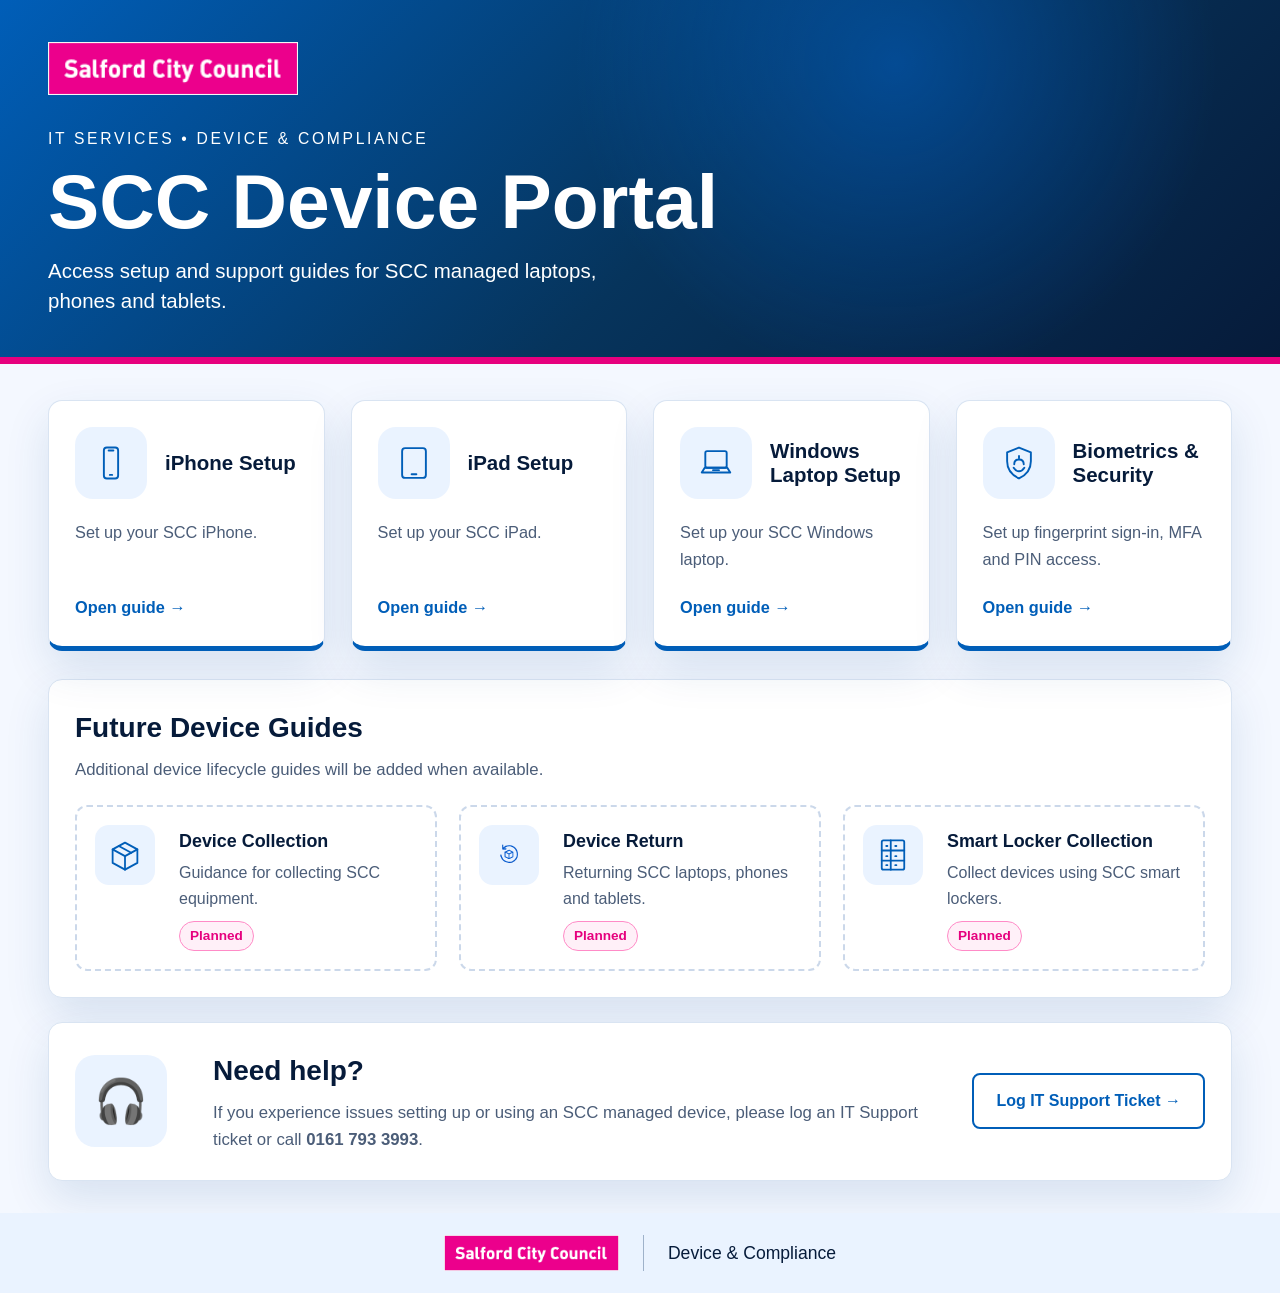
<file: index.html>
<!doctype html>
<html lang="en-GB">
<head>
  <meta charset="utf-8" />
  <meta name="viewport" content="width=device-width, initial-scale=1" />
  <title>SCC Device Portal</title>
  <link rel="stylesheet" href="style.css" />
</head>

<body>
  <header class="hero">
    <div class="wrap hero-inner">
      <div>
        <img class="scc-logo" src="images/scc-logo.png" alt="Salford City Council" />
        <p class="eyebrow">IT Services • Device & Compliance</p>
        <h1>SCC Device Portal</h1>
        <p class="lead">Access setup and support guides for SCC managed laptops, phones and tablets.</p>
      </div>
    </div>
  </header>

  <div class="magenta-line"></div>

  <main class="wrap">

    <section class="guide-grid" aria-label="Available device guides">

      <a class="guide-card" href="iphone/">
        <div class="card-header">
          <div class="icon">
            <img src="images/icons/iphone.svg" alt="" />
          </div>
          <h2>iPhone Setup</h2>
        </div>
        <p>Set up your SCC iPhone.</p>
        <span>Open guide →</span>
      </a>

      <a class="guide-card" href="ipad/">
        <div class="card-header">
          <div class="icon">
            <img src="images/icons/ipad.svg" alt="" />
          </div>
          <h2>iPad Setup</h2>
        </div>
        <p>Set up your SCC iPad.</p>
        <span>Open guide →</span>
      </a>

      <a class="guide-card" href="windows/">
        <div class="card-header">
          <div class="icon">
            <img src="images/icons/laptop.svg" alt="" />
          </div>
          <h2>Windows Laptop Setup</h2>
        </div>
        <p>Set up your SCC Windows laptop.</p>
        <span>Open guide →</span>
      </a>

      <a class="guide-card" href="biometric/">
        <div class="card-header">
          <div class="icon">
            <img src="images/icons/security.svg" alt="" />
          </div>
          <h2>Biometrics & Security</h2>
        </div>
        <p>Set up fingerprint sign-in, MFA and PIN access.</p>
        <span>Open guide →</span>
      </a>

    </section>

    <section class="future-section">
      <h2>Future Device Guides</h2>
      <p>Additional device lifecycle guides will be added when available.</p>

      <div class="future-grid">

        <div class="future-card">
          <div class="future-icon">
            <img src="images/icons/collection.svg" alt="" />
          </div>
          <div>
            <h3>Device Collection</h3>
            <p>Guidance for collecting SCC equipment.</p>
            <span>Planned</span>
          </div>
        </div>

        <div class="future-card">
          <div class="future-icon">
            <img src="images/icons/return.svg" alt="" />
          </div>
          <div>
            <h3>Device Return</h3>
            <p>Returning SCC laptops, phones and tablets.</p>
            <span>Planned</span>
          </div>
        </div>

        <div class="future-card">
          <div class="future-icon">
            <img src="images/icons/locker.svg" alt="" />
          </div>
          <div>
            <h3>Smart Locker Collection</h3>
            <p>Collect devices using SCC smart lockers.</p>
            <span>Planned</span>
          </div>
        </div>

      </div>
    </section>

    <section class="help-card">
      <div class="help-icon">🎧</div>
      <div>
        <h2>Need help?</h2>
        <p>If you experience issues setting up or using an SCC managed device, please log an IT Support ticket or call <strong>0161 793 3993</strong>.</p>
      </div>
      <a class="support-button" href="https://myrubix.salford.gov.uk">Log IT Support Ticket →</a>
    </section>

  </main>

  <footer class="footer">
    <div class="footer-inner">
      <img src="images/scc-logo.png" alt="Salford City Council" />
      <span></span>
      <p>Device & Compliance</p>
    </div>
  </footer>
</body>
</html>
</file>
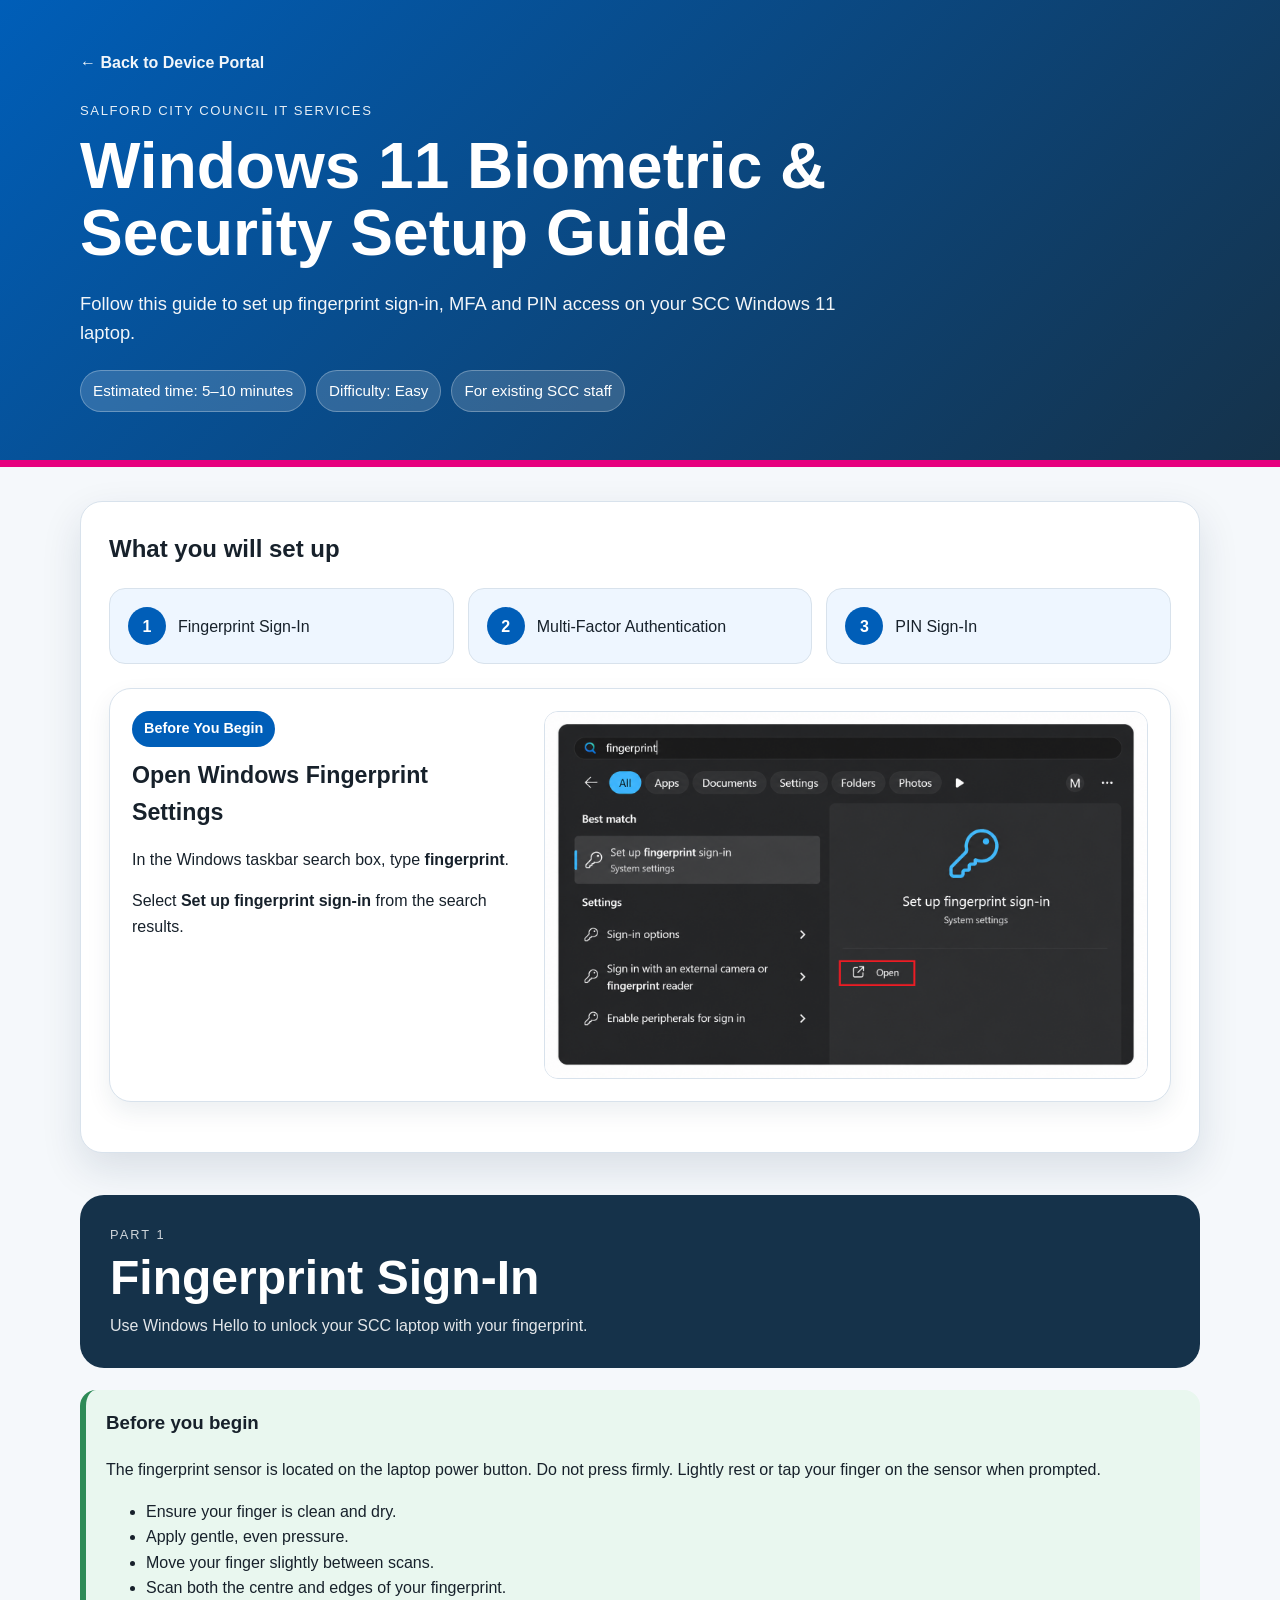
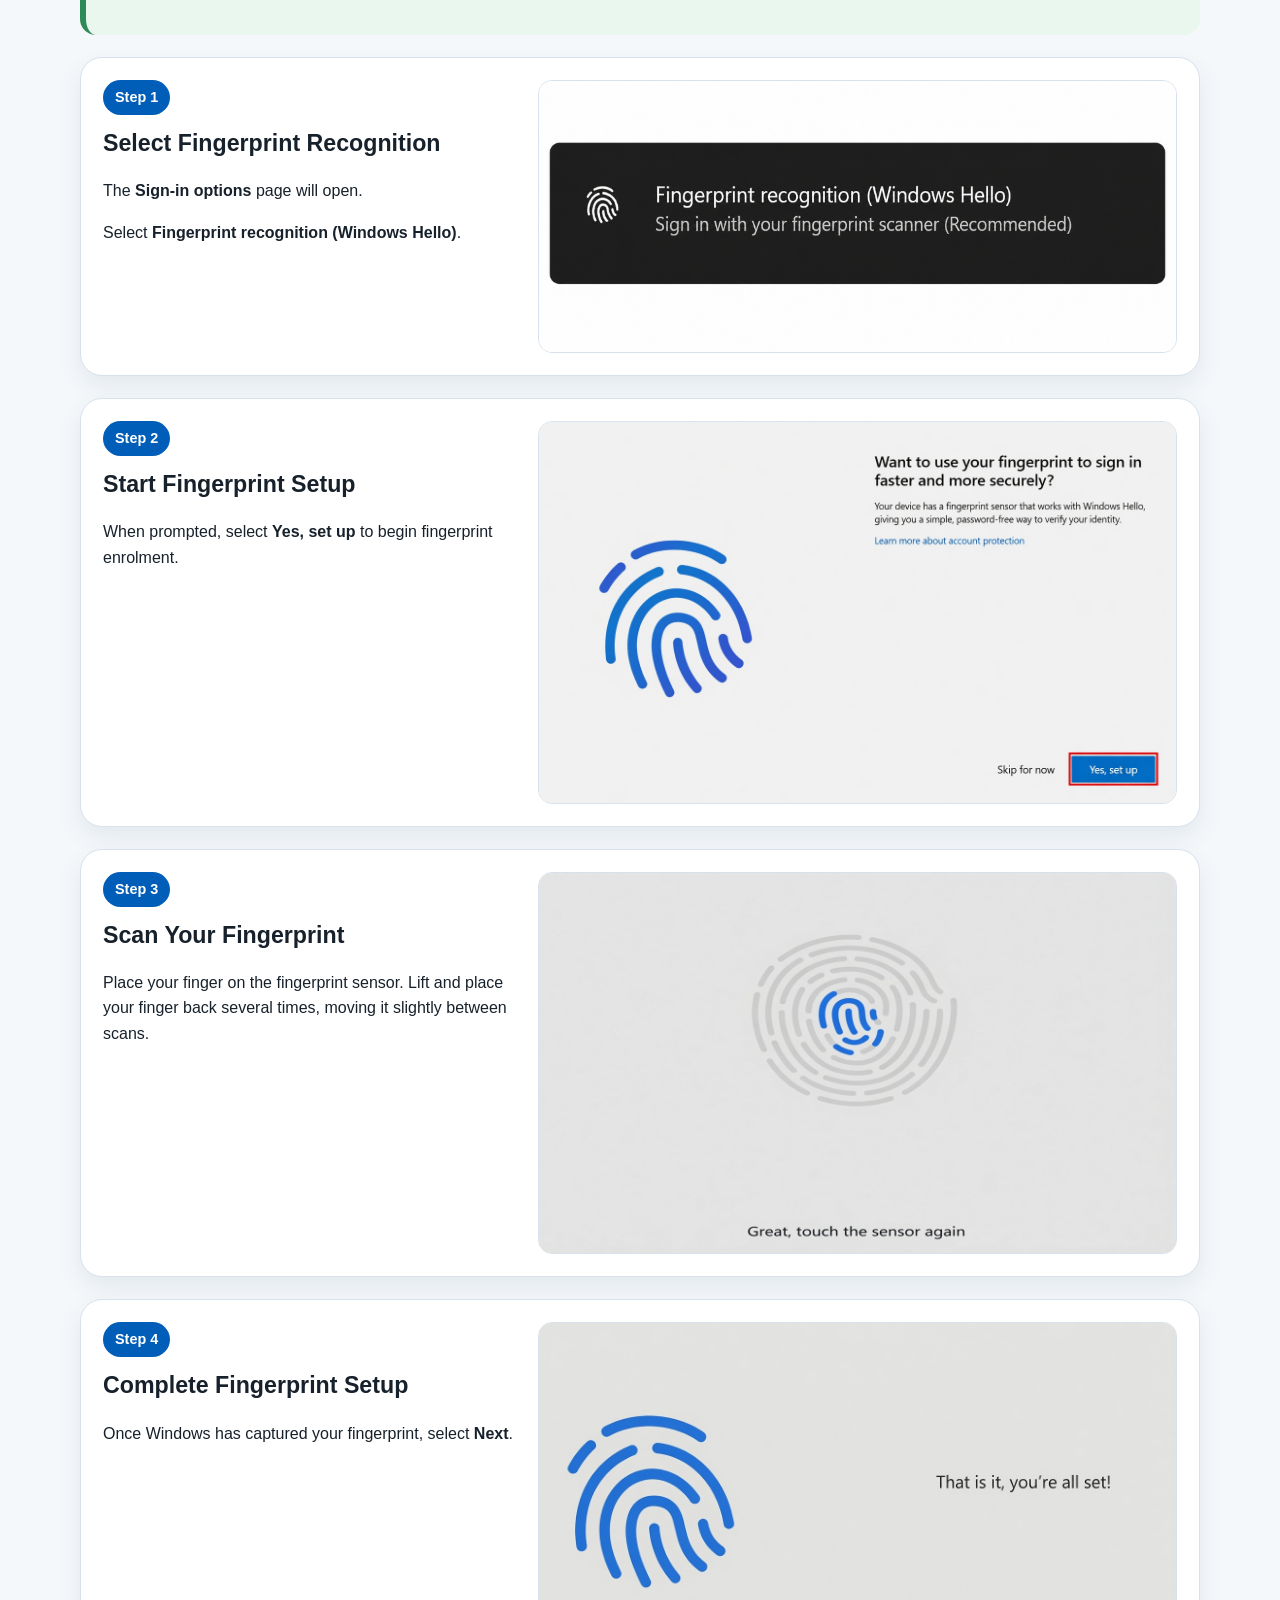
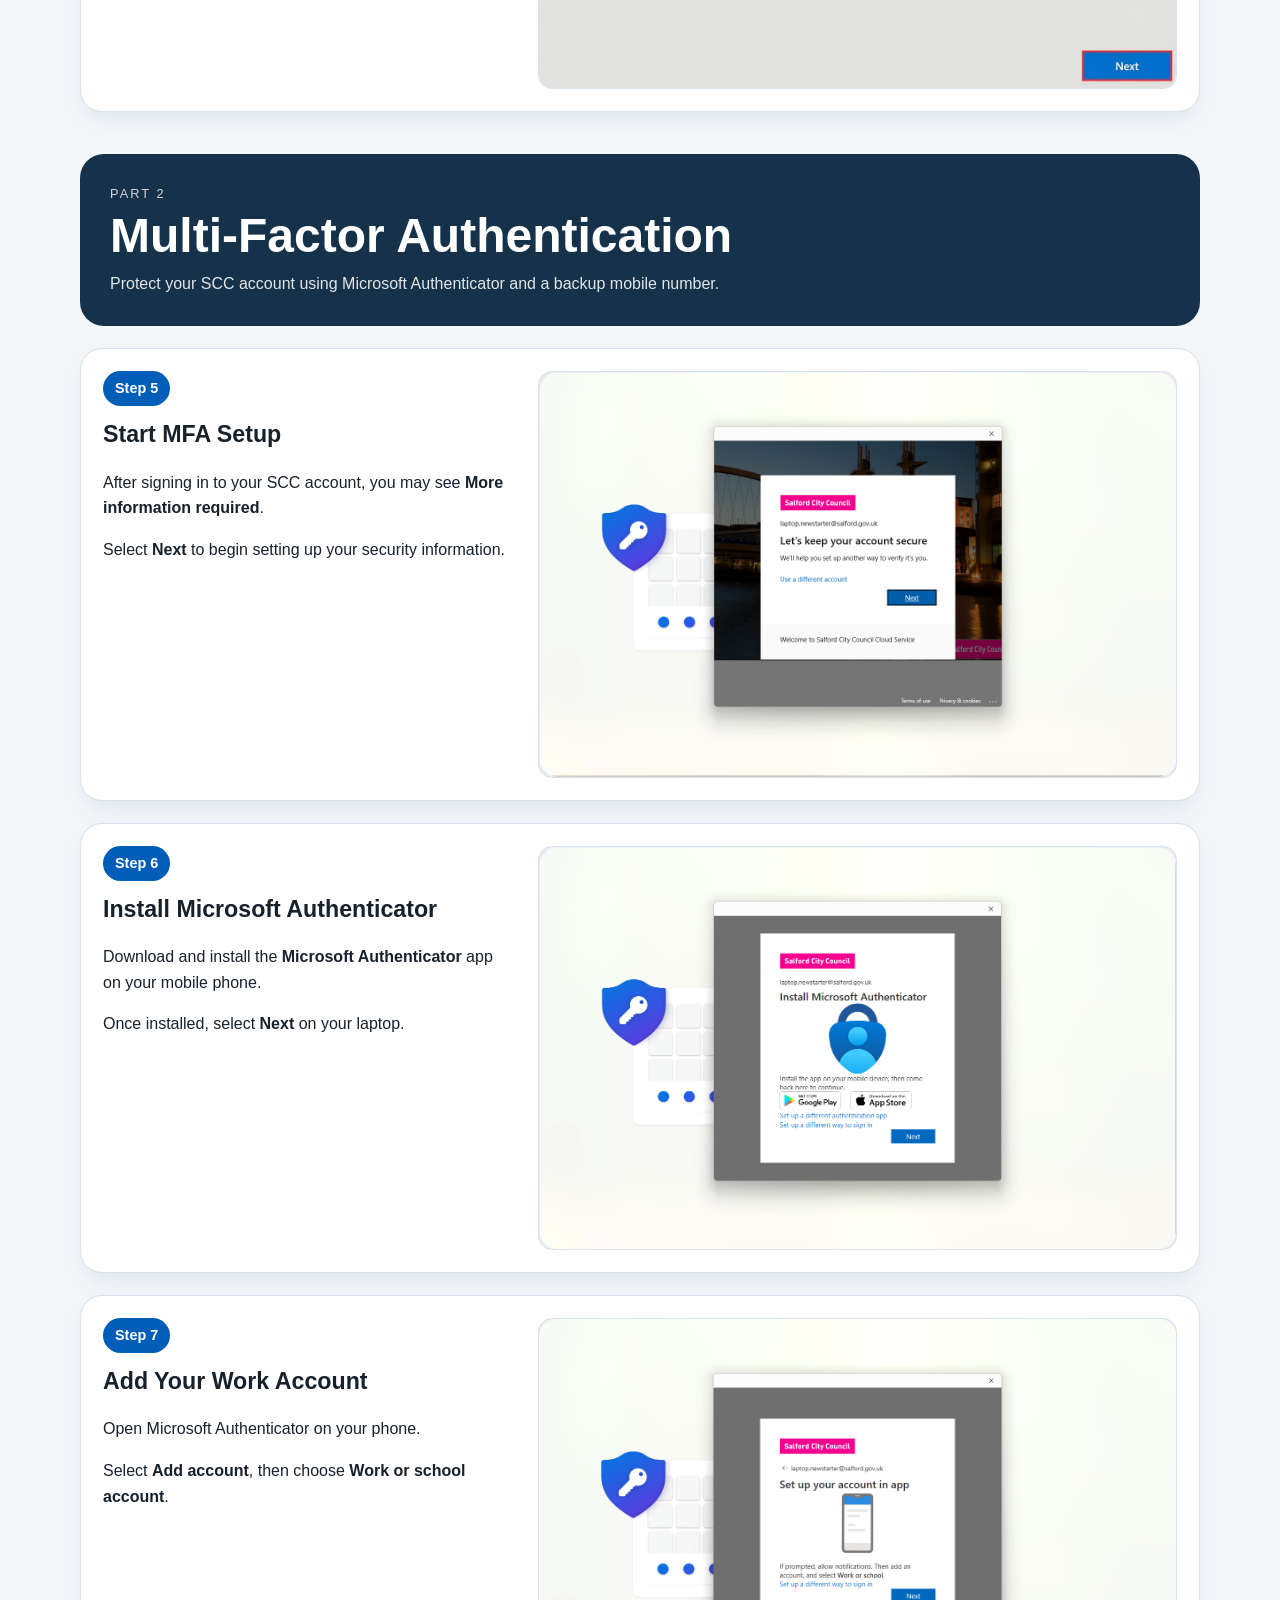
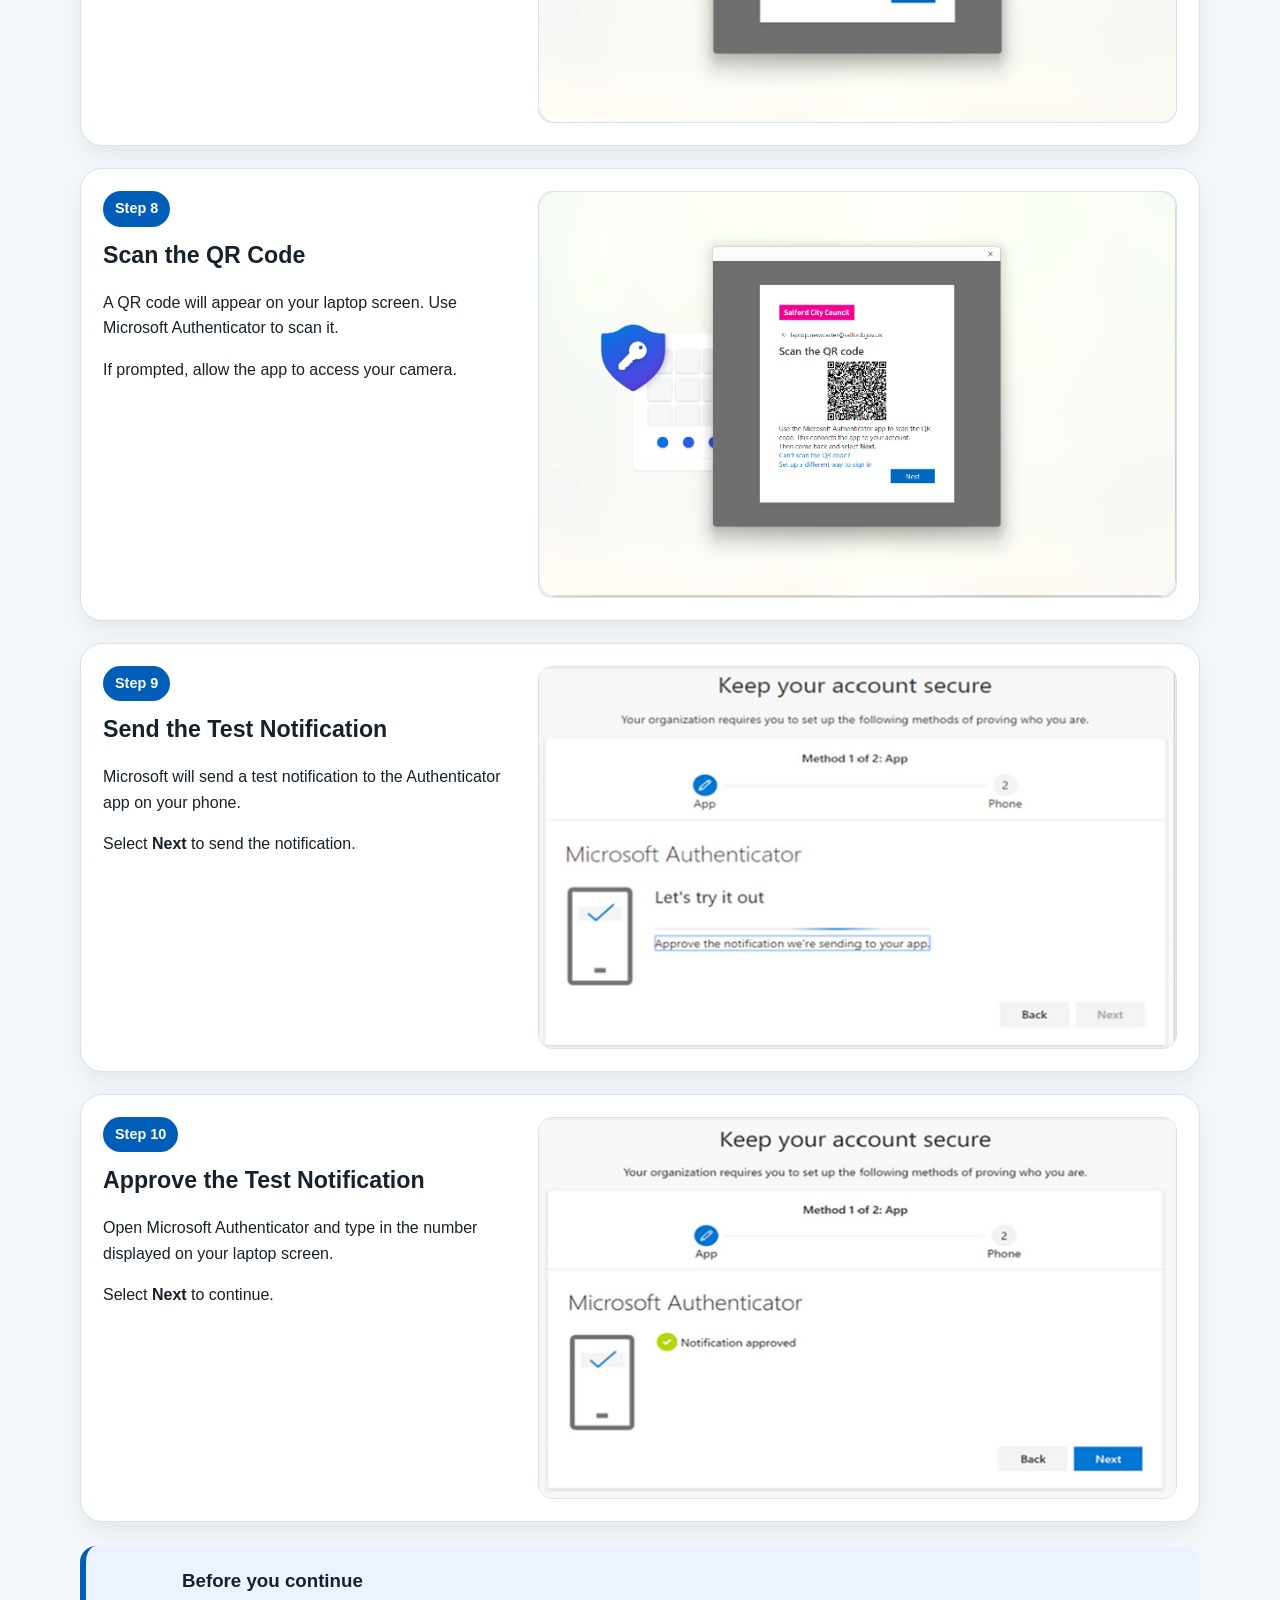
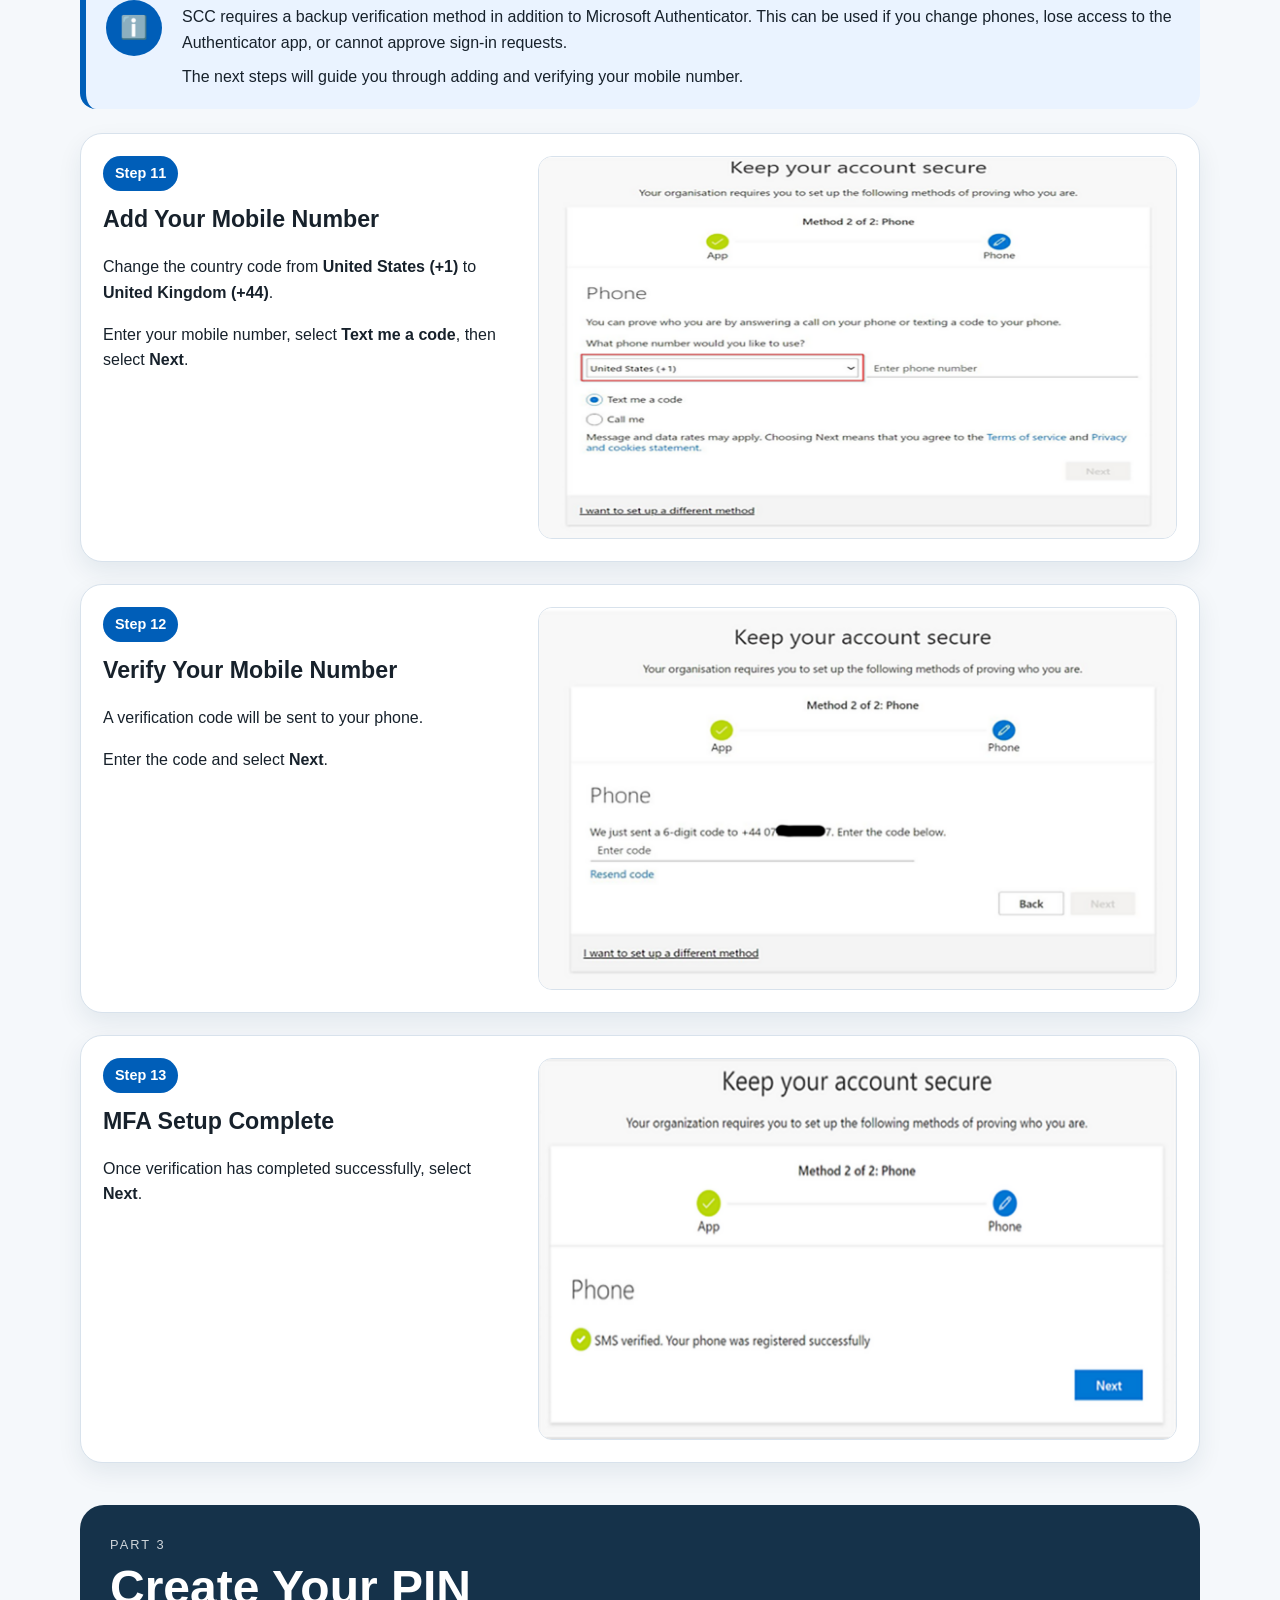
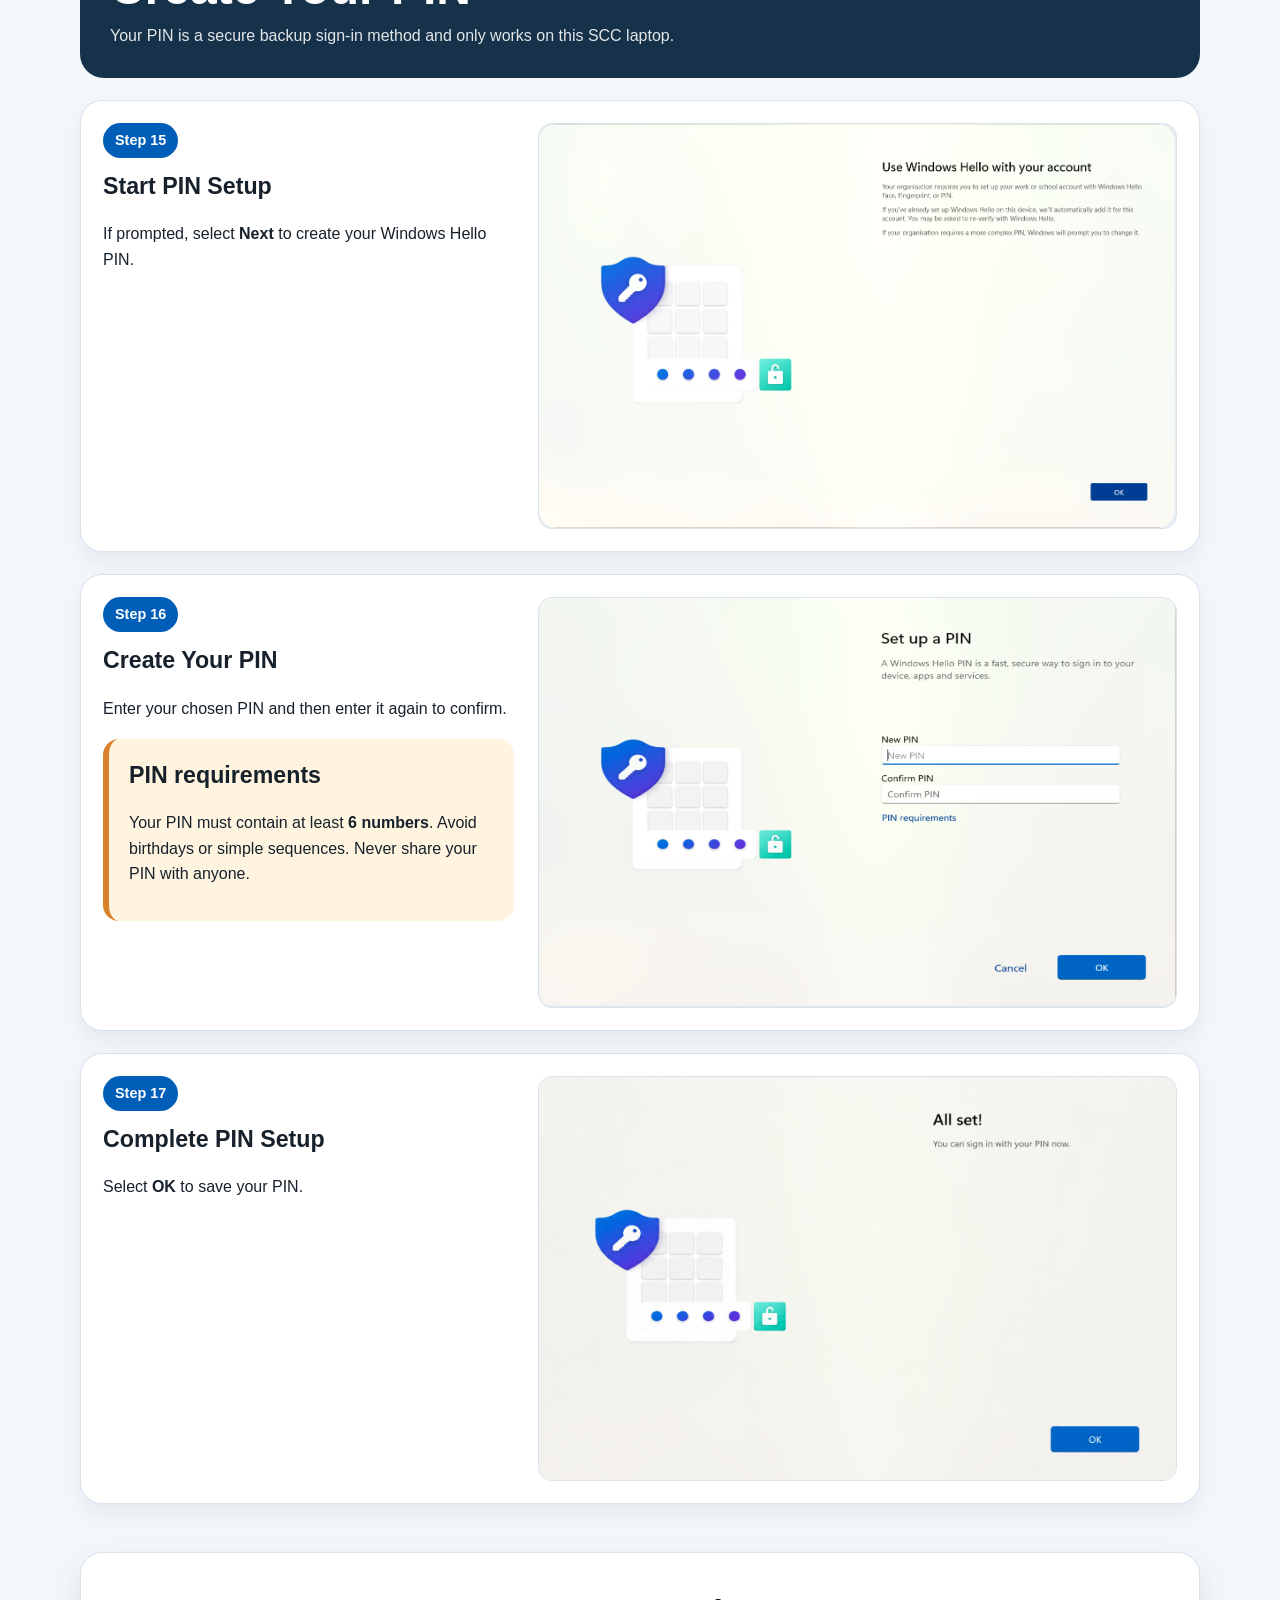
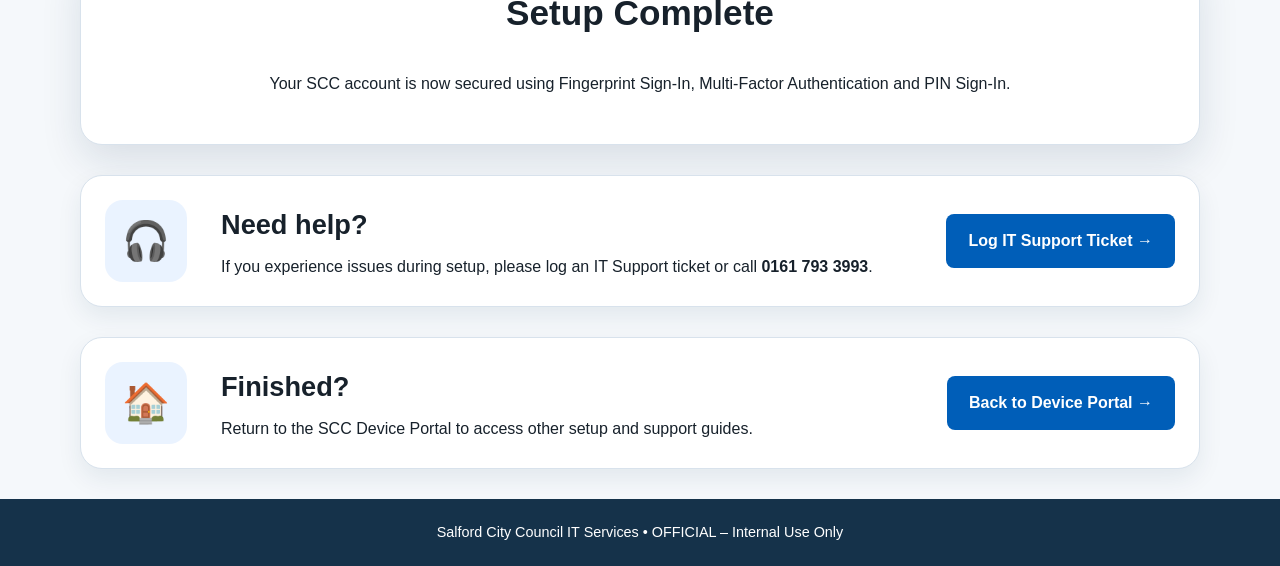
<file: biometric/index.html>
<!DOCTYPE html>
<html lang="en-GB">
<head>
  <meta charset="UTF-8" />
  <meta name="viewport" content="width=device-width, initial-scale=1.0" />
  <title>Windows 11 Biometric & Security Setup Guide</title>
  <link rel="stylesheet" href="style.css" />
</head>

<body>

<header class="hero">
  <div class="wrap">
    <a class="back-link" href="../">← Back to Device Portal</a>
    <p class="eyebrow">Salford City Council IT Services</p>
    <h1>Windows 11 Biometric & Security Setup Guide</h1>
    <p class="lead">Follow this guide to set up fingerprint sign-in, MFA and PIN access on your SCC Windows 11 laptop.</p>

    <div class="meta">
      <span>Estimated time: 5–10 minutes</span>
      <span>Difficulty: Easy</span>
      <span>For existing SCC staff</span>
    </div>
  </div>
</header>

<div class="magenta-line"></div>

<main class="wrap">

  <section class="overview card">
    <h2>What you will set up</h2>

    <div class="overview-grid">
      <a href="#fingerprint" class="overview-item"><strong>1</strong><span>Fingerprint Sign-In</span></a>
      <a href="#mfa" class="overview-item"><strong>2</strong><span>Multi-Factor Authentication</span></a>
      <a href="#pin" class="overview-item"><strong>3</strong><span>PIN Sign-In</span></a>
    </div>

    <article class="step start-step">
      <div class="step-text">
        <span class="step-number">Before You Begin</span>
        <h3>Open Windows Fingerprint Settings</h3>
        <p>In the Windows taskbar search box, type <strong>fingerprint</strong>.</p>
        <p>Select <strong>Set up fingerprint sign-in</strong> from the search results.</p>
      </div>

      <img src="images/start-fingerprint-search.png" alt="Search for Set up fingerprint sign-in from the Windows taskbar">
    </article>
  </section>

  <section id="fingerprint" class="section-block">
    <div class="section-header">
      <p>Part 1</p>
      <h2>Fingerprint Sign-In</h2>
      <span>Use Windows Hello to unlock your SCC laptop with your fingerprint.</span>
    </div>

    <div class="callout tip">
      <h3>Before you begin</h3>
      <p>The fingerprint sensor is located on the laptop power button. Do not press firmly. Lightly rest or tap your finger on the sensor when prompted.</p>
      <ul>
        <li>Ensure your finger is clean and dry.</li>
        <li>Apply gentle, even pressure.</li>
        <li>Move your finger slightly between scans.</li>
        <li>Scan both the centre and edges of your fingerprint.</li>
      </ul>
    </div>

    <article class="step">
      <div class="step-text">
        <span class="step-number">Step 1</span>
        <h3>Select Fingerprint Recognition</h3>
        <p>The <strong>Sign-in options</strong> page will open.</p>
        <p>Select <strong>Fingerprint recognition (Windows Hello)</strong>.</p>
      </div>
      <img src="images/fingerprint-01.png" alt="Fingerprint recognition Windows Hello option in Sign-in options">
    </article>

    <article class="step">
      <div class="step-text">
        <span class="step-number">Step 2</span>
        <h3>Start Fingerprint Setup</h3>
        <p>When prompted, select <strong>Yes, set up</strong> to begin fingerprint enrolment.</p>
      </div>
      <img src="images/fingerprint-02.png" alt="Start fingerprint setup" />
    </article>

    <article class="step">
      <div class="step-text">
        <span class="step-number">Step 3</span>
        <h3>Scan Your Fingerprint</h3>
        <p>Place your finger on the fingerprint sensor. Lift and place your finger back several times, moving it slightly between scans.</p>
      </div>
      <img src="images/fingerprint-03.png" alt="Scan fingerprint" />
    </article>

    <article class="step">
      <div class="step-text">
        <span class="step-number">Step 4</span>
        <h3>Complete Fingerprint Setup</h3>
        <p>Once Windows has captured your fingerprint, select <strong>Next</strong>.</p>
      </div>
      <img src="images/fingerprint-04.png" alt="Fingerprint setup complete" />
    </article>
  </section>

  <section id="mfa" class="section-block">
  <div class="section-header">
    <p>Part 2</p>
    <h2>Multi-Factor Authentication</h2>
    <span>Protect your SCC account using Microsoft Authenticator and a backup mobile number.</span>
  </div>

  <article class="step">
    <div class="step-text">
      <span class="step-number">Step 5</span>
      <h3>Start MFA Setup</h3>
      <p>After signing in to your SCC account, you may see <strong>More information required</strong>.</p>
      <p>Select <strong>Next</strong> to begin setting up your security information.</p>
    </div>
    <img src="images/mfa-01.png" alt="More information required screen" />
  </article>

  <article class="step">
    <div class="step-text">
      <span class="step-number">Step 6</span>
      <h3>Install Microsoft Authenticator</h3>
      <p>Download and install the <strong>Microsoft Authenticator</strong> app on your mobile phone.</p>
      <p>Once installed, select <strong>Next</strong> on your laptop.</p>
    </div>
    <img src="images/mfa-02.png" alt="Install Microsoft Authenticator" />
  </article>

  <article class="step">
    <div class="step-text">
      <span class="step-number">Step 7</span>
      <h3>Add Your Work Account</h3>
      <p>Open Microsoft Authenticator on your phone.</p>
      <p>Select <strong>Add account</strong>, then choose <strong>Work or school account</strong>.</p>
    </div>
    <img src="images/mfa-03.png" alt="Add work or school account" />
  </article>

  <article class="step">
    <div class="step-text">
      <span class="step-number">Step 8</span>
      <h3>Scan the QR Code</h3>
      <p>A QR code will appear on your laptop screen. Use Microsoft Authenticator to scan it.</p>
      <p>If prompted, allow the app to access your camera.</p>
    </div>
    <img src="images/mfa-04.png" alt="Scan QR code" />
  </article>

  <article class="step">
    <div class="step-text">
      <span class="step-number">Step 9</span>
      <h3>Send the Test Notification</h3>
      <p>Microsoft will send a test notification to the Authenticator app on your phone.</p>
      <p>Select <strong>Next</strong> to send the notification.</p>
    </div>
    <img src="images/mfa-05.png" alt="Send test notification" />
  </article>

  <article class="step">
    <div class="step-text">
      <span class="step-number">Step 10</span>
      <h3>Approve the Test Notification</h3>
      <p>Open Microsoft Authenticator and type in the number displayed on your laptop screen.</p>
      <p>Select <strong>Next</strong> to continue.</p>
    </div>
    <img src="images/mfa-06.png" alt="Approve test notification" />
  </article>

<section class="info-card">
    <div class="info-icon">ℹ️</div>
    <div>
        <h3>Before you continue</h3>
        <p>
            SCC requires a backup verification method in addition to Microsoft
            Authenticator. This can be used if you change phones, lose access
            to the Authenticator app, or cannot approve sign-in requests.
        </p>
        <p>
            The next steps will guide you through adding and verifying your
            mobile number.
        </p>
    </div>
</section>

  <article class="step">
    <div class="step-text">
      <span class="step-number">Step 11</span>
      <h3>Add Your Mobile Number</h3>
      <p>Change the country code from <strong>United States (+1)</strong> to <strong>United Kingdom (+44)</strong>.</p>
      <p>Enter your mobile number, select <strong>Text me a code</strong>, then select <strong>Next</strong>.</p>
    </div>
    <img src="images/mfa-08.png" alt="Add mobile number" />
  </article>

  <article class="step">
    <div class="step-text">
      <span class="step-number">Step 12</span>
      <h3>Verify Your Mobile Number</h3>
      <p>A verification code will be sent to your phone.</p>
      <p>Enter the code and select <strong>Next</strong>.</p>
    </div>
    <img src="images/mfa-09.png" alt="Verify mobile number" />
  </article>

  <article class="step">
    <div class="step-text">
      <span class="step-number">Step 13</span>
      <h3>MFA Setup Complete</h3>
      <p>Once verification has completed successfully, select <strong>Next</strong>.</p>
    </div>
    <img src="images/mfa-10.png" alt="MFA setup complete" />
  </article>
</section>

  <section id="pin" class="section-block">
    <div class="section-header">
      <p>Part 3</p>
      <h2>Create Your PIN</h2>
      <span>Your PIN is a secure backup sign-in method and only works on this SCC laptop.</span>
    </div>

    <article class="step">
      <div class="step-text">
        <span class="step-number">Step 15</span>
        <h3>Start PIN Setup</h3>
        <p>If prompted, select <strong>Next</strong> to create your Windows Hello PIN.</p>
      </div>
      <img src="images/pin-01.png" alt="Start PIN setup" />
    </article>

    <article class="step">
      <div class="step-text">
        <span class="step-number">Step 16</span>
        <h3>Create Your PIN</h3>
        <p>Enter your chosen PIN and then enter it again to confirm.</p>

        <div class="callout warning">
          <h3>PIN requirements</h3>
          <p>Your PIN must contain at least <strong>6 numbers</strong>. Avoid birthdays or simple sequences. Never share your PIN with anyone.</p>
        </div>
      </div>
      <img src="images/pin-02.png" alt="Create PIN" />
    </article>

    <article class="step">
      <div class="step-text">
        <span class="step-number">Step 17</span>
        <h3>Complete PIN Setup</h3>
        <p>Select <strong>OK</strong> to save your PIN.</p>
      </div>
      <img src="images/pin-03.png" alt="PIN setup complete" />
    </article>
  </section>

  <section class="complete card">
    <h2>Setup Complete</h2>
    <p>Your SCC account is now secured using Fingerprint Sign-In, Multi-Factor Authentication and PIN Sign-In.</p>
  </section> 

  <section class="help-card">
    <div class="help-icon">🎧</div>

    <div>
      <h2>Need help?</h2>
      <p>
        If you experience issues during setup, please log an IT Support ticket or call
        <strong>0161 793 3993</strong>.
      </p>
    </div>

    <a class="support-button" href="https://myrubix.salford.gov.uk">
      Log IT Support Ticket →
    </a>
  </section>

  <section class="help-card">
    <div class="help-icon">🏠</div>

    <div>
      <h2>Finished?</h2>
      <p>
        Return to the SCC Device Portal to access other setup and support guides.
      </p>
    </div>

    <a class="support-button" href="../">
      Back to Device Portal →
    </a>
  </section>

</main>

<footer>
  <p>Salford City Council IT Services • OFFICIAL – Internal Use Only</p>
</footer>

</body>
</html>
</file>
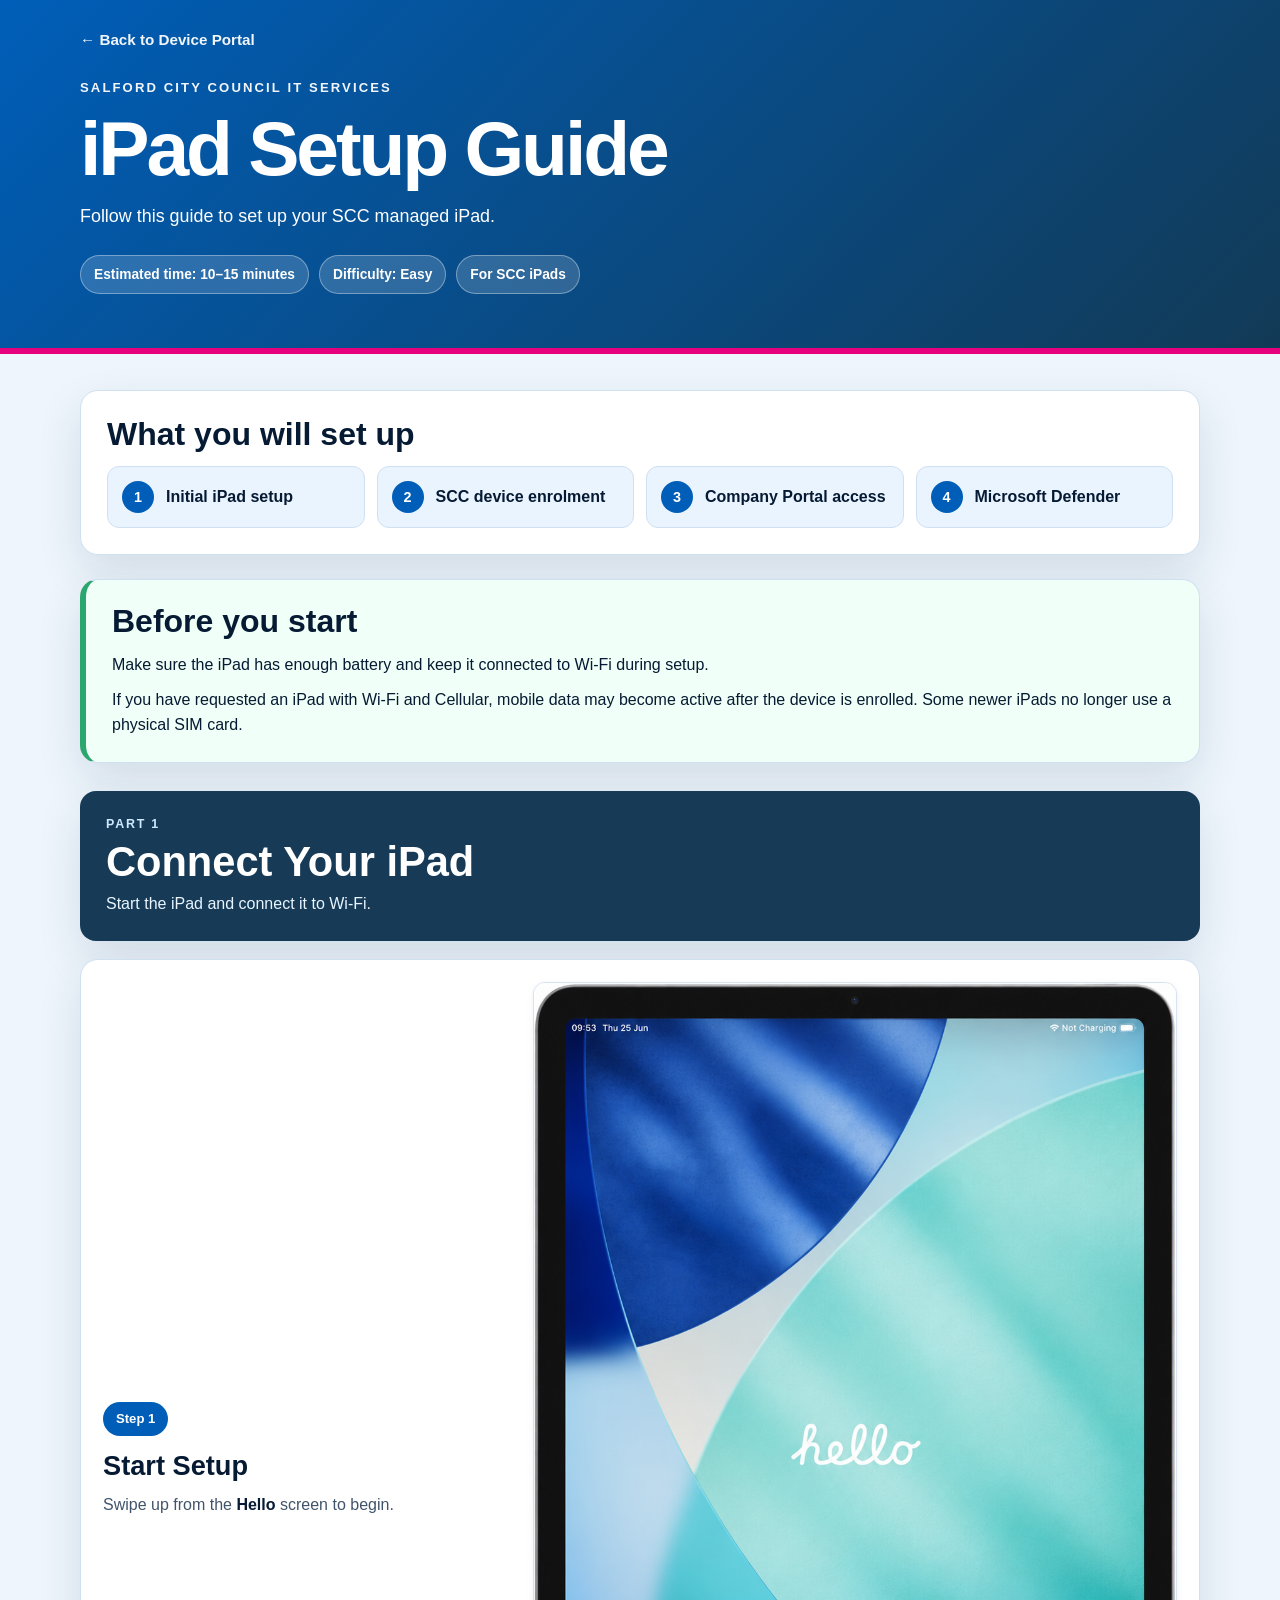
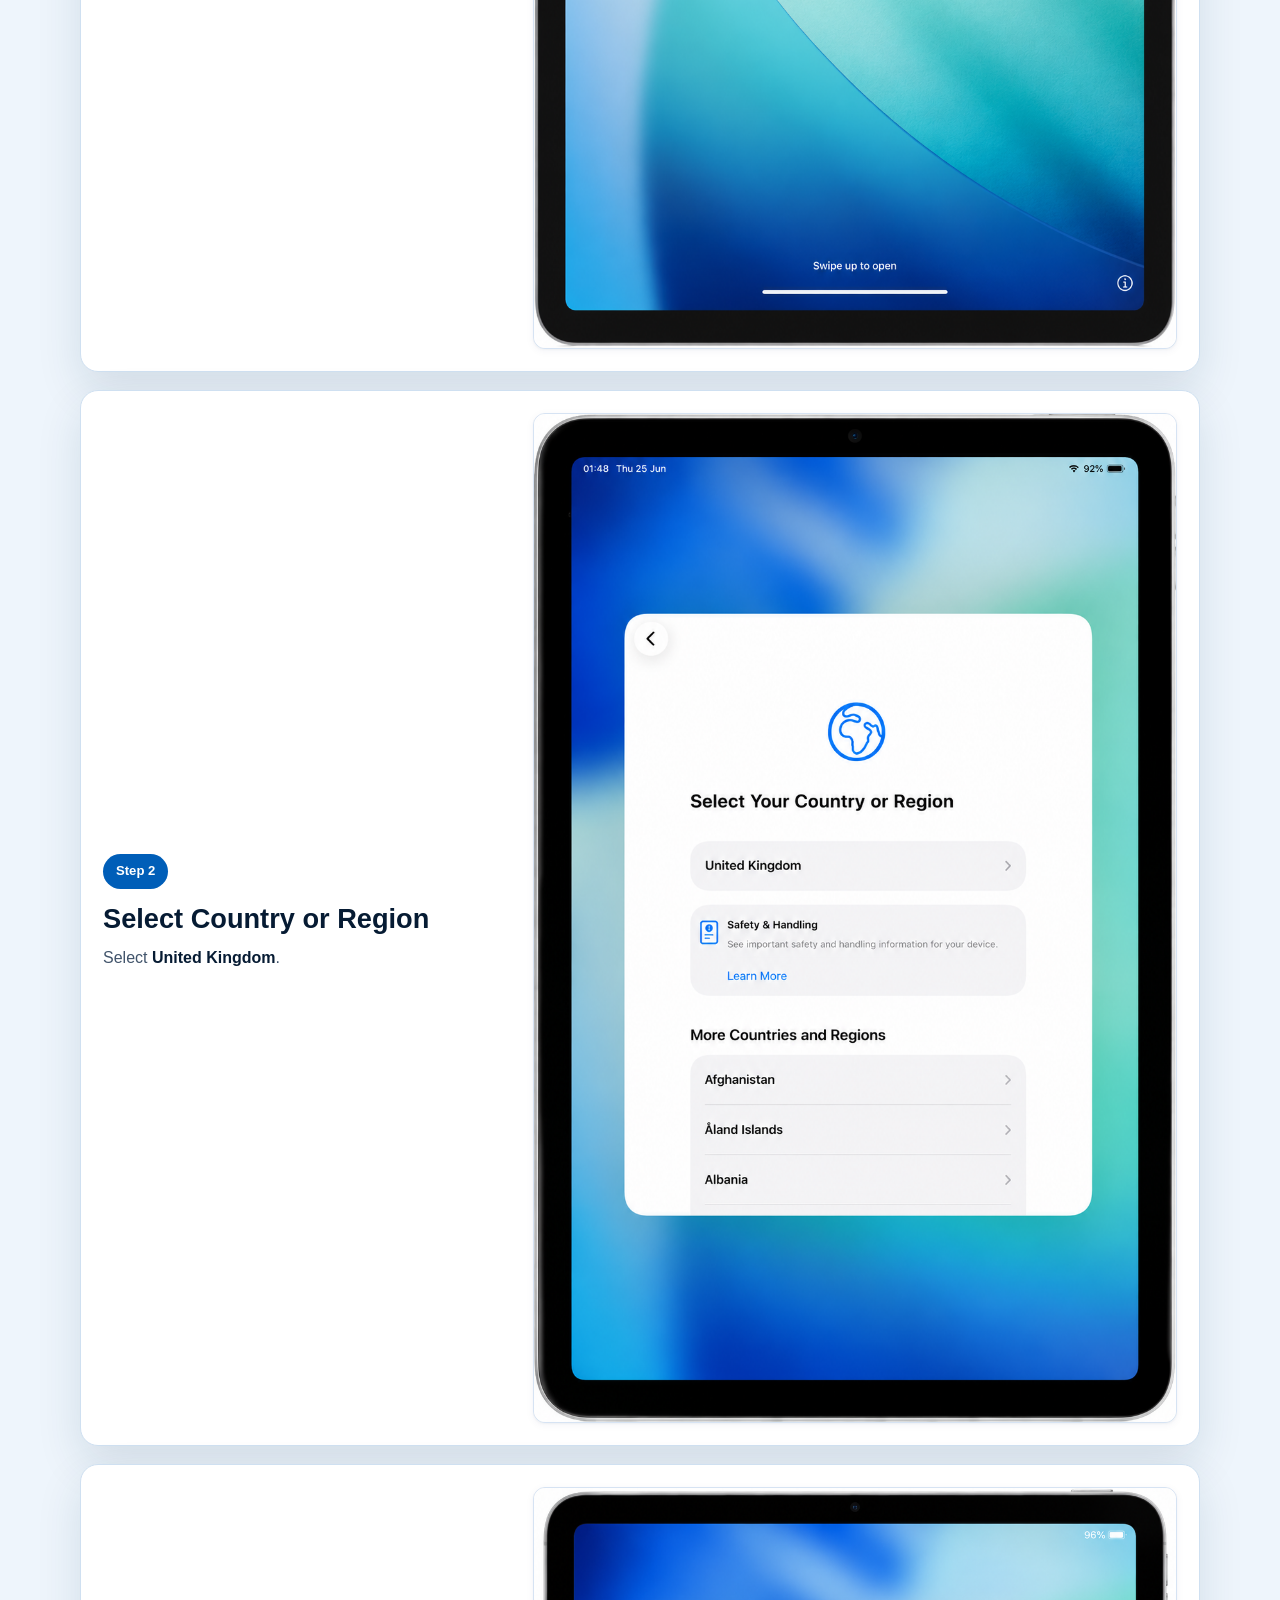
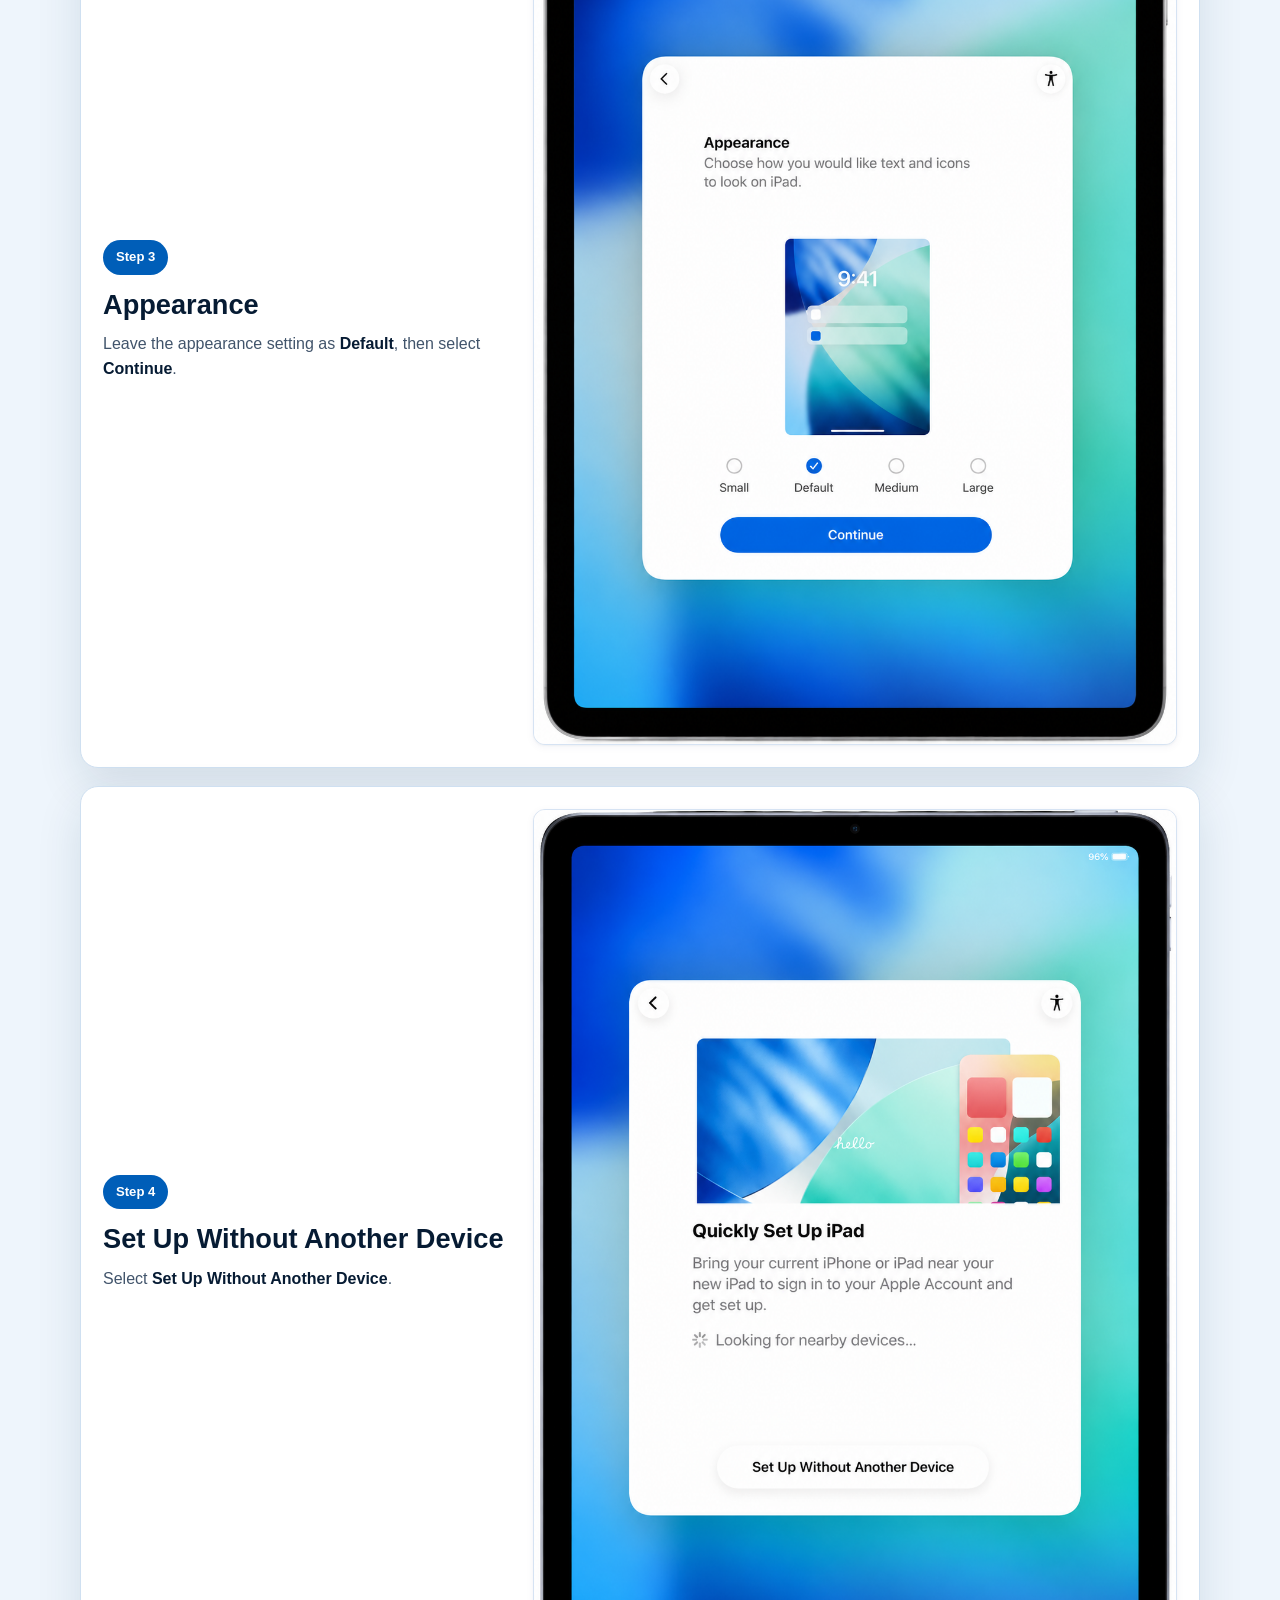
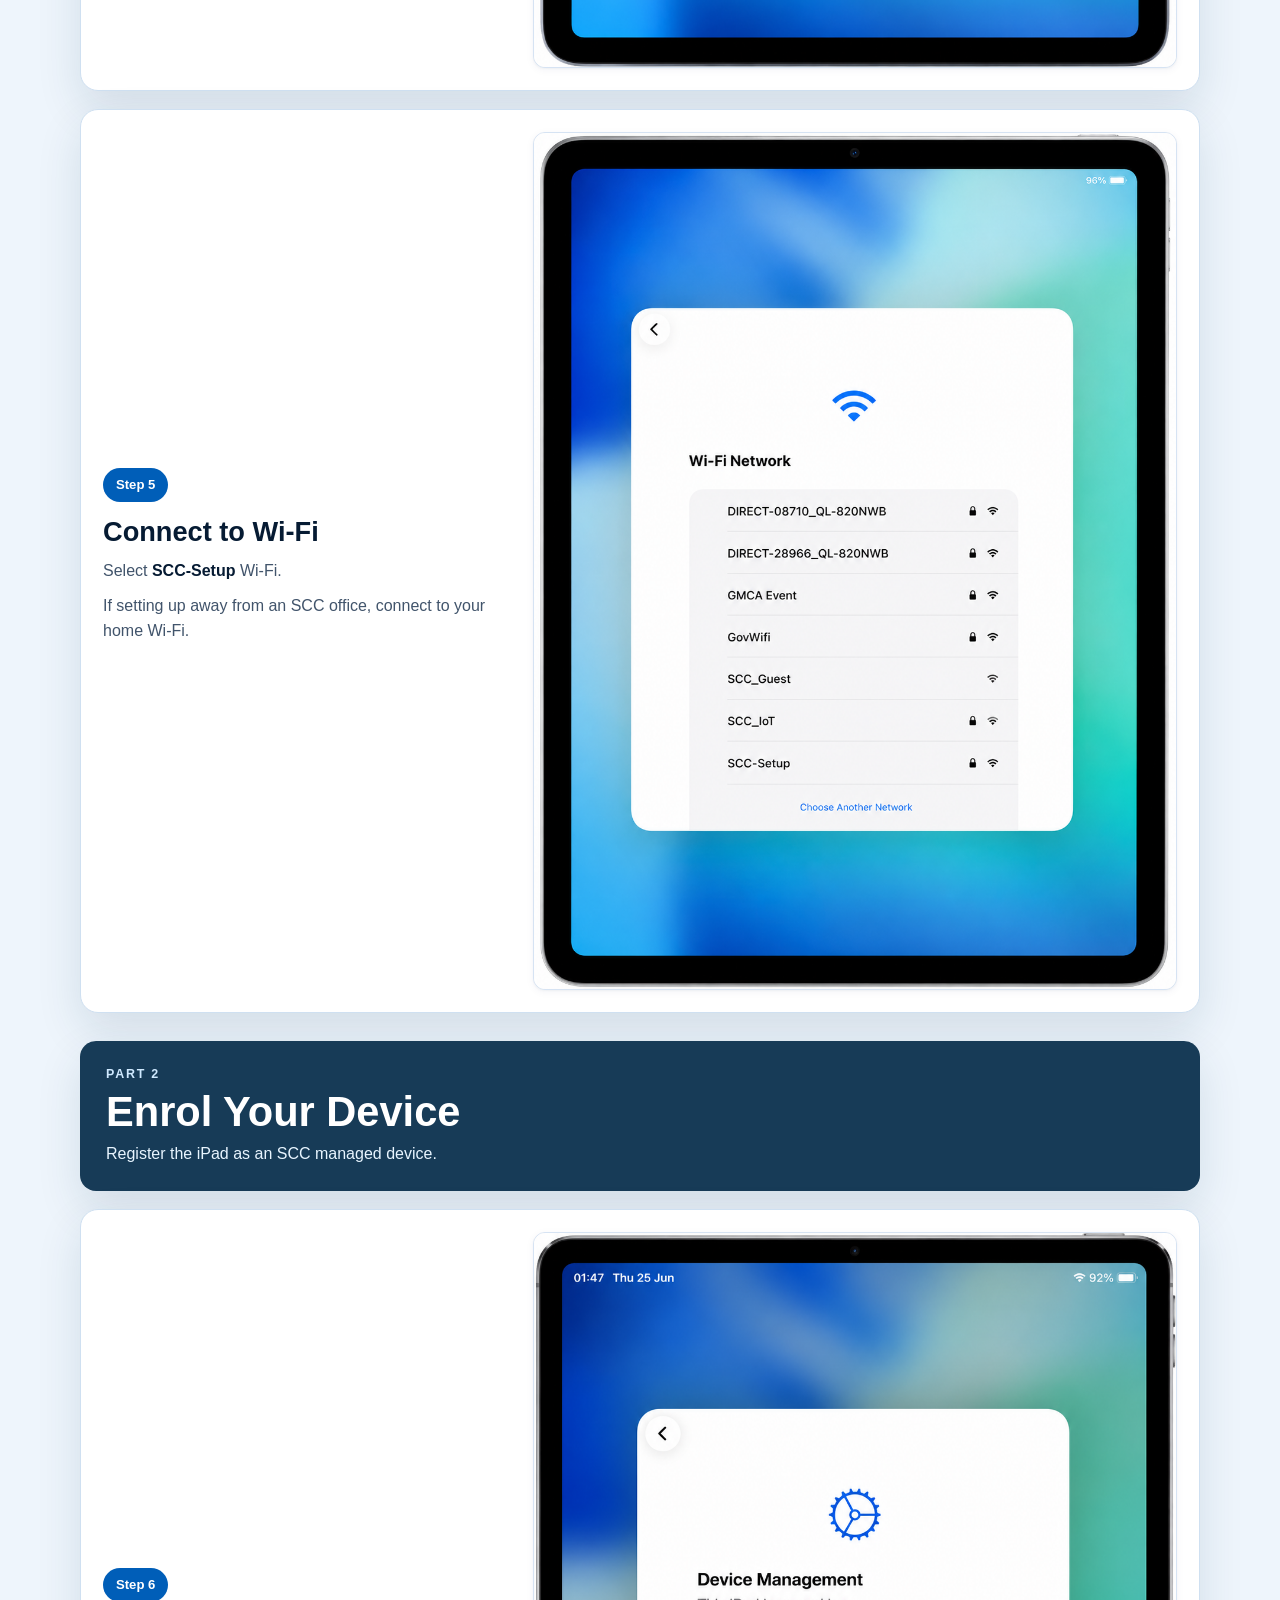
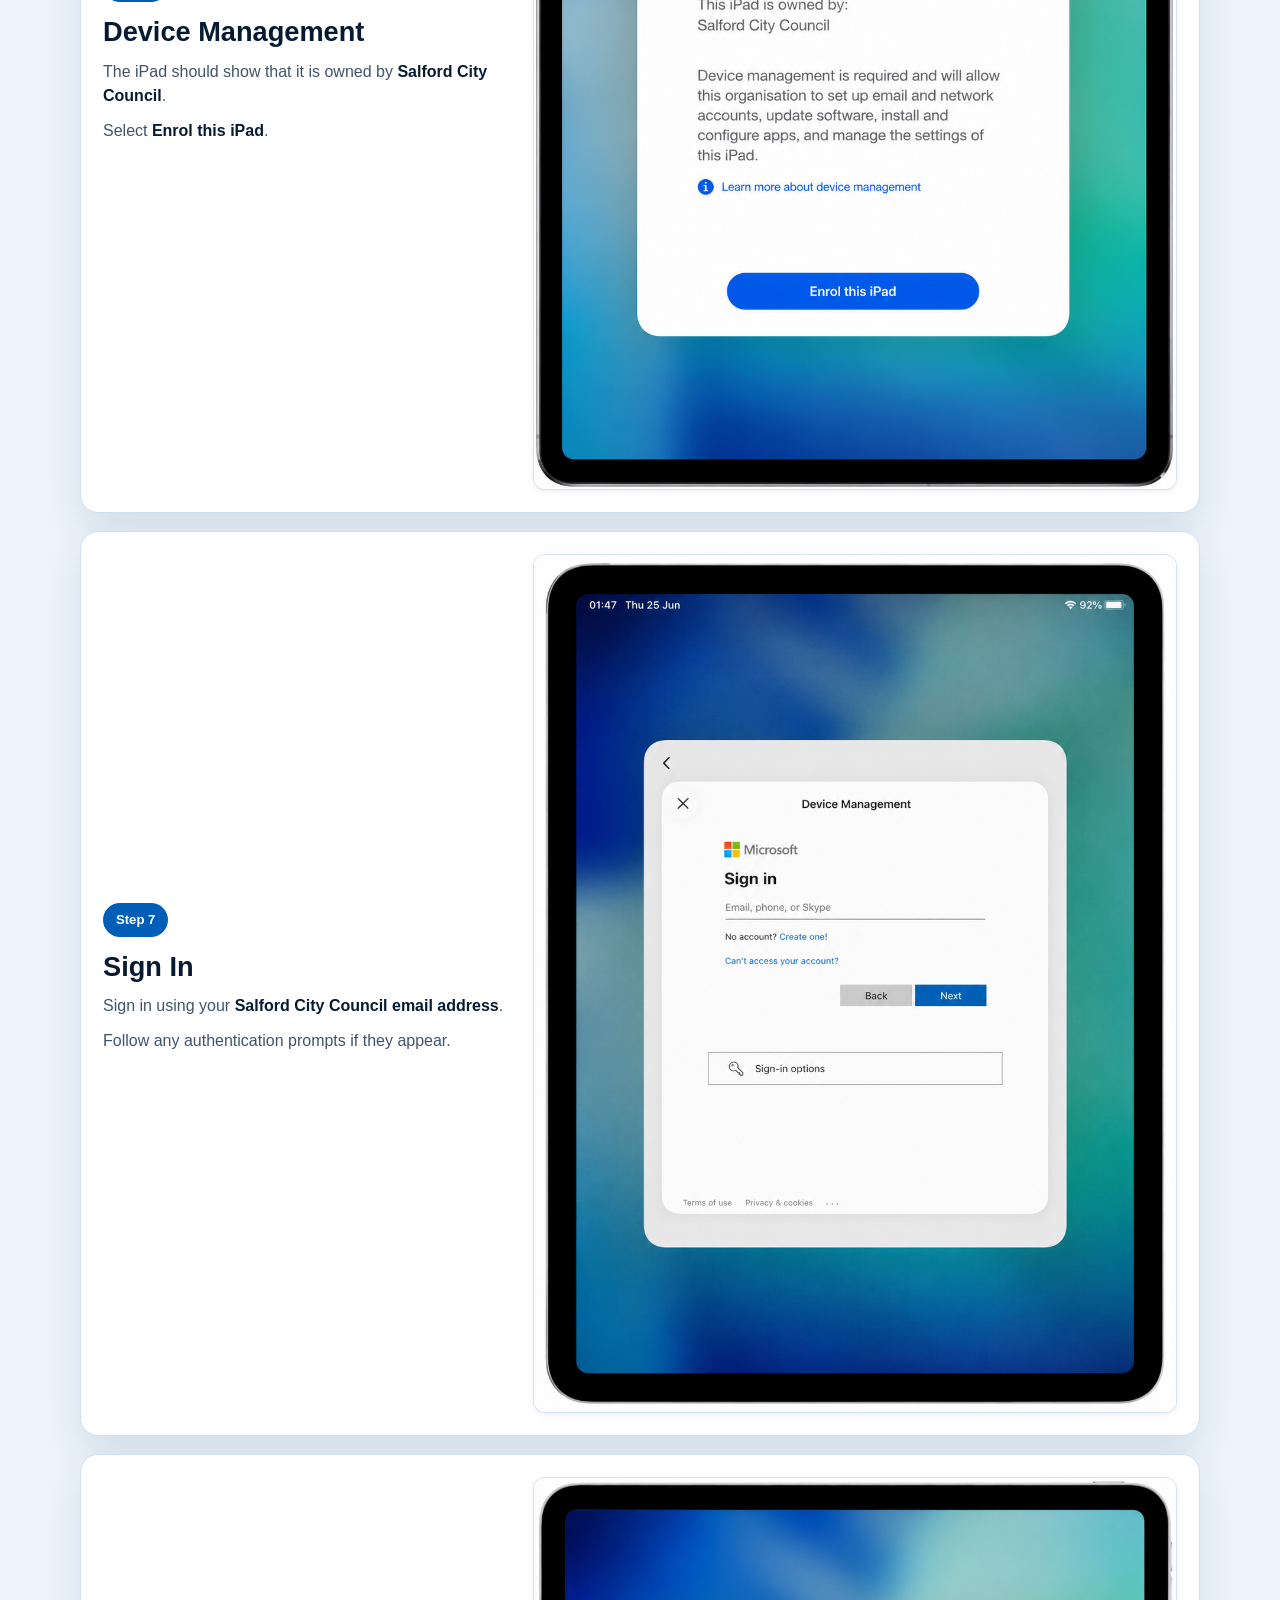
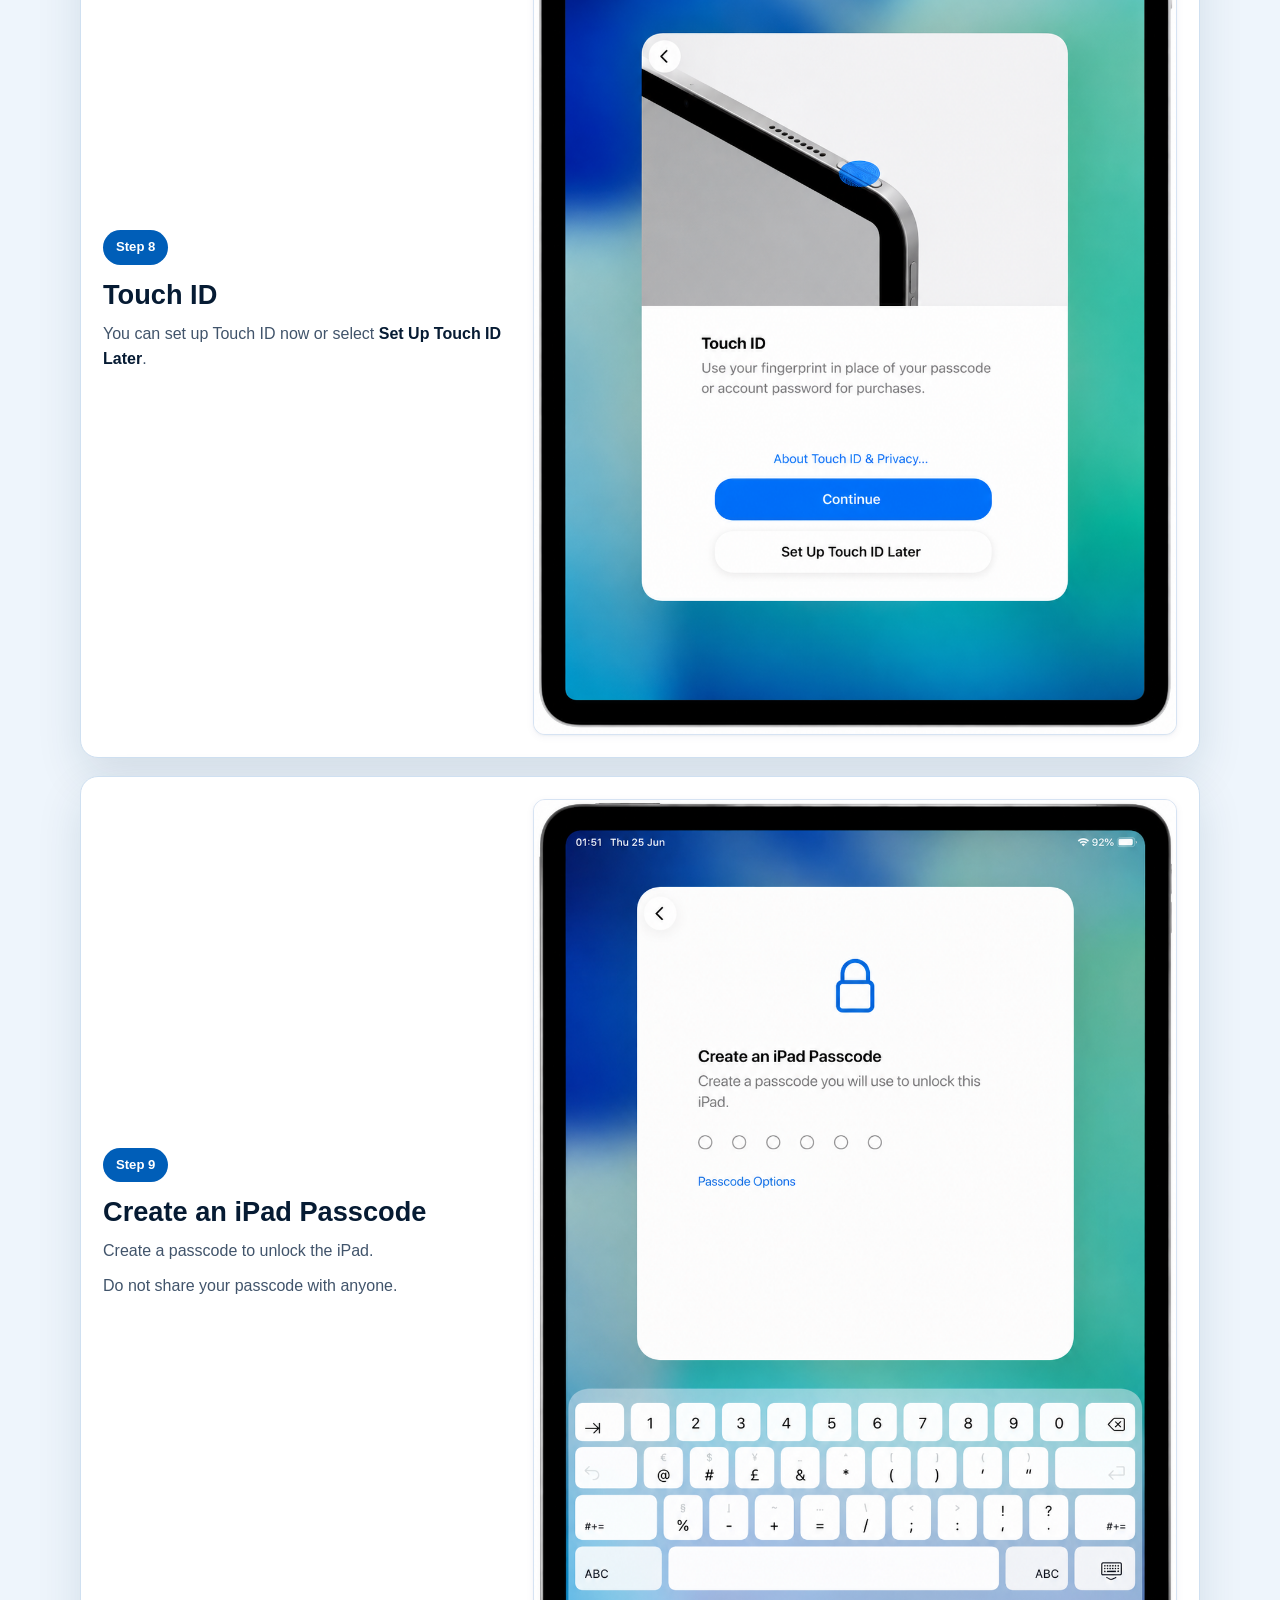
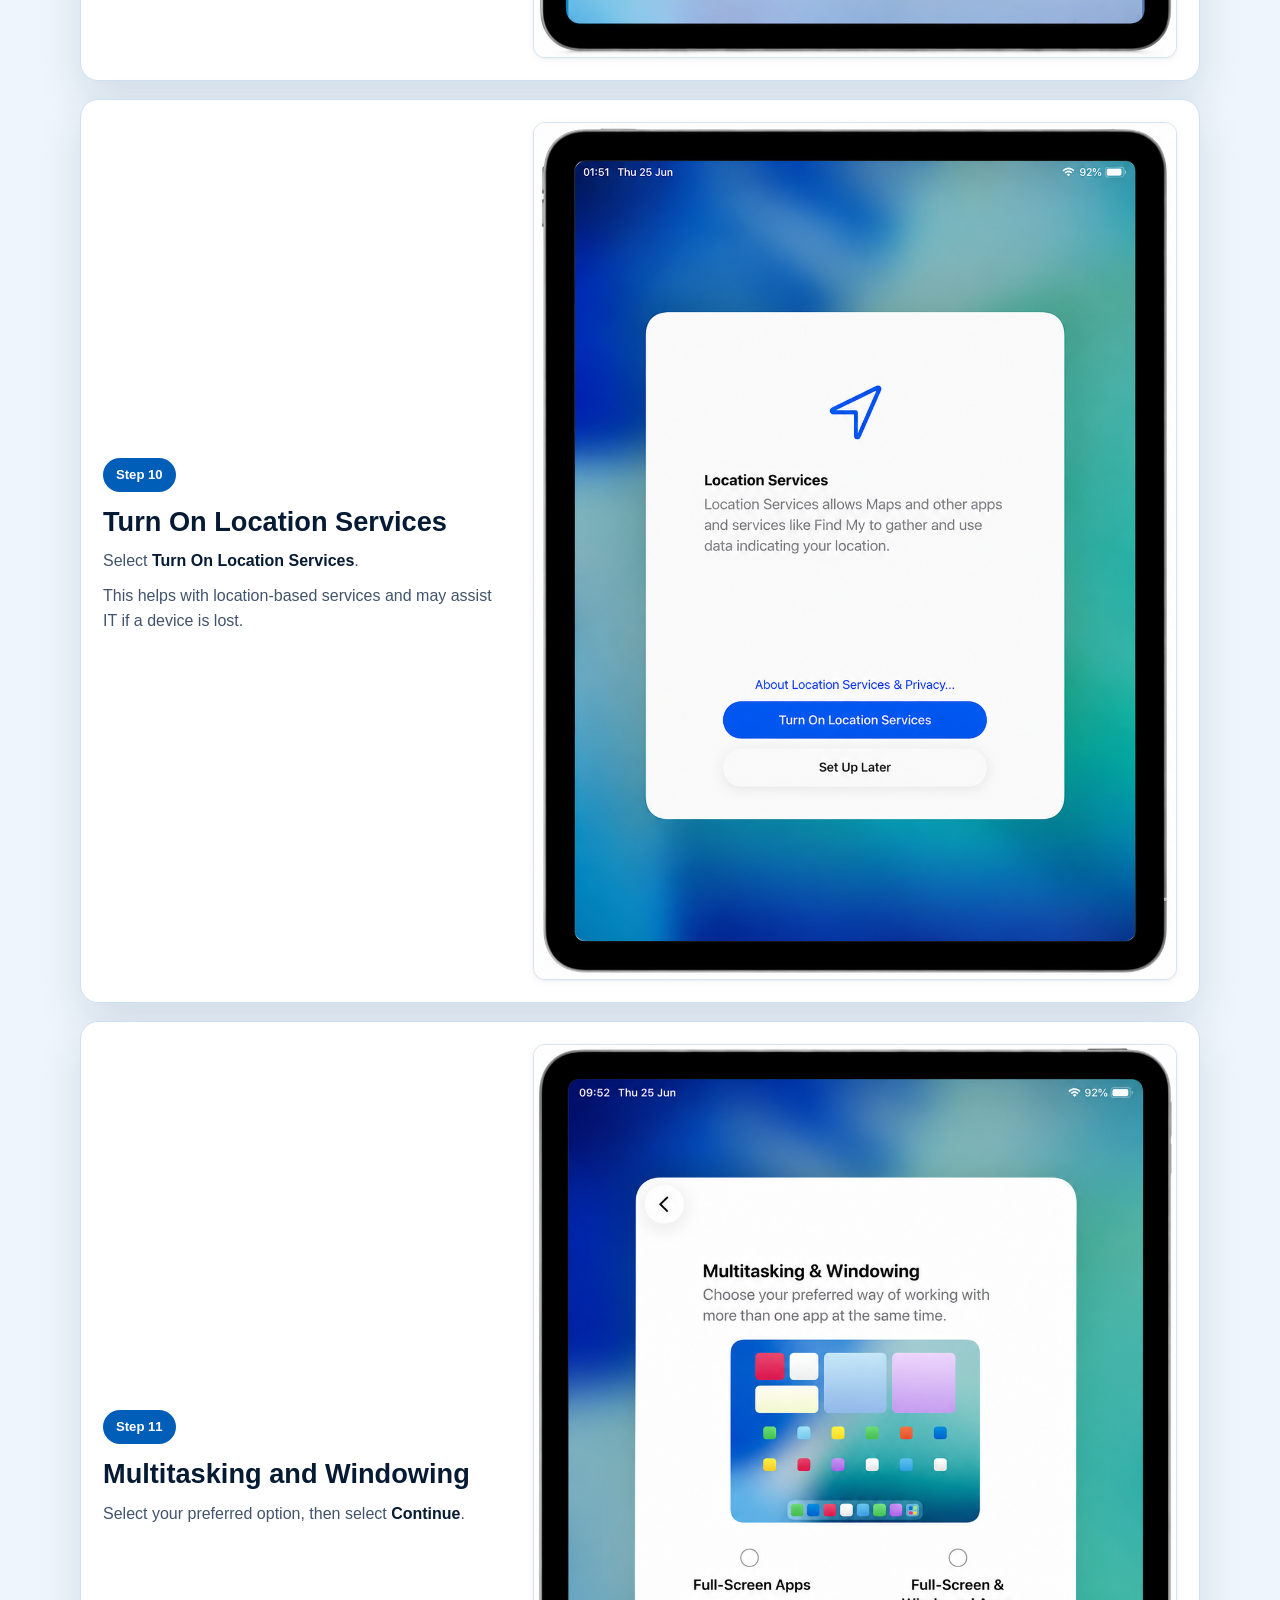
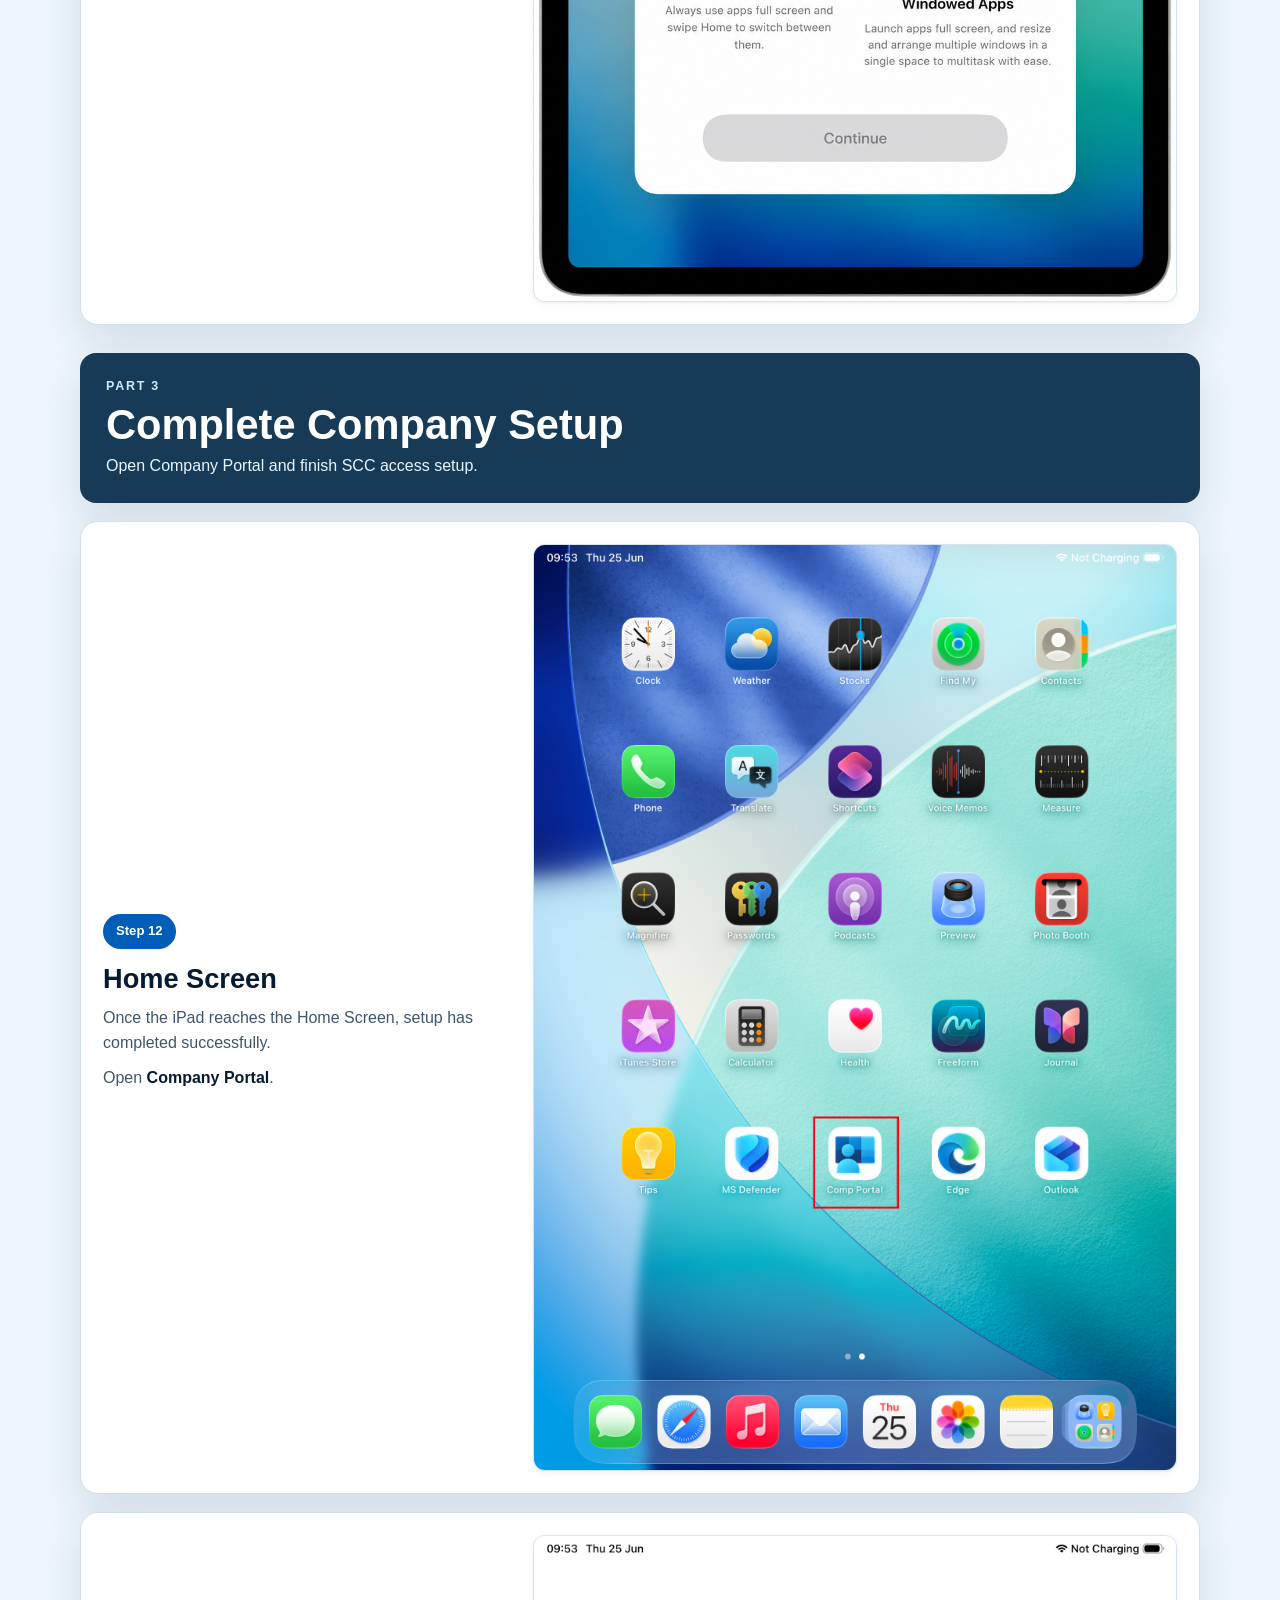
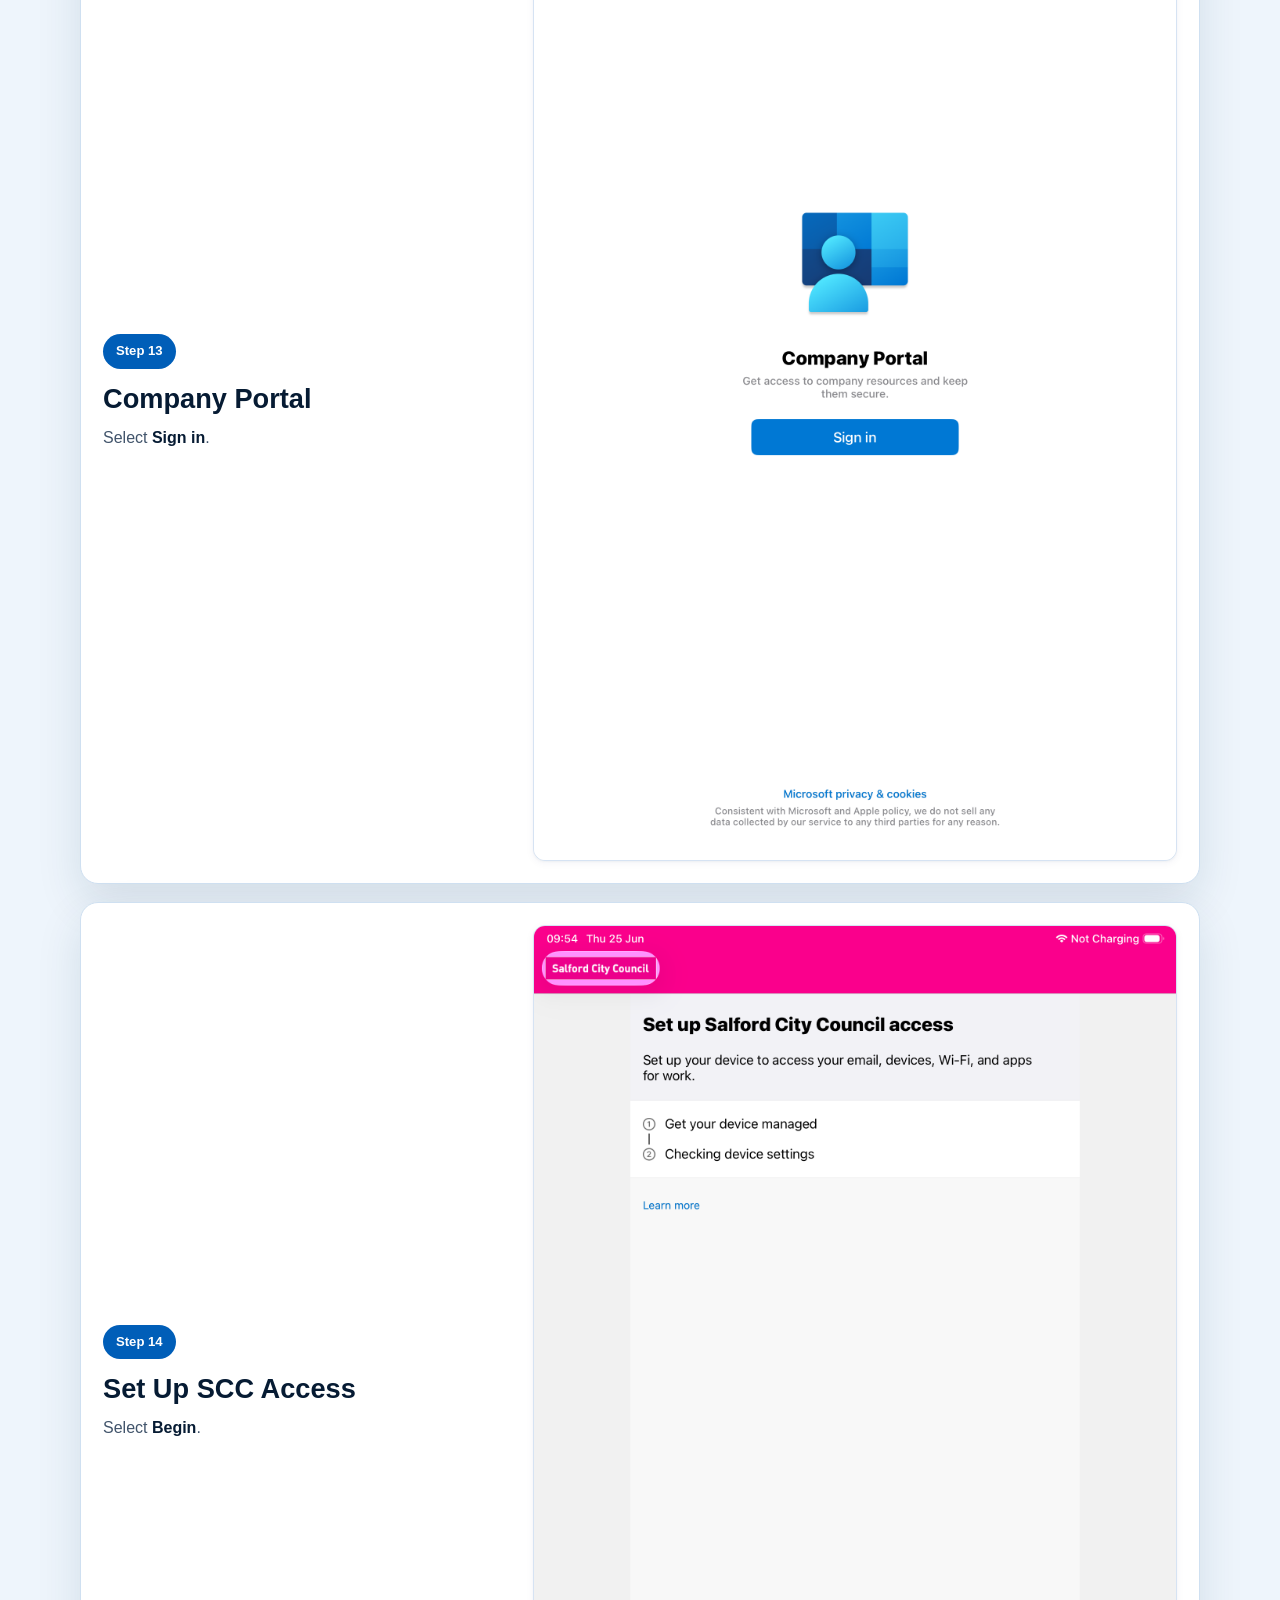
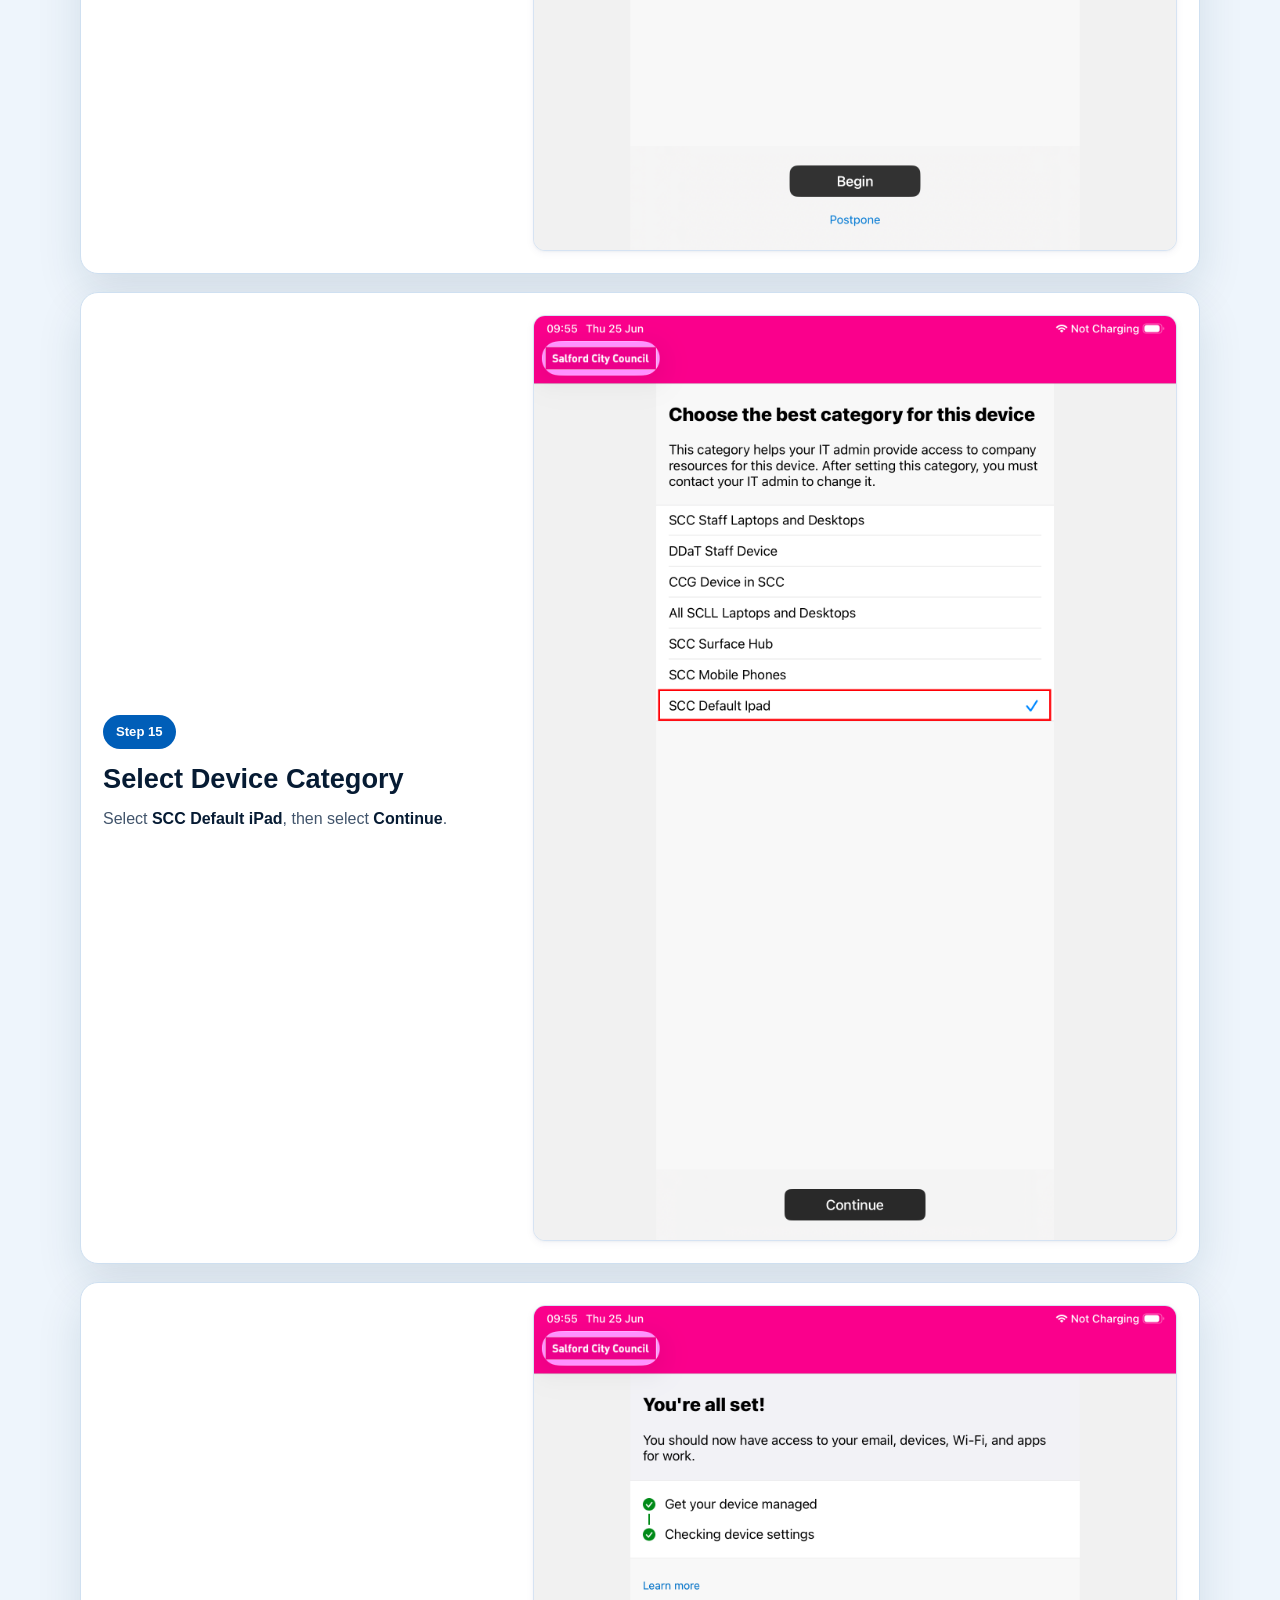
<file: ipad/index.html>
<!DOCTYPE html>
<html lang="en">
<head>
  <meta charset="UTF-8" />
  <meta name="viewport" content="width=device-width, initial-scale=1.0" />
  <title>SCC iPad Setup Guide</title>
  <link rel="stylesheet" href="style.css">
</head>

<body>

<header class="guide-hero">
  <div class="hero-inner">
    <a class="back-link" href="../">← Back to Device Portal</a>
    <p class="eyebrow">SALFORD CITY COUNCIL IT SERVICES</p>
    <h1>iPad Setup Guide</h1>
    <p>Follow this guide to set up your SCC managed iPad.</p>

    <div class="hero-pills">
      <span>Estimated time: 10–15 minutes</span>
      <span>Difficulty: Easy</span>
      <span>For SCC iPads</span>
    </div>
  </div>
</header>

<main class="guide-main">

  <section class="overview card">
    <h2>What you will set up</h2>
    <div class="overview-grid">
      <div><span>1</span> Initial iPad setup</div>
      <div><span>2</span> SCC device enrolment</div>
      <div><span>3</span> Company Portal access</div>
      <div><span>4</span> Microsoft Defender</div>
    </div>
  </section>

  <section class="info-card">
    <h2>Before you start</h2>
    <p>Make sure the iPad has enough battery and keep it connected to Wi-Fi during setup.</p>
    <p>If you have requested an iPad with Wi-Fi and Cellular, mobile data may become active after the device is enrolled. Some newer iPads no longer use a physical SIM card.</p>
  </section>

  <section class="section-banner">
    <p>PART 1</p>
    <h2>Connect Your iPad</h2>
    <span>Start the iPad and connect it to Wi-Fi.</span>
  </section>

  <article class="step">
    <div class="step-text">
      <span class="step-number">Step 1</span>
      <h3>Start Setup</h3>
      <p>Swipe up from the <strong>Hello</strong> screen to begin.</p>
    </div>
    <img src="images/ipad-01.png" alt="iPad Hello screen" />
  </article>

  <article class="step">
    <div class="step-text">
      <span class="step-number">Step 2</span>
      <h3>Select Country or Region</h3>
      <p>Select <strong>United Kingdom</strong>.</p>
    </div>
    <img src="images/ipad-02.png" alt="Select country or region screen" />
  </article>

  <article class="step">
    <div class="step-text">
      <span class="step-number">Step 3</span>
      <h3>Appearance</h3>
      <p>Leave the appearance setting as <strong>Default</strong>, then select <strong>Continue</strong>.</p>
    </div>
    <img src="images/ipad-03.png" alt="Appearance setup screen" />
  </article>

  <article class="step">
    <div class="step-text">
      <span class="step-number">Step 4</span>
      <h3>Set Up Without Another Device</h3>
      <p>Select <strong>Set Up Without Another Device</strong>.</p>
    </div>
    <img src="images/ipad-04.png" alt="Quickly set up iPad screen" />
  </article>

  <article class="step">
    <div class="step-text">
      <span class="step-number">Step 5</span>
      <h3>Connect to Wi-Fi</h3>
      <p>Select <strong>SCC-Setup</strong> Wi-Fi.</p>
      <p>If setting up away from an SCC office, connect to your home Wi-Fi.</p>
    </div>
    <img src="images/ipad-05.png" alt="Wi-Fi network screen" />
  </article>

  <section class="section-banner">
    <p>PART 2</p>
    <h2>Enrol Your Device</h2>
    <span>Register the iPad as an SCC managed device.</span>
  </section>

  <article class="step">
    <div class="step-text">
      <span class="step-number">Step 6</span>
      <h3>Device Management</h3>
      <p>The iPad should show that it is owned by <strong>Salford City Council</strong>.</p>
      <p>Select <strong>Enrol this iPad</strong>.</p>
    </div>
    <img src="images/ipad-06.png" alt="Device management screen" />
  </article>

  <article class="step">
    <div class="step-text">
      <span class="step-number">Step 7</span>
      <h3>Sign In</h3>
      <p>Sign in using your <strong>Salford City Council email address</strong>.</p>
      <p>Follow any authentication prompts if they appear.</p>
    </div>
    <img src="images/ipad-07.png" alt="Microsoft sign in screen" />
  </article>

  <article class="step">
    <div class="step-text">
      <span class="step-number">Step 8</span>
      <h3>Touch ID</h3>
      <p>You can set up Touch ID now or select <strong>Set Up Touch ID Later</strong>.</p>
    </div>
    <img src="images/ipad-08.png" alt="Touch ID setup screen" />
  </article>

  <article class="step">
    <div class="step-text">
      <span class="step-number">Step 9</span>
      <h3>Create an iPad Passcode</h3>
      <p>Create a passcode to unlock the iPad.</p>
      <p>Do not share your passcode with anyone.</p>
    </div>
    <img src="images/ipad-09.png" alt="Create iPad passcode screen" />
  </article>

  <article class="step">
    <div class="step-text">
      <span class="step-number">Step 10</span>
      <h3>Turn On Location Services</h3>
      <p>Select <strong>Turn On Location Services</strong>.</p>
      <p>This helps with location-based services and may assist IT if a device is lost.</p>
    </div>
    <img src="images/ipad-10.png" alt="Location services screen" />
  </article>

  <article class="step">
    <div class="step-text">
      <span class="step-number">Step 11</span>
      <h3>Multitasking and Windowing</h3>
      <p>Select your preferred option, then select <strong>Continue</strong>.</p>
    </div>
    <img src="images/ipad-11.png" alt="Multitasking and windowing screen" />
  </article>

  <section class="section-banner">
    <p>PART 3</p>
    <h2>Complete Company Setup</h2>
    <span>Open Company Portal and finish SCC access setup.</span>
  </section>

  <article class="step">
    <div class="step-text">
      <span class="step-number">Step 12</span>
      <h3>Home Screen</h3>
      <p>Once the iPad reaches the Home Screen, setup has completed successfully.</p>
      <p>Open <strong>Company Portal</strong>.</p>
    </div>
    <img src="images/ipad-12.png" alt="iPad Home Screen" />
  </article>

  <article class="step">
    <div class="step-text">
      <span class="step-number">Step 13</span>
      <h3>Company Portal</h3>
      <p>Select <strong>Sign in</strong>.</p>
    </div>
    <img src="images/ipad-13.png" alt="Company Portal sign in screen" />
  </article>

  <article class="step">
    <div class="step-text">
      <span class="step-number">Step 14</span>
      <h3>Set Up SCC Access</h3>
      <p>Select <strong>Begin</strong>.</p>
    </div>
    <img src="images/ipad-14.png" alt="Set up Salford City Council access screen" />
  </article>

  <article class="step">
    <div class="step-text">
      <span class="step-number">Step 15</span>
      <h3>Select Device Category</h3>
      <p>Select <strong>SCC Default iPad</strong>, then select <strong>Continue</strong>.</p>
    </div>
    <img src="images/ipad-15.png" alt="Choose device category screen" />
  </article>

  <article class="step">
    <div class="step-text">
      <span class="step-number">Step 16</span>
      <h3>Company Setup Complete</h3>
      <p>When you see <strong>You're all set!</strong>, select <strong>Done</strong>.</p>
    </div>
    <img src="images/ipad-16.png" alt="Company Portal all set screen" />
  </article>

  <section class="section-banner">
    <p>PART 4</p>
    <h2>Open Microsoft Defender</h2>
    <span>Return to the Home Screen and complete Microsoft Defender setup.</span>
  </section>

  <article class="step">
  <div class="step-text">
    <span class="step-number">Step 17</span>
    <h3>Open Microsoft Defender</h3>
    <p>Return to the <strong>Home Screen</strong> and open the <strong>MS Defender app</strong>. If prompted, select your Salford City Council account to continue.</p>
  </div>
  <img src="images/ipad-17.png" alt="Select account for Microsoft Defender" />
</article>

  <article class="step">
  <div class="step-text">
    <span class="step-number">Step 18</span>
    <h3>Complete Microsoft Defender Setup</h3>

    <p>Read and accept the <strong>Microsoft Defender Terms of Use</strong>, then select <strong>Accept</strong>.</p>

    <p>When prompted:</p>

    <ul>
      <li>Select <strong>Allow</strong> to add the VPN configuration.</li>
      <li>Select <strong>Allow</strong> to enable notifications.</li>
    </ul>

    <p><strong>Your SCC iPad is now fully configured and ready to use.</strong></p>
  </div>

  <img src="images/ipad-18.png" alt="Microsoft Defender setup" />
</article>

  <section class="info-card">
  <div class="info-icon">📶</div>
  <div>
    <h3>Cellular iPads (eSIM) Only</h3>

    <p>
      If your iPad has been ordered with <strong>Wi-Fi + Cellular</strong>, it uses an <strong>eSIM</strong> rather than a physical SIM card.
    </p>

    <p>
      After your device has been enrolled, you may be prompted to activate or add the mobile data plan automatically.
    </p>

    <p>
      If no prompt appears, open <strong>Settings → Mobile Data</strong> and check whether an eSIM or mobile data plan is available.
    </p>

    <p>
      If you are unsure whether your iPad includes mobile data, please contact <strong>IT Support</strong>.
    </p>
  </div>
</section>

        
  <section class="complete card">
    <h2>Setup Complete</h2>
    <p>Your SCC iPad is now set up and ready to use.</p>
  </section>

  <section class="help-card">
    <div class="help-icon">🎧</div>
    <div>
      <h2>Need help?</h2>
      <p>If you experience issues setting up or using an SCC managed device, please log an IT Support ticket or call <strong>0161 793 3993</strong>.</p>
    </div>
    <a class="support-button" href="https://myrubix.salford.gov.uk/">Log IT Support Ticket →</a>
  </section>

  <section class="help-card">
    <div class="help-icon">🏠</div>
    <div>
      <h2>Finished?</h2>
      <p>Return to the SCC Device Portal to access other setup and support guides.</p>
    </div>
    <a class="support-button" href="../">Back to Device Portal →</a>
  </section>

</main>

<footer>
  <p>Salford City Council IT Services • OFFICIAL – Internal Use Only</p>
</footer>

</body>
</html>
</file>
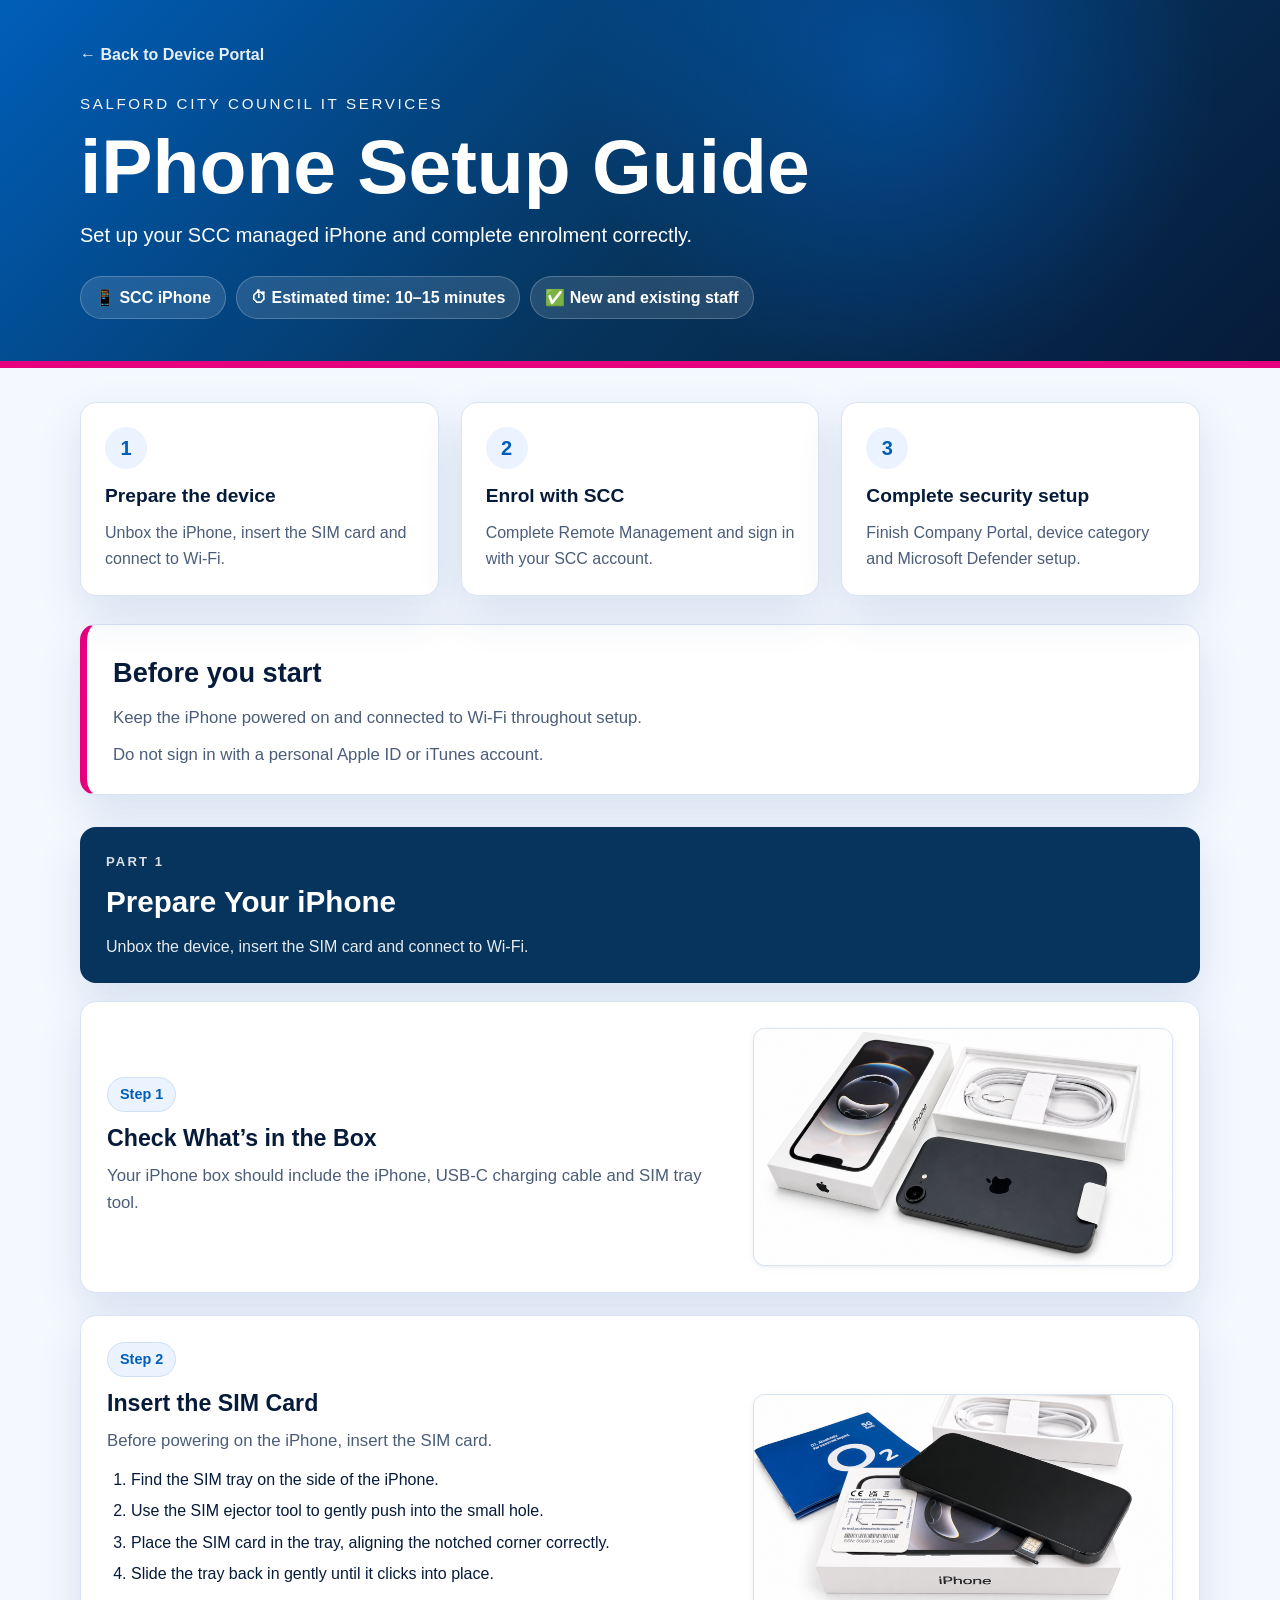
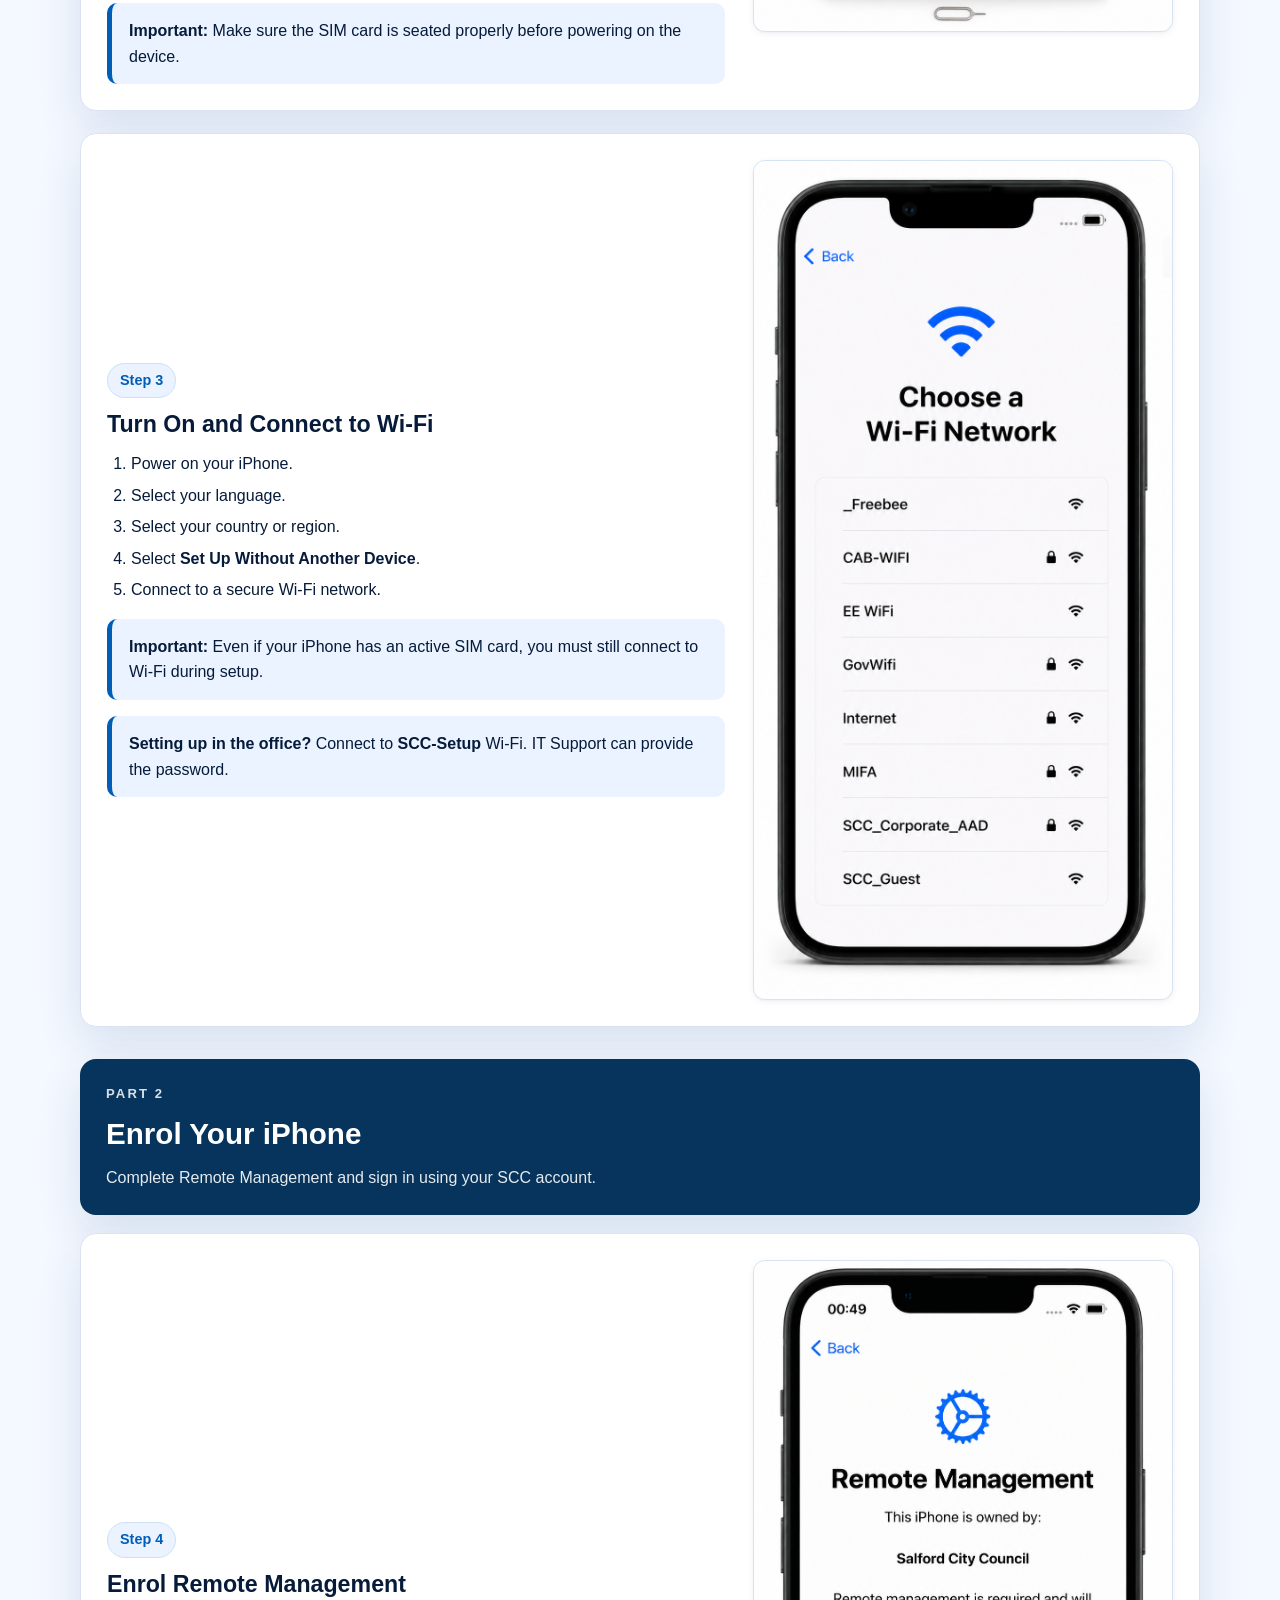
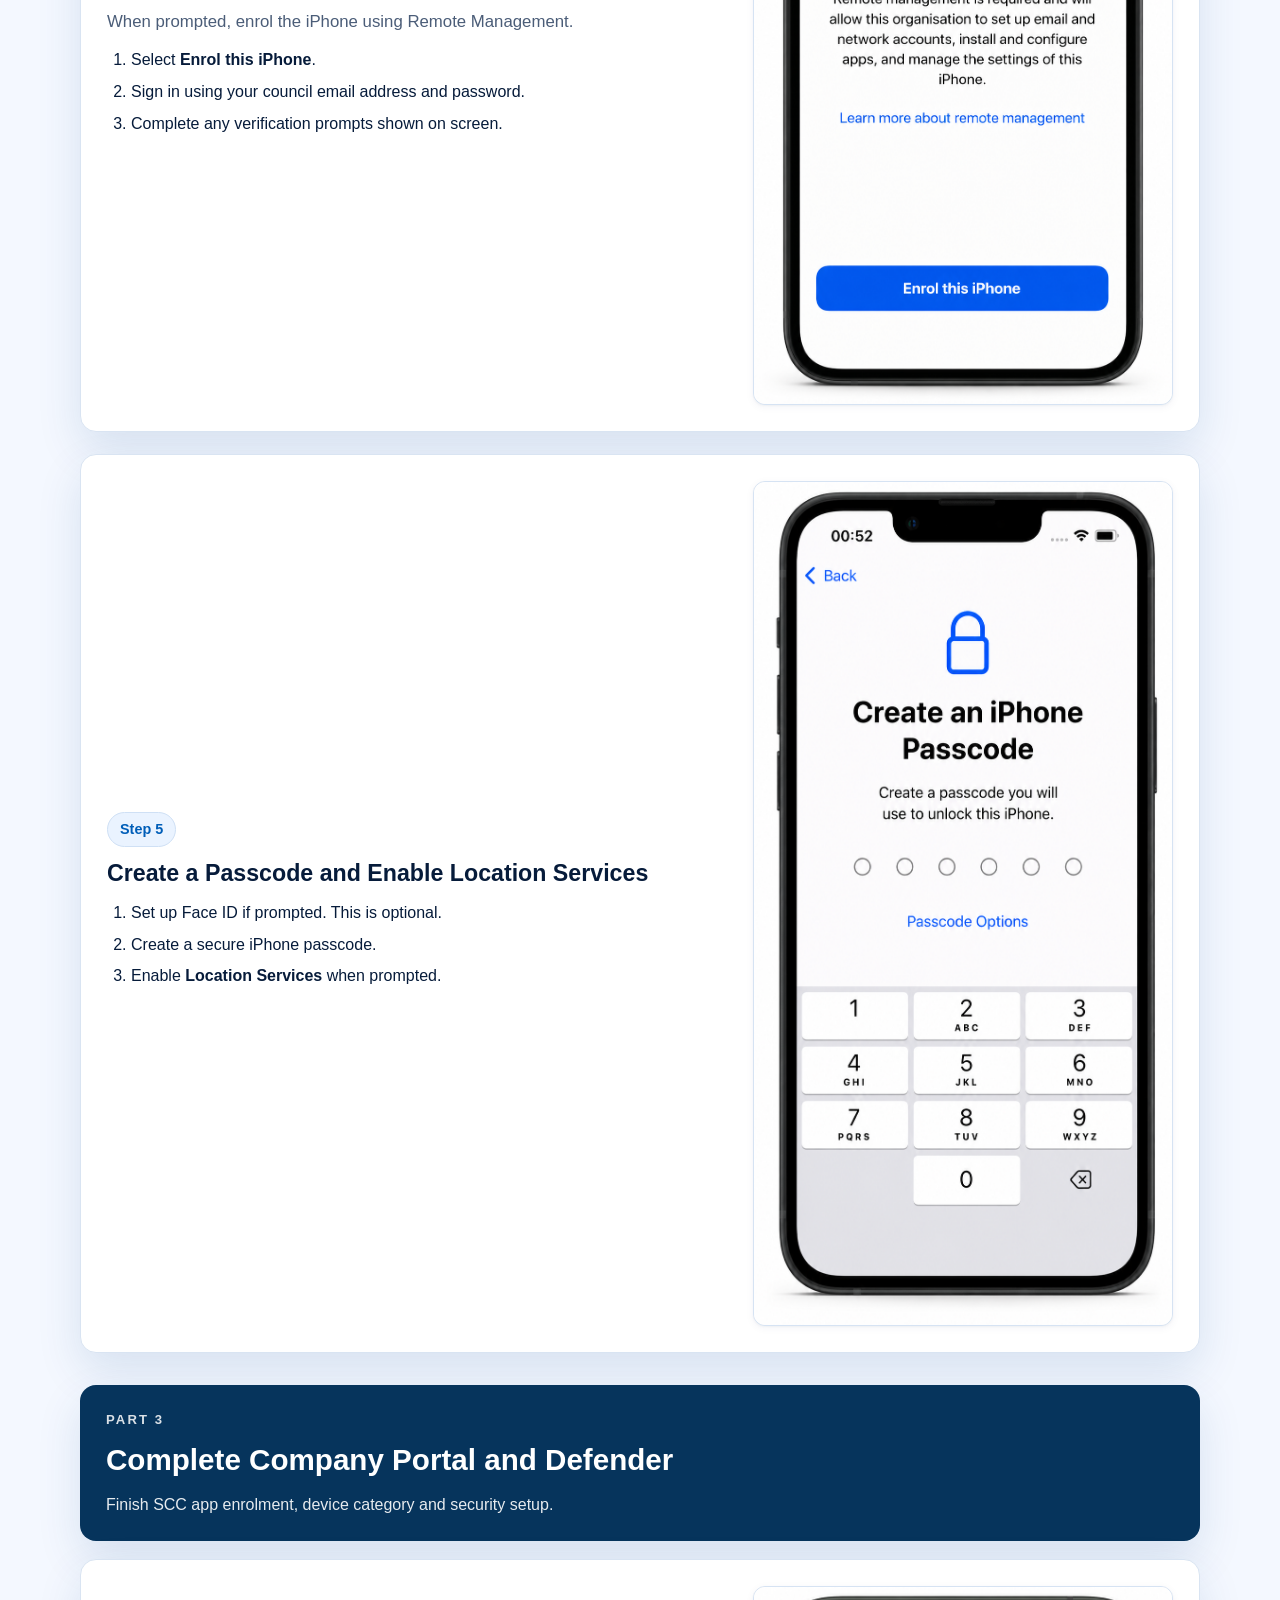
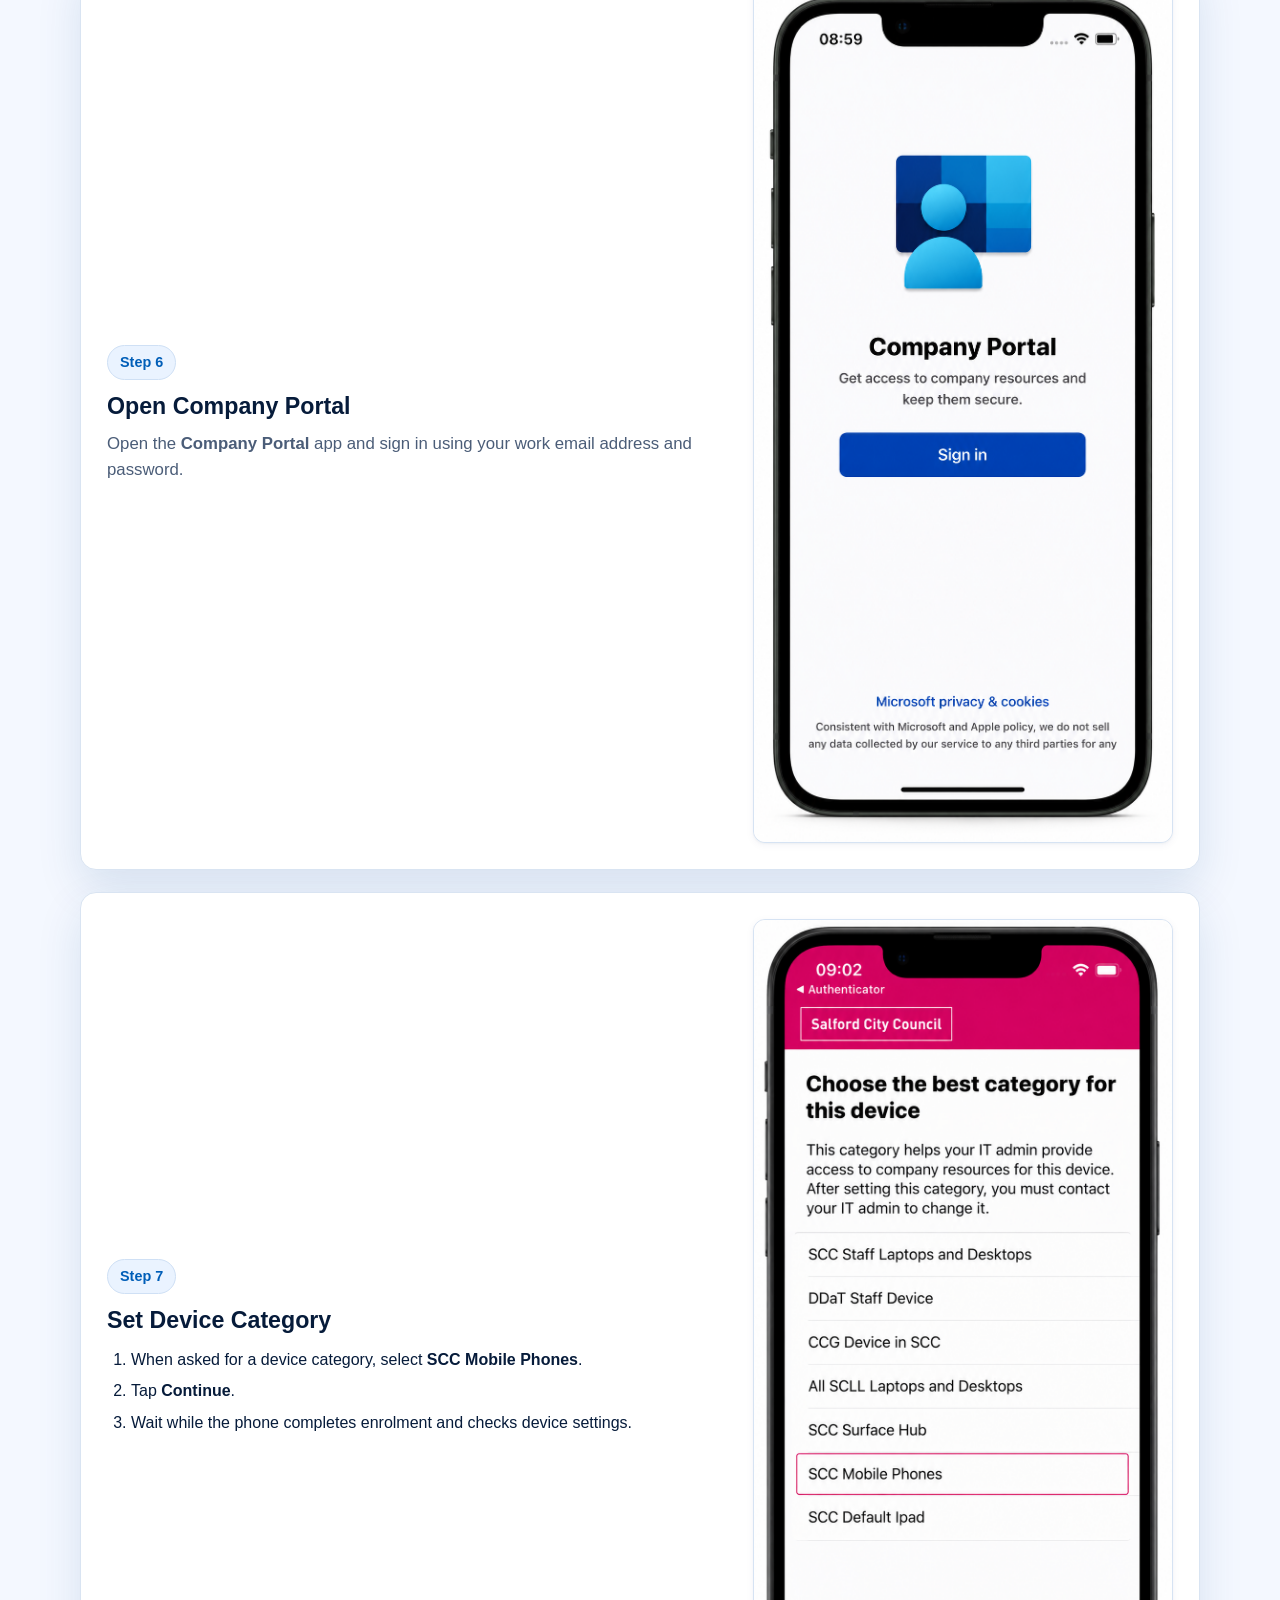
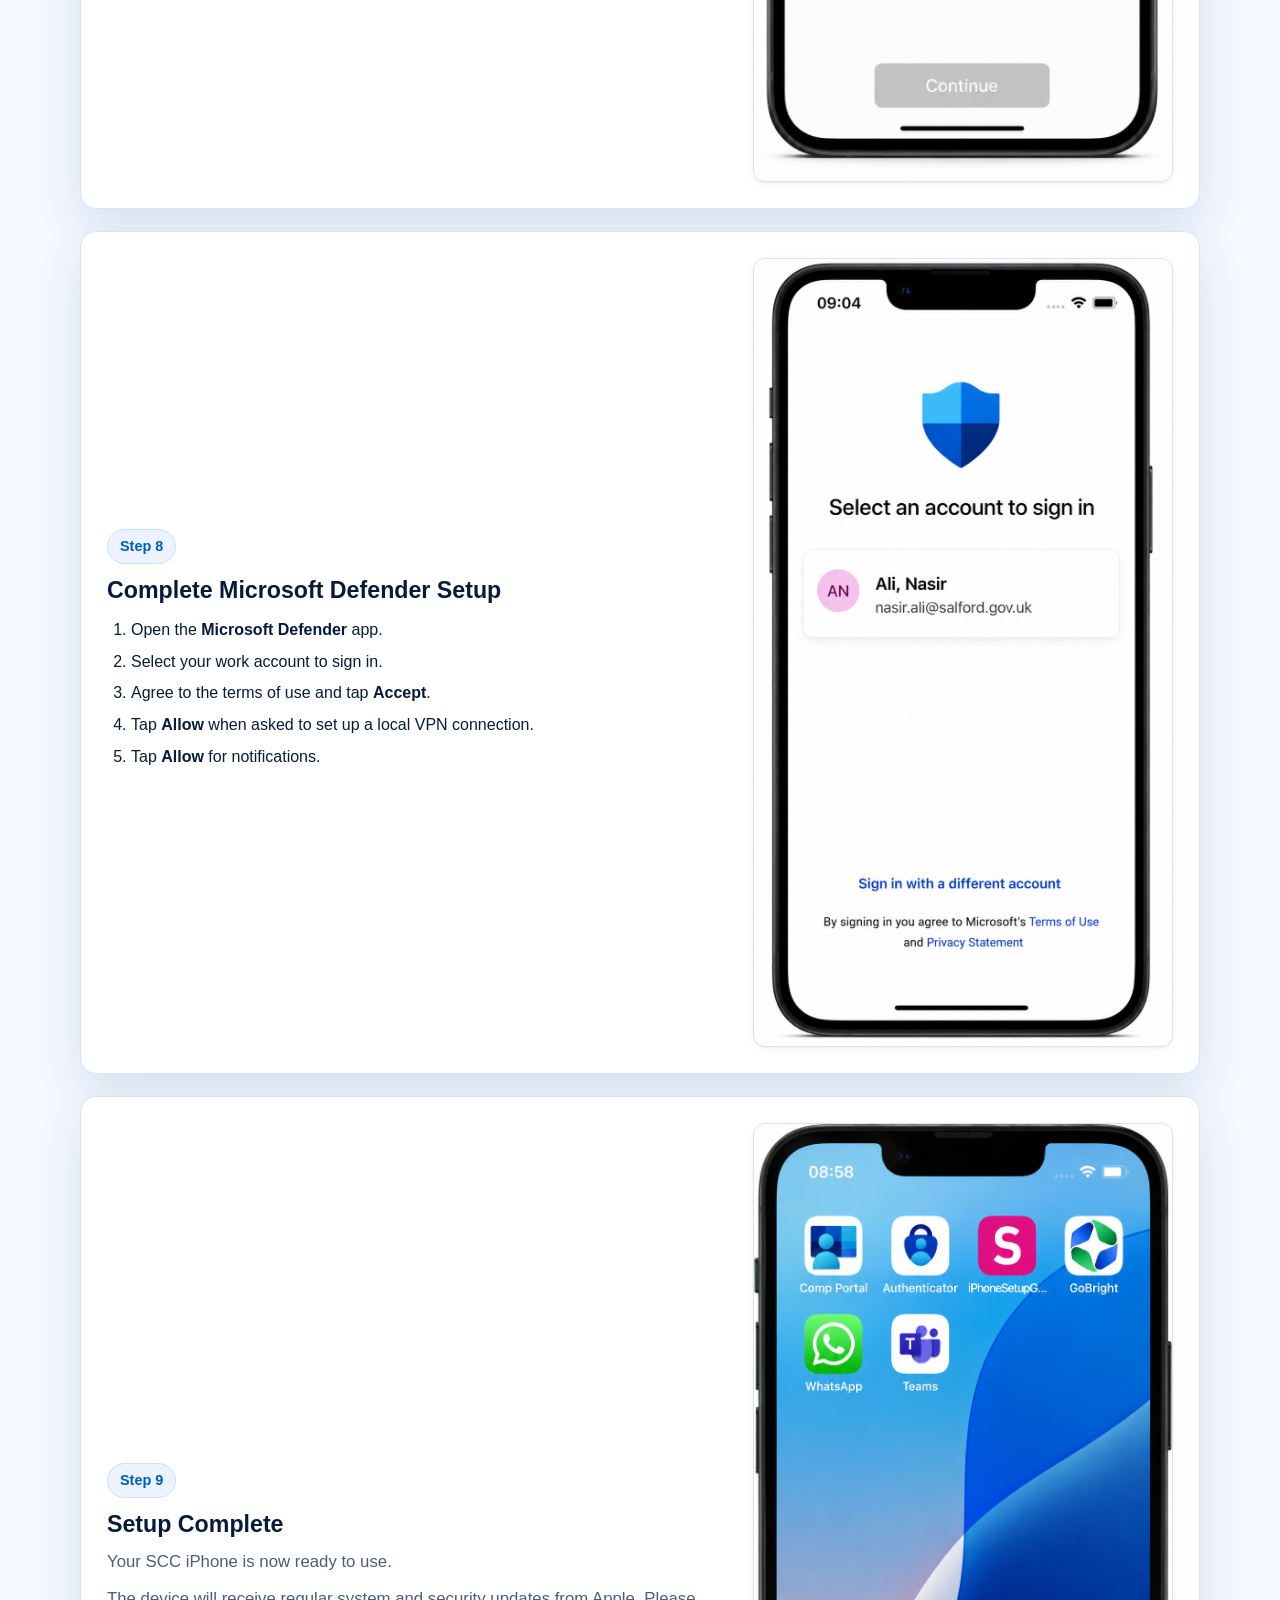
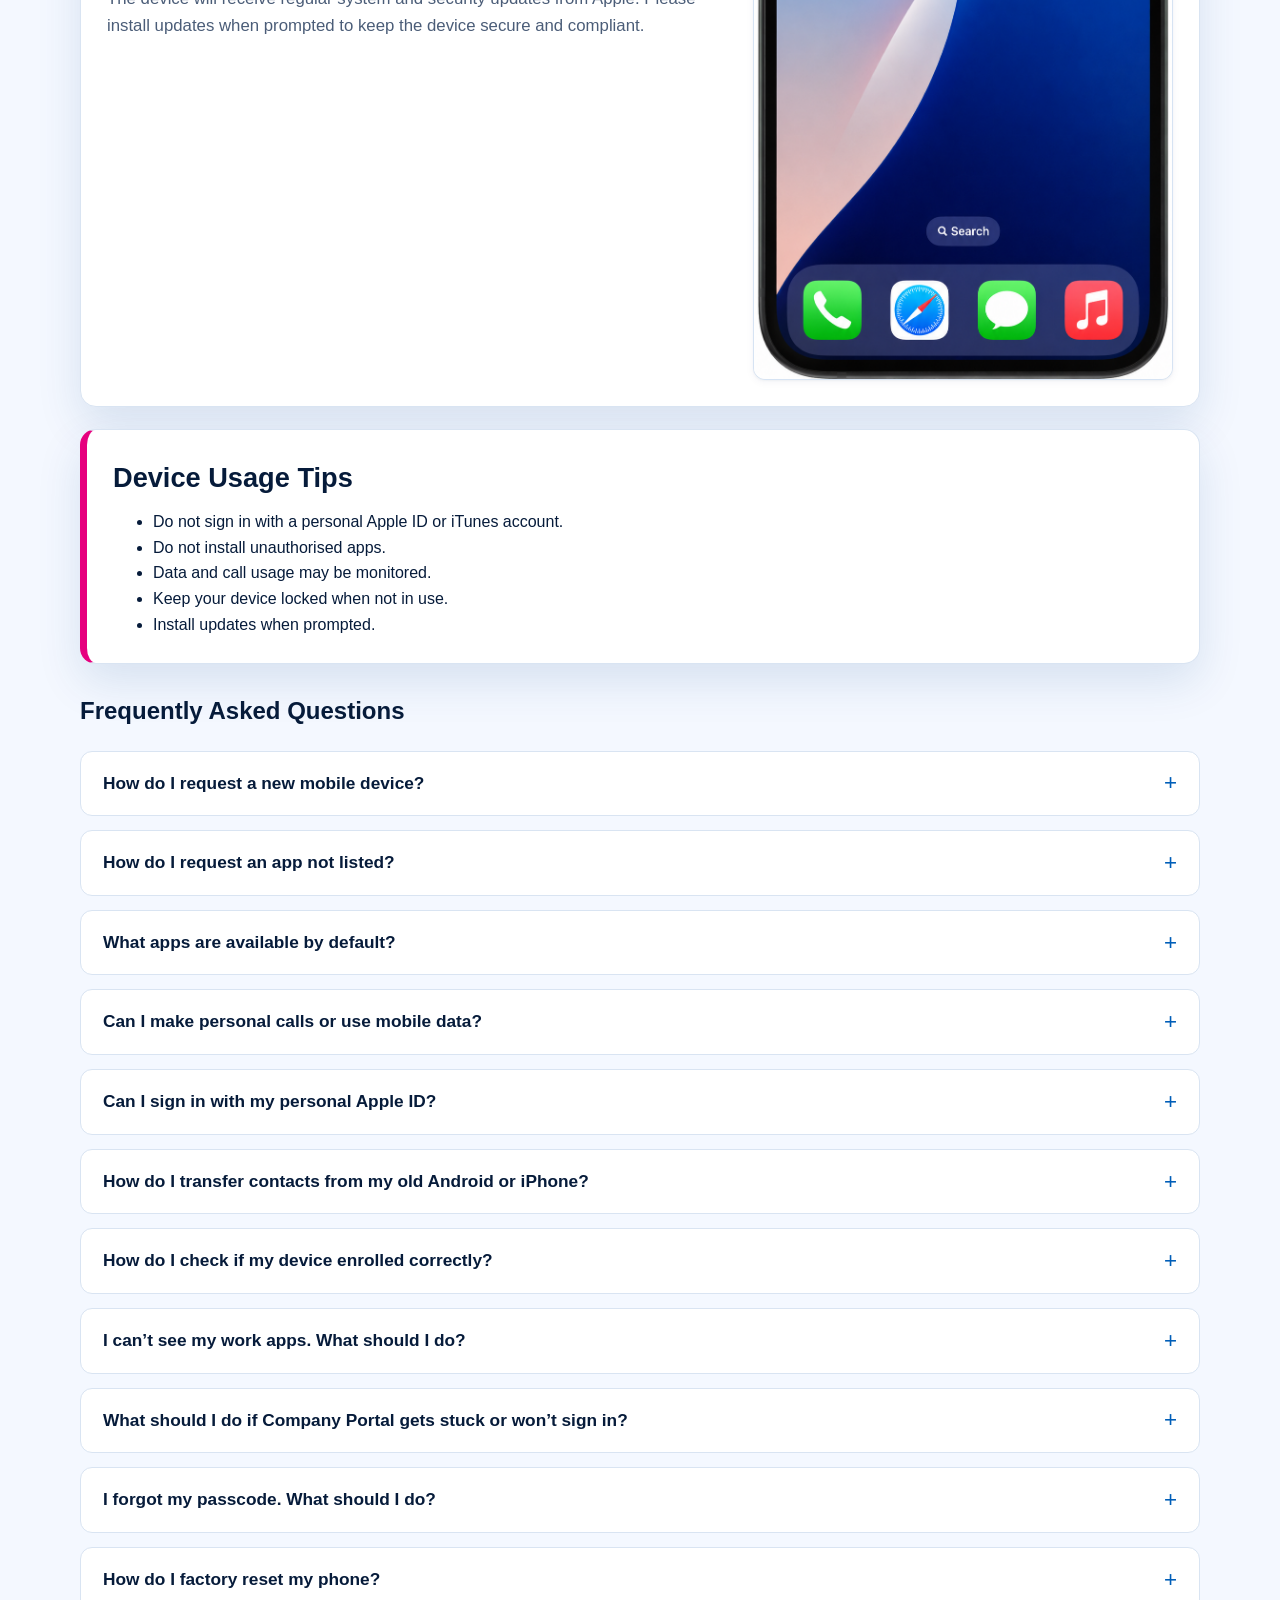
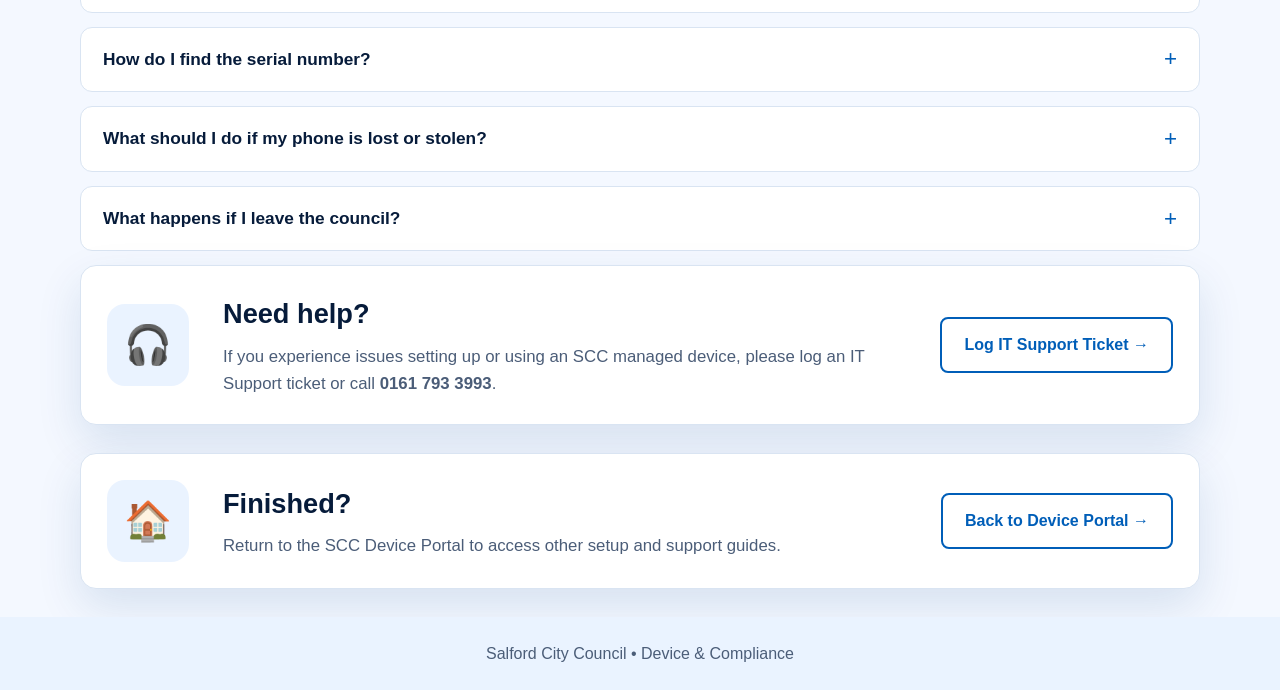
<file: iphone/index.html>
<!doctype html>
<html lang="en-GB">
<head>
  <meta charset="utf-8" />
  <meta name="viewport" content="width=device-width, initial-scale=1" />
  <title>iPhone Setup Guide</title>
  <link rel="stylesheet" href="style.css" />
</head>

<body>
  <header class="hero">
    <div class="wrap">
      <a class="back-link" href="../">← Back to Device Portal</a>
      <p class="eyebrow">Salford City Council IT Services</p>
      <h1>iPhone Setup Guide</h1>
      <p class="lead">Set up your SCC managed iPhone and complete enrolment correctly.</p>

      <div class="meta">
        <span>📱 SCC iPhone</span>
        <span>⏱ Estimated time: 10–15 minutes</span>
        <span>✅ New and existing staff</span>
      </div>
    </div>
  </header>

  <div class="magenta-line"></div>

  <main class="wrap">

    <section class="overview-grid">
      <div class="overview-card">
        <h2>1</h2>
        <h3>Prepare the device</h3>
        <p>Unbox the iPhone, insert the SIM card and connect to Wi-Fi.</p>
      </div>

      <div class="overview-card">
        <h2>2</h2>
        <h3>Enrol with SCC</h3>
        <p>Complete Remote Management and sign in with your SCC account.</p>
      </div>

      <div class="overview-card">
        <h2>3</h2>
        <h3>Complete security setup</h3>
        <p>Finish Company Portal, device category and Microsoft Defender setup.</p>
      </div>
    </section>

    <section class="info-card">
      <h2>Before you start</h2>
      <p>Keep the iPhone powered on and connected to Wi-Fi throughout setup.</p>
      <p>Do not sign in with a personal Apple ID or iTunes account.</p>
    </section>

    <section class="section-banner">
      <p>Part 1</p>
      <h2>Prepare Your iPhone</h2>
      <span>Unbox the device, insert the SIM card and connect to Wi-Fi.</span>
    </section>

    <article class="step">
      <div class="step-text">
        <span class="step-number">Step 1</span>
        <h3>Check What’s in the Box</h3>
        <p>Your iPhone box should include the iPhone, USB-C charging cable and SIM tray tool.</p>
      </div>
      <img src="images/iphone-1.png" alt="iPhone box contents" />
    </article>

    <article class="step">
      <div class="step-text">
        <span class="step-number">Step 2</span>
        <h3>Insert the SIM Card</h3>
        <p>Before powering on the iPhone, insert the SIM card.</p>
        <ol>
          <li>Find the SIM tray on the side of the iPhone.</li>
          <li>Use the SIM ejector tool to gently push into the small hole.</li>
          <li>Place the SIM card in the tray, aligning the notched corner correctly.</li>
          <li>Slide the tray back in gently until it clicks into place.</li>
        </ol>
        <div class="note-box">
          <strong>Important:</strong> Make sure the SIM card is seated properly before powering on the device.
        </div>
      </div>
      <img src="images/iphone-2.png" alt="Inserting SIM card into iPhone" />
    </article>

    <article class="step">
      <div class="step-text">
        <span class="step-number">Step 3</span>
        <h3>Turn On and Connect to Wi-Fi</h3>
        <ol>
          <li>Power on your iPhone.</li>
          <li>Select your language.</li>
          <li>Select your country or region.</li>
          <li>Select <strong>Set Up Without Another Device</strong>.</li>
          <li>Connect to a secure Wi-Fi network.</li>
        </ol>

        <div class="note-box">
          <strong>Important:</strong> Even if your iPhone has an active SIM card, you must still connect to Wi-Fi during setup.
        </div>

        <div class="note-box">
          <strong>Setting up in the office?</strong> Connect to <strong>SCC-Setup</strong> Wi-Fi. IT Support can provide the password.
        </div>
      </div>
      <img src="images/iphone-3.png" alt="Wi-Fi setup on iPhone" />
    </article>

    <section class="section-banner">
      <p>Part 2</p>
      <h2>Enrol Your iPhone</h2>
      <span>Complete Remote Management and sign in using your SCC account.</span>
    </section>

    <article class="step">
      <div class="step-text">
        <span class="step-number">Step 4</span>
        <h3>Enrol Remote Management</h3>
        <p>When prompted, enrol the iPhone using Remote Management.</p>
        <ol>
          <li>Select <strong>Enrol this iPhone</strong>.</li>
          <li>Sign in using your council email address and password.</li>
          <li>Complete any verification prompts shown on screen.</li>
        </ol>
      </div>
      <img src="images/iphone-4.png" alt="Remote Management sign in" />
    </article>

    <article class="step">
      <div class="step-text">
        <span class="step-number">Step 5</span>
        <h3>Create a Passcode and Enable Location Services</h3>
        <ol>
          <li>Set up Face ID if prompted. This is optional.</li>
          <li>Create a secure iPhone passcode.</li>
          <li>Enable <strong>Location Services</strong> when prompted.</li>
        </ol>
      </div>
      <img src="images/iphone-5.png" alt="Create passcode and location services" />
    </article>

    <section class="section-banner">
      <p>Part 3</p>
      <h2>Complete Company Portal and Defender</h2>
      <span>Finish SCC app enrolment, device category and security setup.</span>
    </section>

    <article class="step">
      <div class="step-text">
        <span class="step-number">Step 6</span>
        <h3>Open Company Portal</h3>
        <p>Open the <strong>Company Portal</strong> app and sign in using your work email address and password.</p>
      </div>
      <img src="images/iphone-6.png" alt="Company Portal app" />
    </article>

    <article class="step">
      <div class="step-text">
        <span class="step-number">Step 7</span>
        <h3>Set Device Category</h3>
        <ol>
          <li>When asked for a device category, select <strong>SCC Mobile Phones</strong>.</li>
          <li>Tap <strong>Continue</strong>.</li>
          <li>Wait while the phone completes enrolment and checks device settings.</li>
        </ol>
      </div>
      <img src="images/iphone-7.png" alt="Device category selection" />
    </article>

    <article class="step">
      <div class="step-text">
        <span class="step-number">Step 8</span>
        <h3>Complete Microsoft Defender Setup</h3>
        <ol>
          <li>Open the <strong>Microsoft Defender</strong> app.</li>
          <li>Select your work account to sign in.</li>
          <li>Agree to the terms of use and tap <strong>Accept</strong>.</li>
          <li>Tap <strong>Allow</strong> when asked to set up a local VPN connection.</li>
          <li>Tap <strong>Allow</strong> for notifications.</li>
        </ol>
      </div>
      <img src="images/iphone-8.png" alt="Microsoft Defender app setup" />
    </article>

    <article class="step">
      <div class="step-text">
        <span class="step-number">Step 9</span>
        <h3>Setup Complete</h3>
        <p>Your SCC iPhone is now ready to use.</p>
        <p>The device will receive regular system and security updates from Apple. Please install updates when prompted to keep the device secure and compliant.</p>
      </div>
      <img src="images/iphone-9.png" alt="iPhone home screen setup complete" />
    </article>

    <section class="info-card">
      <h2>Device Usage Tips</h2>
      <ul>
        <li>Do not sign in with a personal Apple ID or iTunes account.</li>
        <li>Do not install unauthorised apps.</li>
        <li>Data and call usage may be monitored.</li>
        <li>Keep your device locked when not in use.</li>
        <li>Install updates when prompted.</li>
      </ul>
    </section>

    <section class="faq-section">
      <h2>Frequently Asked Questions</h2>

      <details>
        <summary>How do I request a new mobile device?</summary>
        <p>Submit a Rubix request using the correct mobile device request form.</p>
        <ul>
          <li><strong>Ticket Type:</strong> Do you want us to do something new or make a change to how something works?</li>
          <li><strong>Ticket Area:</strong> Hardware</li>
          <li><strong>Category:</strong> Smartphone</li>
          <li><strong>Sub-category:</strong> Request New Mobile Device/SIM</li>
        </ul>
        <p>This ensures the request includes the required cost code and approval details.</p>
      </details>

      <details>
        <summary>How do I request an app not listed?</summary>
        <p>Log a Rubix request including the app name, store link, cost, and business justification. The request will be reviewed before approval.</p>
      </details>

      <details>
        <summary>What apps are available by default?</summary>
        <p>Outlook, Teams, Company Portal, GoBright, Authenticator, Microsoft Defender and WhatsApp are included. Additional apps depend on your role.</p>
      </details>

      <details>
        <summary>Can I make personal calls or use mobile data?</summary>
        <p>No. SCC mobile devices are provided for work use and must comply with council policy.</p>
      </details>

      <details>
        <summary>Can I sign in with my personal Apple ID?</summary>
        <p>No. Personal Apple IDs and iTunes accounts must not be used on council-issued devices.</p>
      </details>

      <details>
        <summary>How do I transfer contacts from my old Android or iPhone?</summary>
        <p><strong>Important:</strong> SCC iPhones do not support personal Apple IDs or iCloud. Use a <code>.vcf</code> contact file instead.</p>

        <h3>From Android</h3>
        <ol>
          <li>Open the Contacts app on your Android device.</li>
          <li>Export your contacts as a <code>.vcf</code> file.</li>
          <li>Email the file to your SCC email address.</li>
          <li>On the new iPhone, download the file to the Files app.</li>
          <li>Open it from Files and select <strong>Add Contacts</strong>.</li>
        </ol>

        <h3>From another iPhone</h3>
        <ol>
          <li>Open the Contacts app on the old iPhone.</li>
          <li>Select all contacts and share them as a <code>.vcf</code> file.</li>
          <li>Email the file to your SCC email address.</li>
          <li>On the new iPhone, download the file to Files.</li>
          <li>Open it from Files and select <strong>Add Contacts</strong>.</li>
        </ol>
      </details>

      <details>
        <summary>How do I check if my device enrolled correctly?</summary>
        <p>Open the Company Portal app and check that your device is listed with a compliant status or green check mark.</p>
      </details>

      <details>
        <summary>I can’t see my work apps. What should I do?</summary>
        <p>It may take a few minutes for apps to install after setup. Stay connected to Wi-Fi or mobile data and keep the phone unlocked. If the issue continues, log a Rubix ticket.</p>
      </details>

      <details>
        <summary>What should I do if Company Portal gets stuck or won’t sign in?</summary>
        <p>Restart your phone, check Wi-Fi is connected, and try again. If the issue continues, log a Rubix ticket.</p>
      </details>

      <details>
        <summary>I forgot my passcode. What should I do?</summary>
        <p>IT cannot recover or bypass your passcode. The device may need to be factory reset, which will erase all data and settings.</p>
      </details>

      <details>
        <summary>How do I factory reset my phone?</summary>
        <p><strong>Important:</strong> All files and data will be permanently erased.</p>
        <p>Go to <strong>Settings &gt; General &gt; Transfer or Reset iPhone &gt; Erase All Content and Settings</strong>.</p>
      </details>

      <details>
        <summary>How do I find the serial number?</summary>
        <p>Go to <strong>Settings &gt; General &gt; About</strong>. The serial number is shown on this screen.</p>
      </details>

      <details>
        <summary>What should I do if my phone is lost or stolen?</summary>
        <p>Log a Rubix ticket immediately. If stolen, include a police report reference. IT may attempt a remote wipe, terminate the SIM and arrange a replacement if required.</p>
      </details>

      <details>
        <summary>What happens if I leave the council?</summary>
        <p>Your device must be returned to IT. Council data will be wiped and the device reset before reissue.</p>
      </details>
    </section>

    <section class="help-card">
      <div class="help-icon">🎧</div>
      <div>
        <h2>Need help?</h2>
        <p>If you experience issues setting up or using an SCC managed device, please log an IT Support ticket or call <strong>0161 793 3993</strong>.</p>
      </div>
      <a class="support-button" href="https://myrubix.salford.gov.uk">Log IT Support Ticket →</a>
    </section>

    <section class="help-card">
      <div class="help-icon">🏠</div>
      <div>
        <h2>Finished?</h2>
        <p>Return to the SCC Device Portal to access other setup and support guides.</p>
      </div>
      <a class="support-button" href="../">Back to Device Portal →</a>
    </section>

  </main>

  <footer class="footer">
    <div class="wrap">
      <p>Salford City Council • Device & Compliance</p>
    </div>
  </footer>
</body>
</html>
</file>
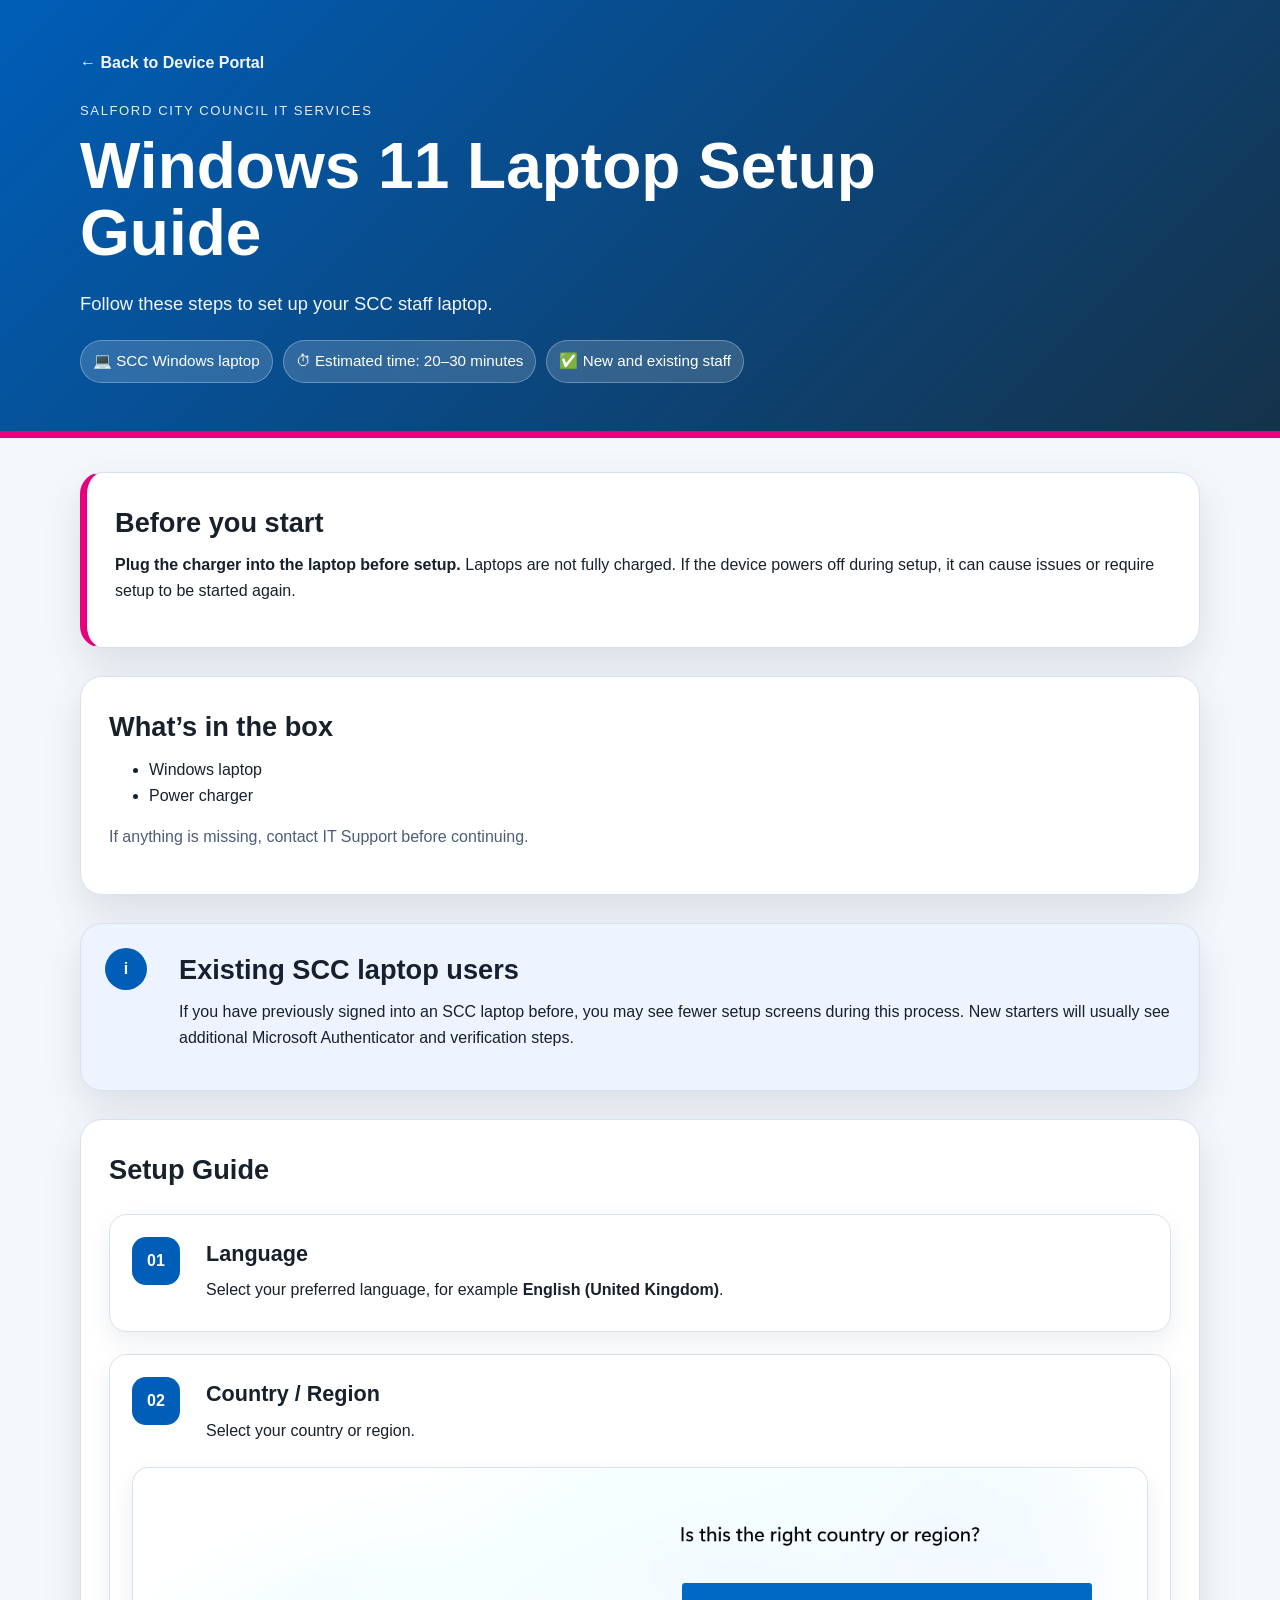
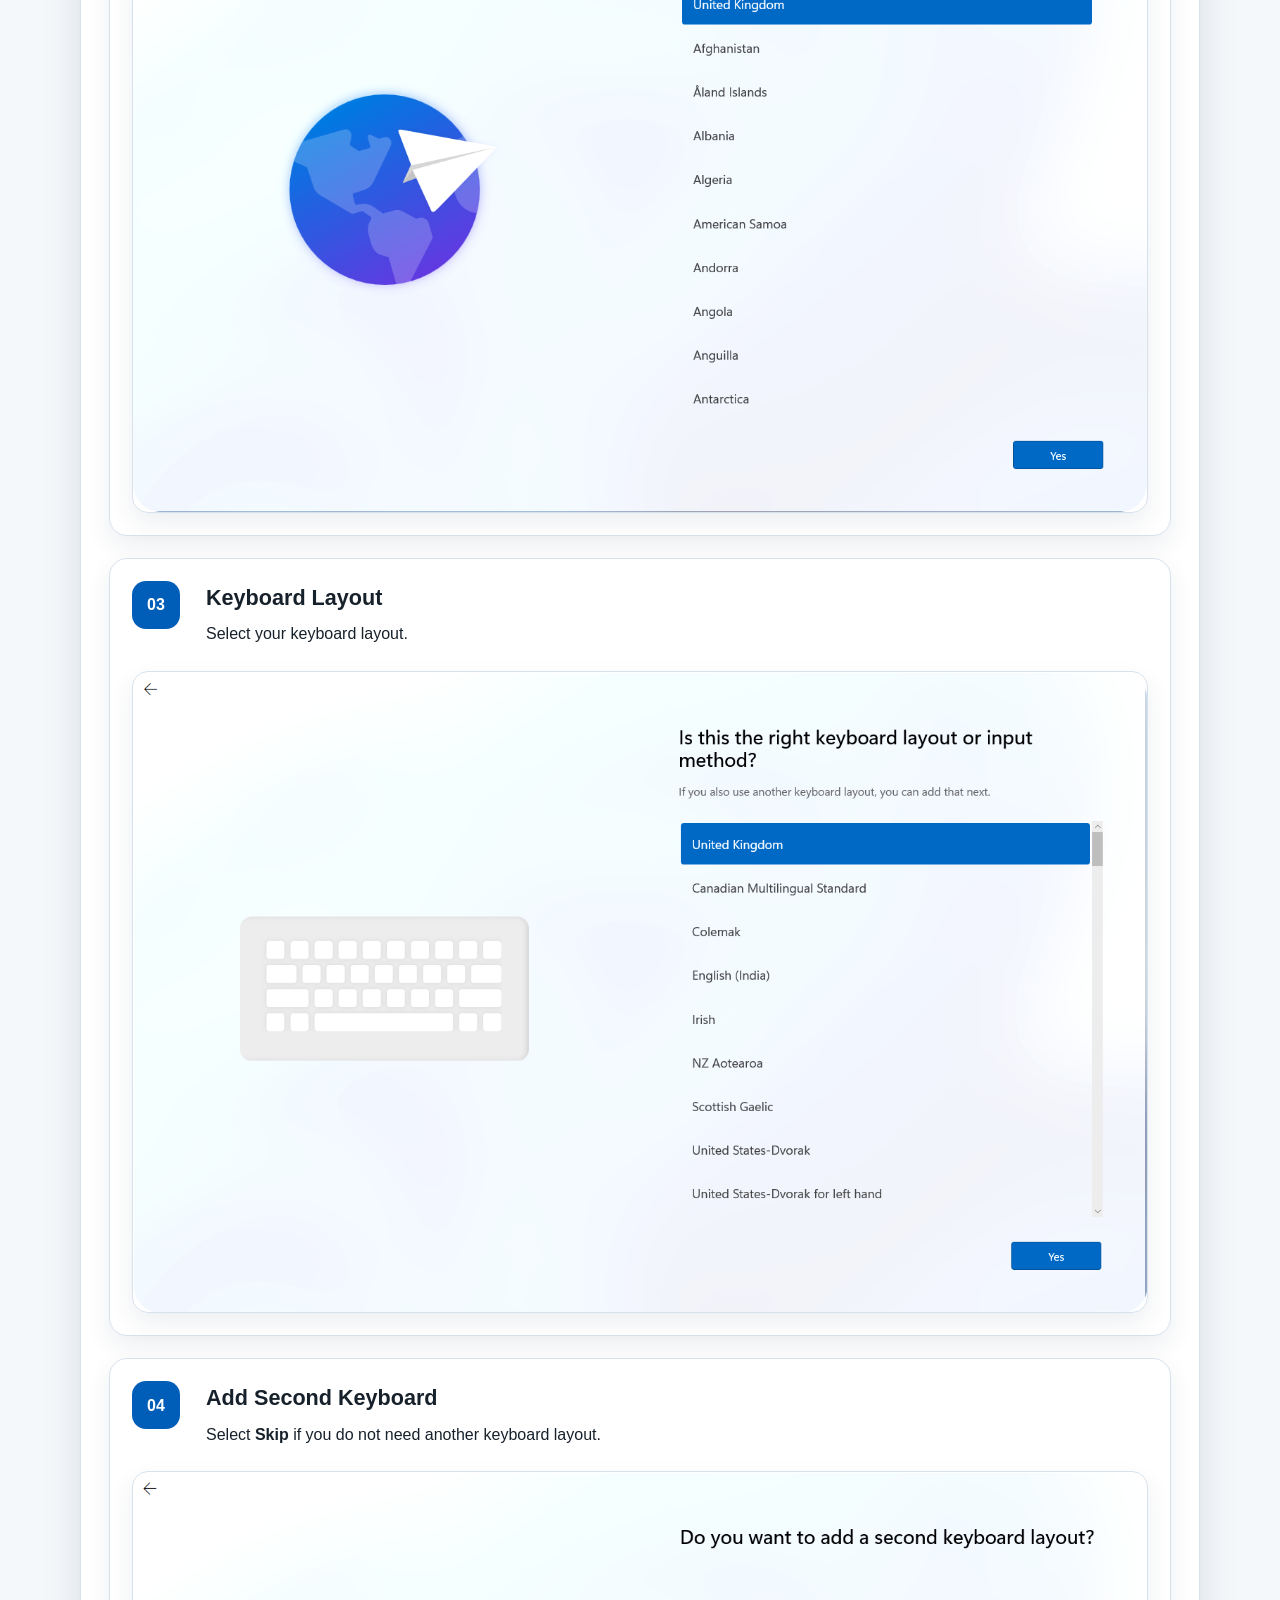
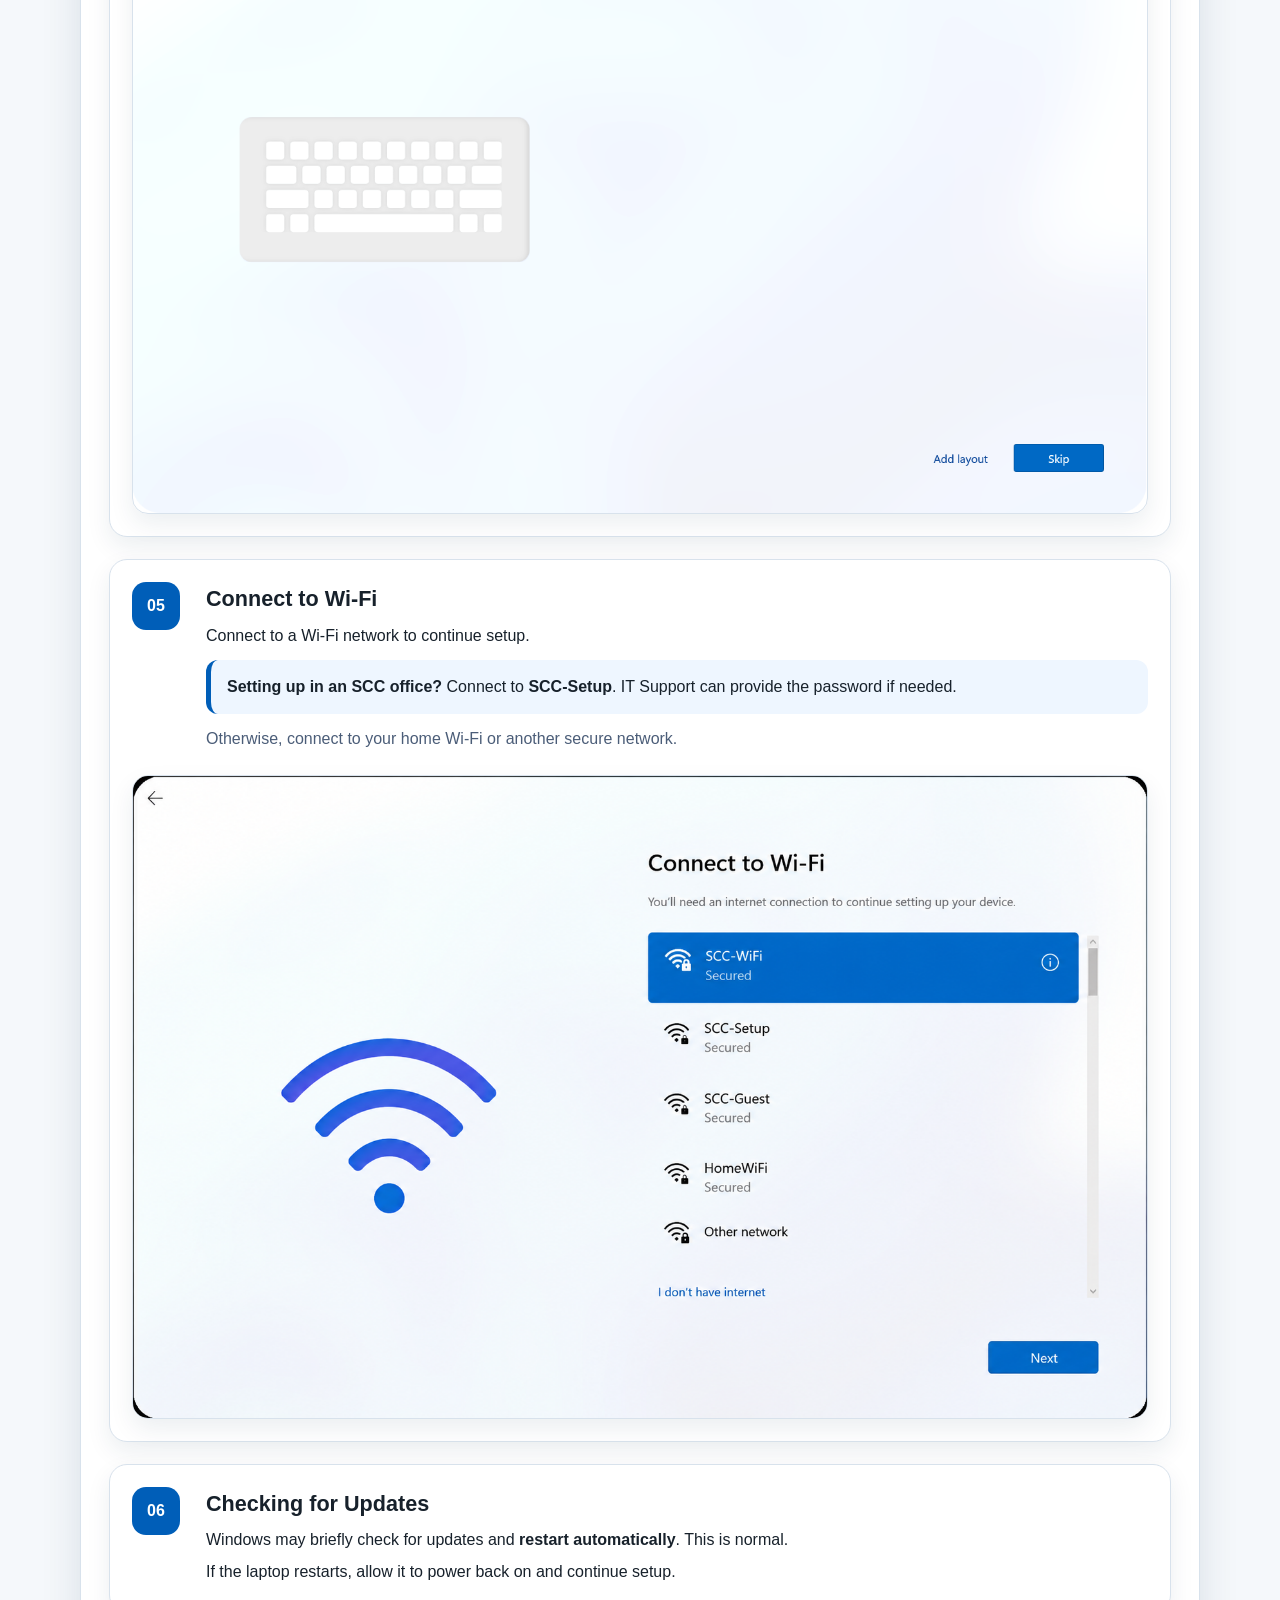
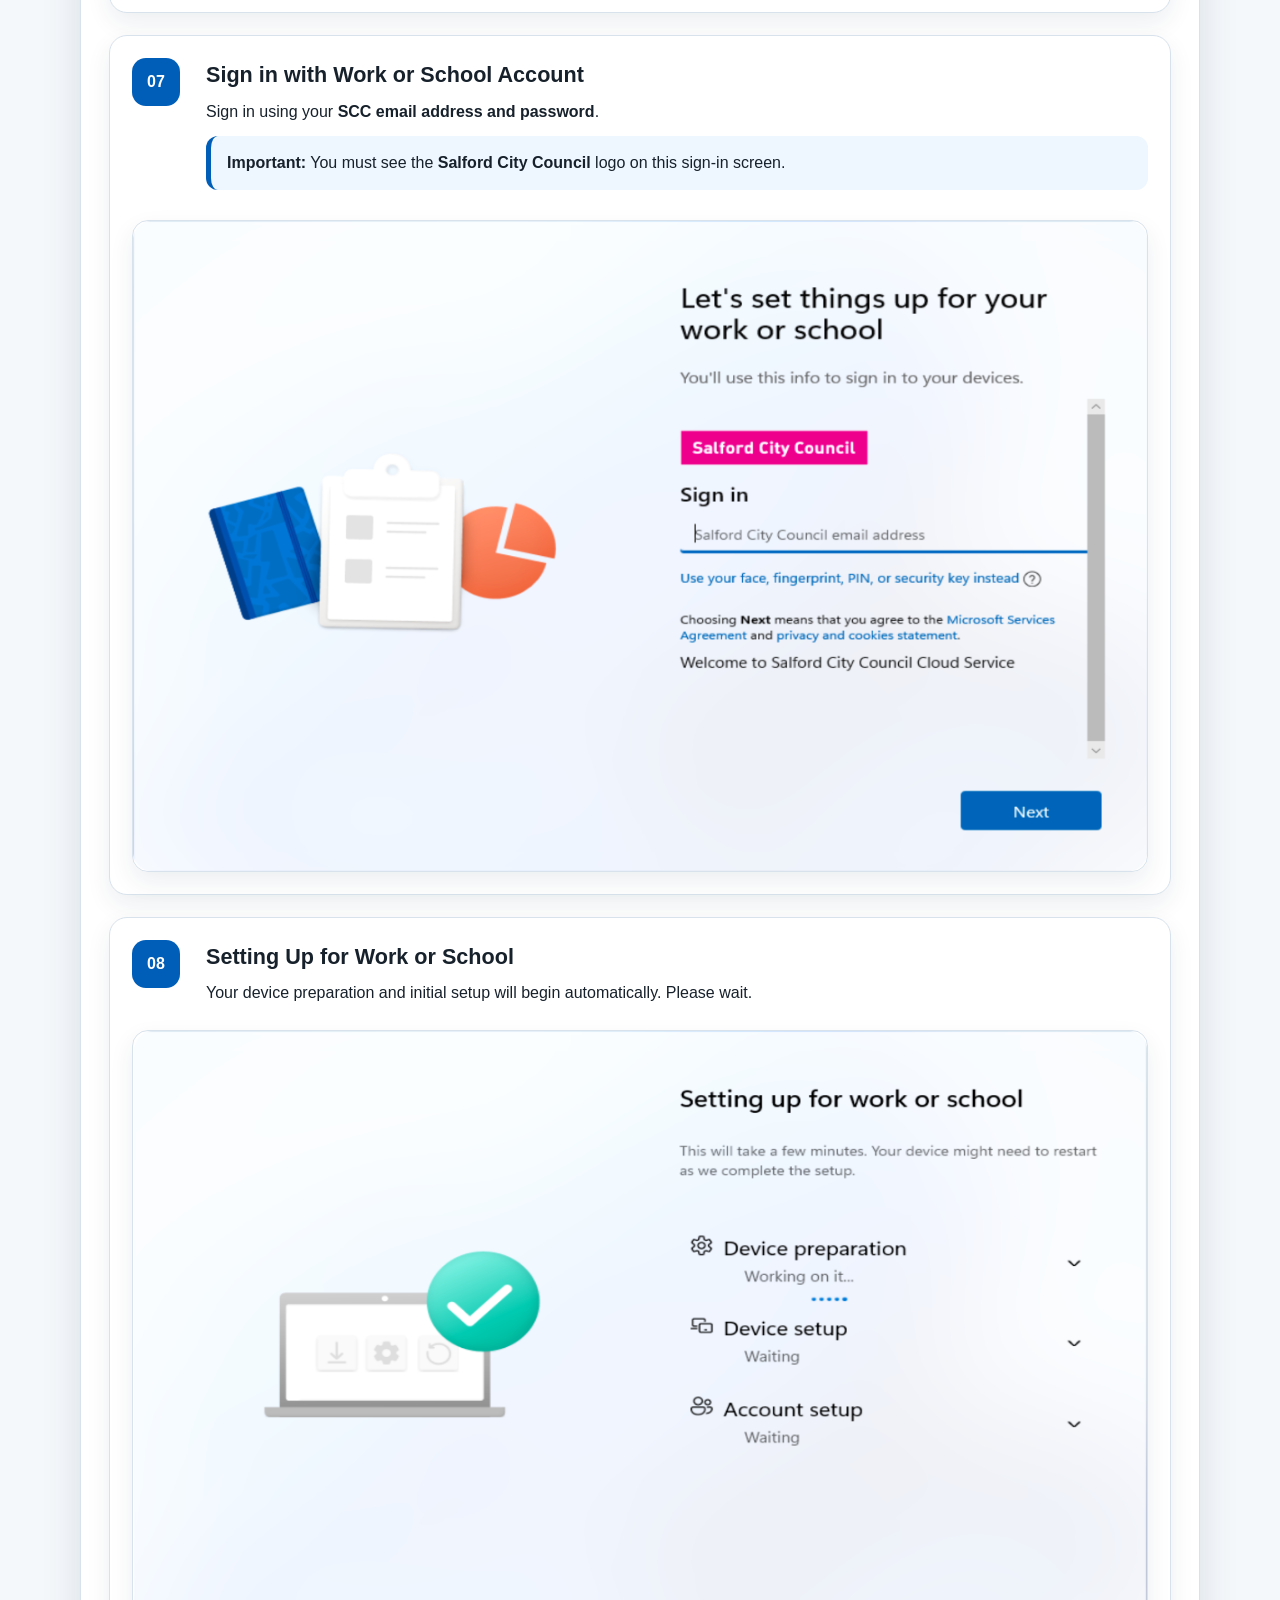
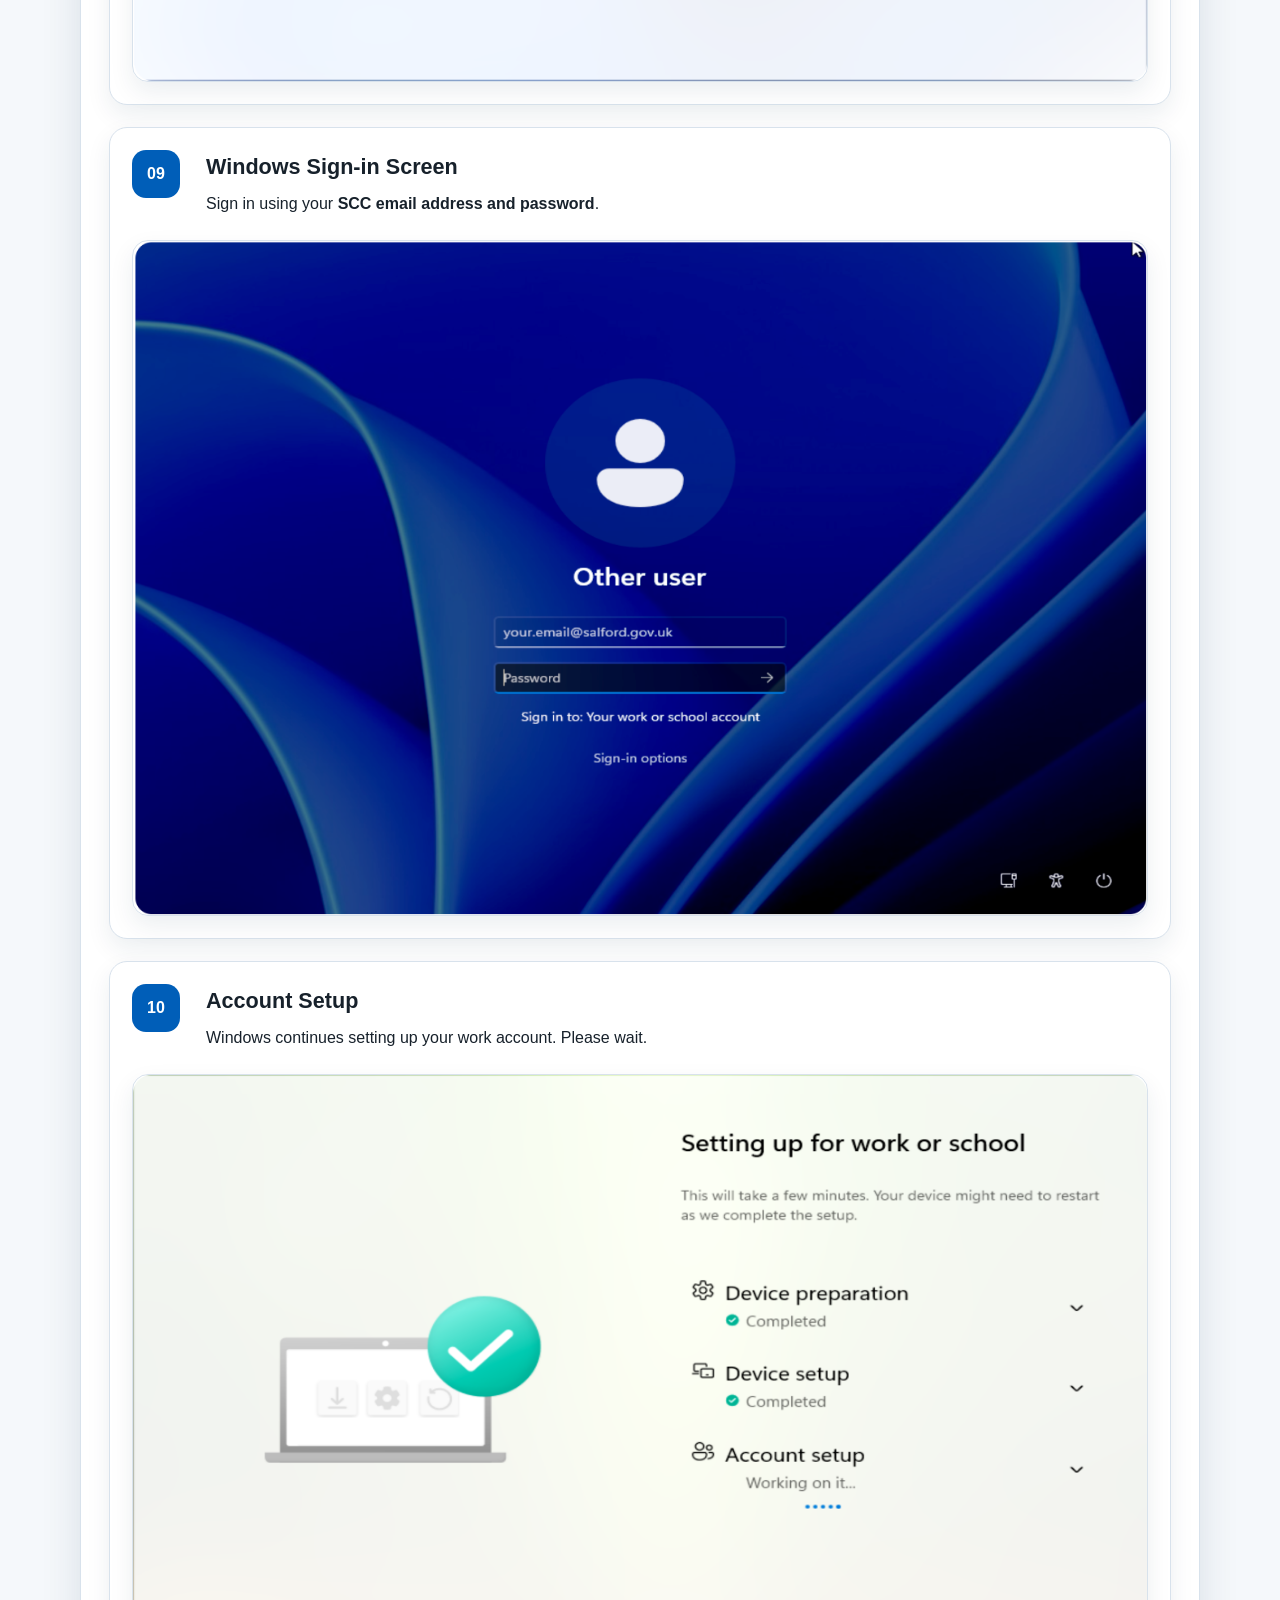
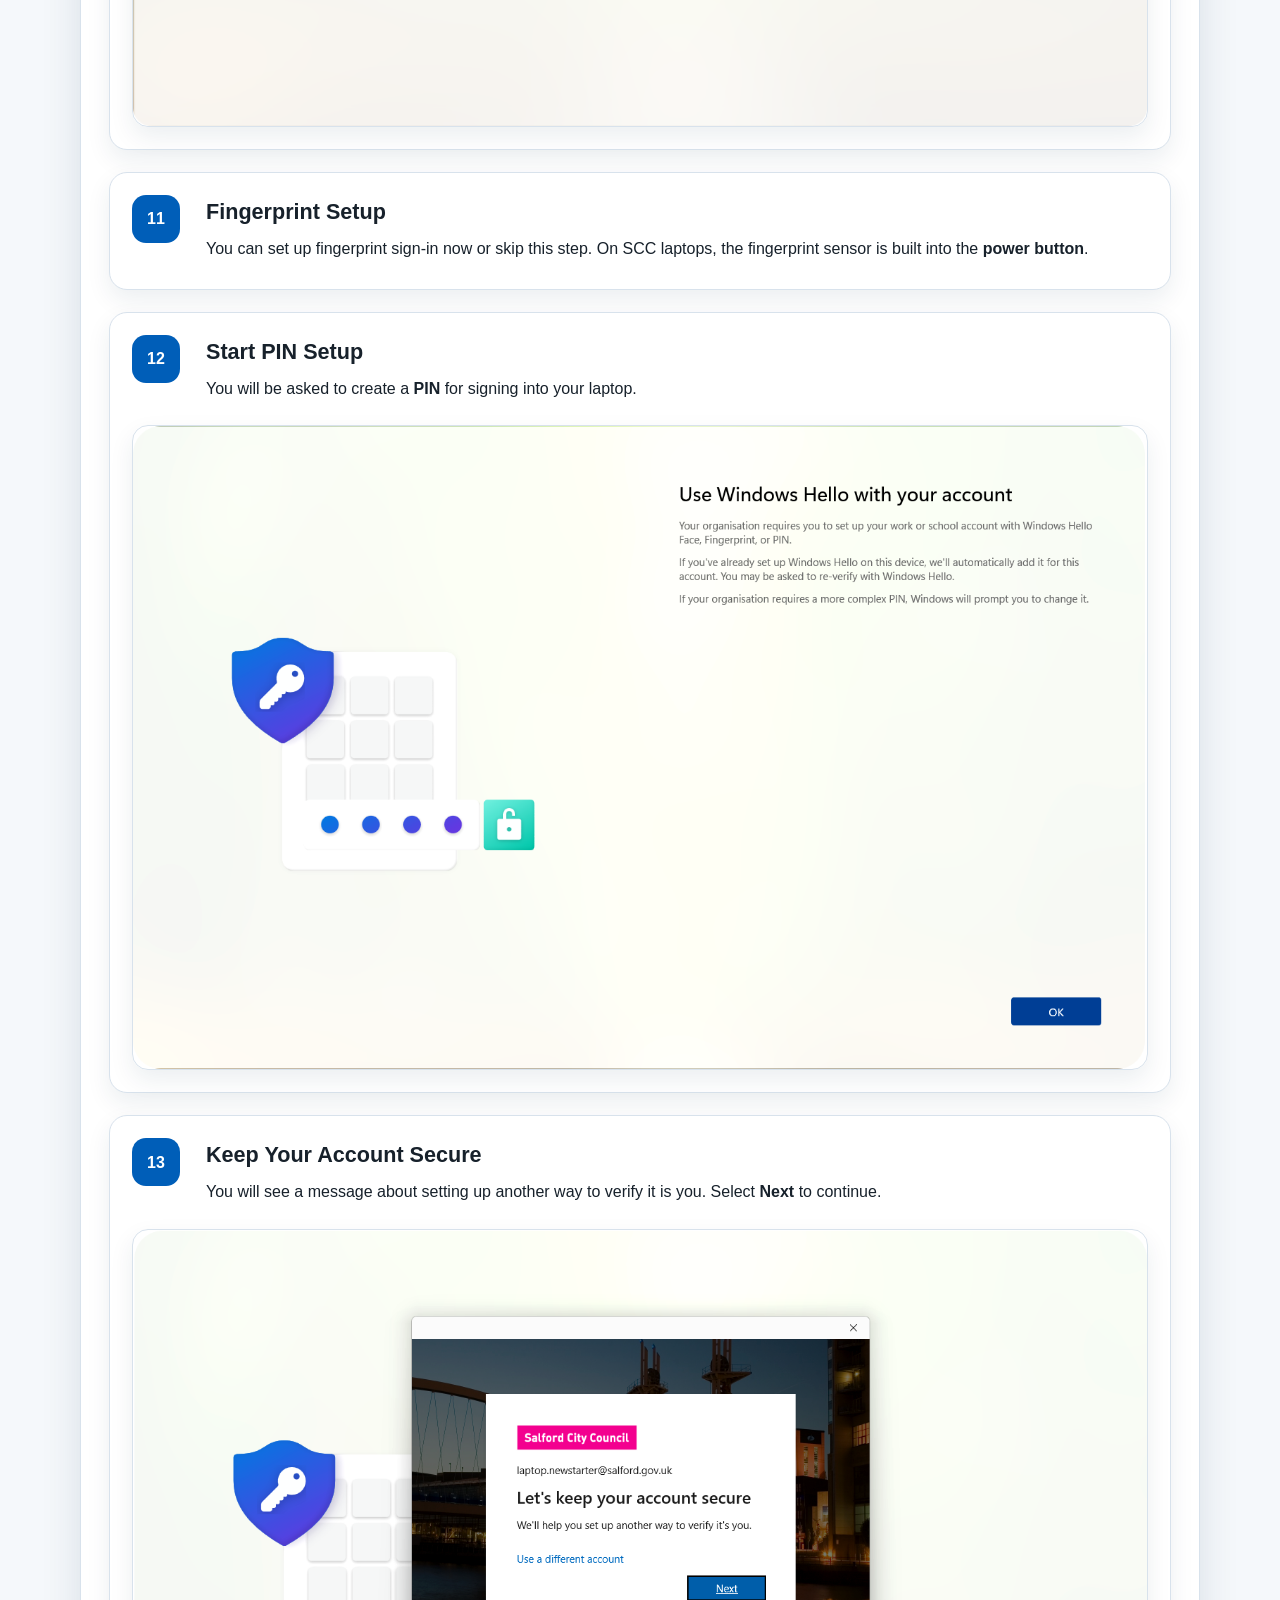
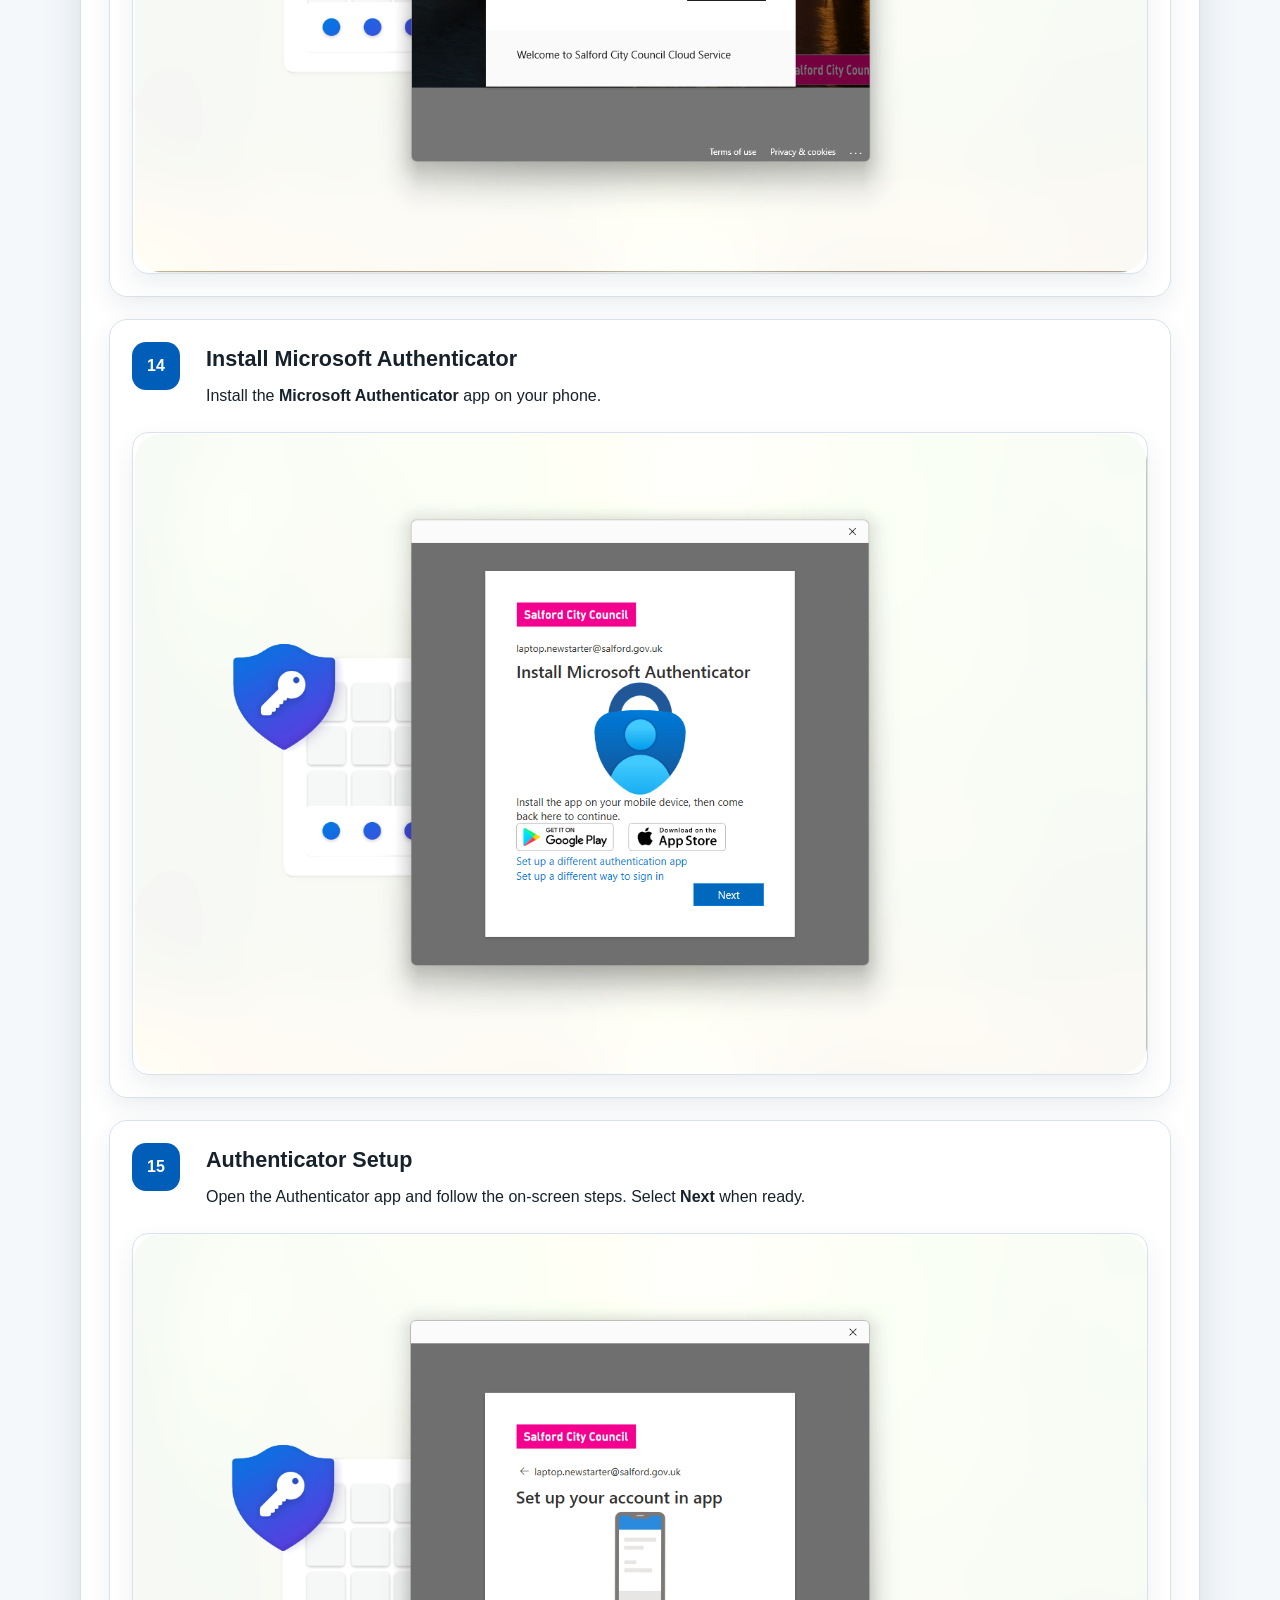
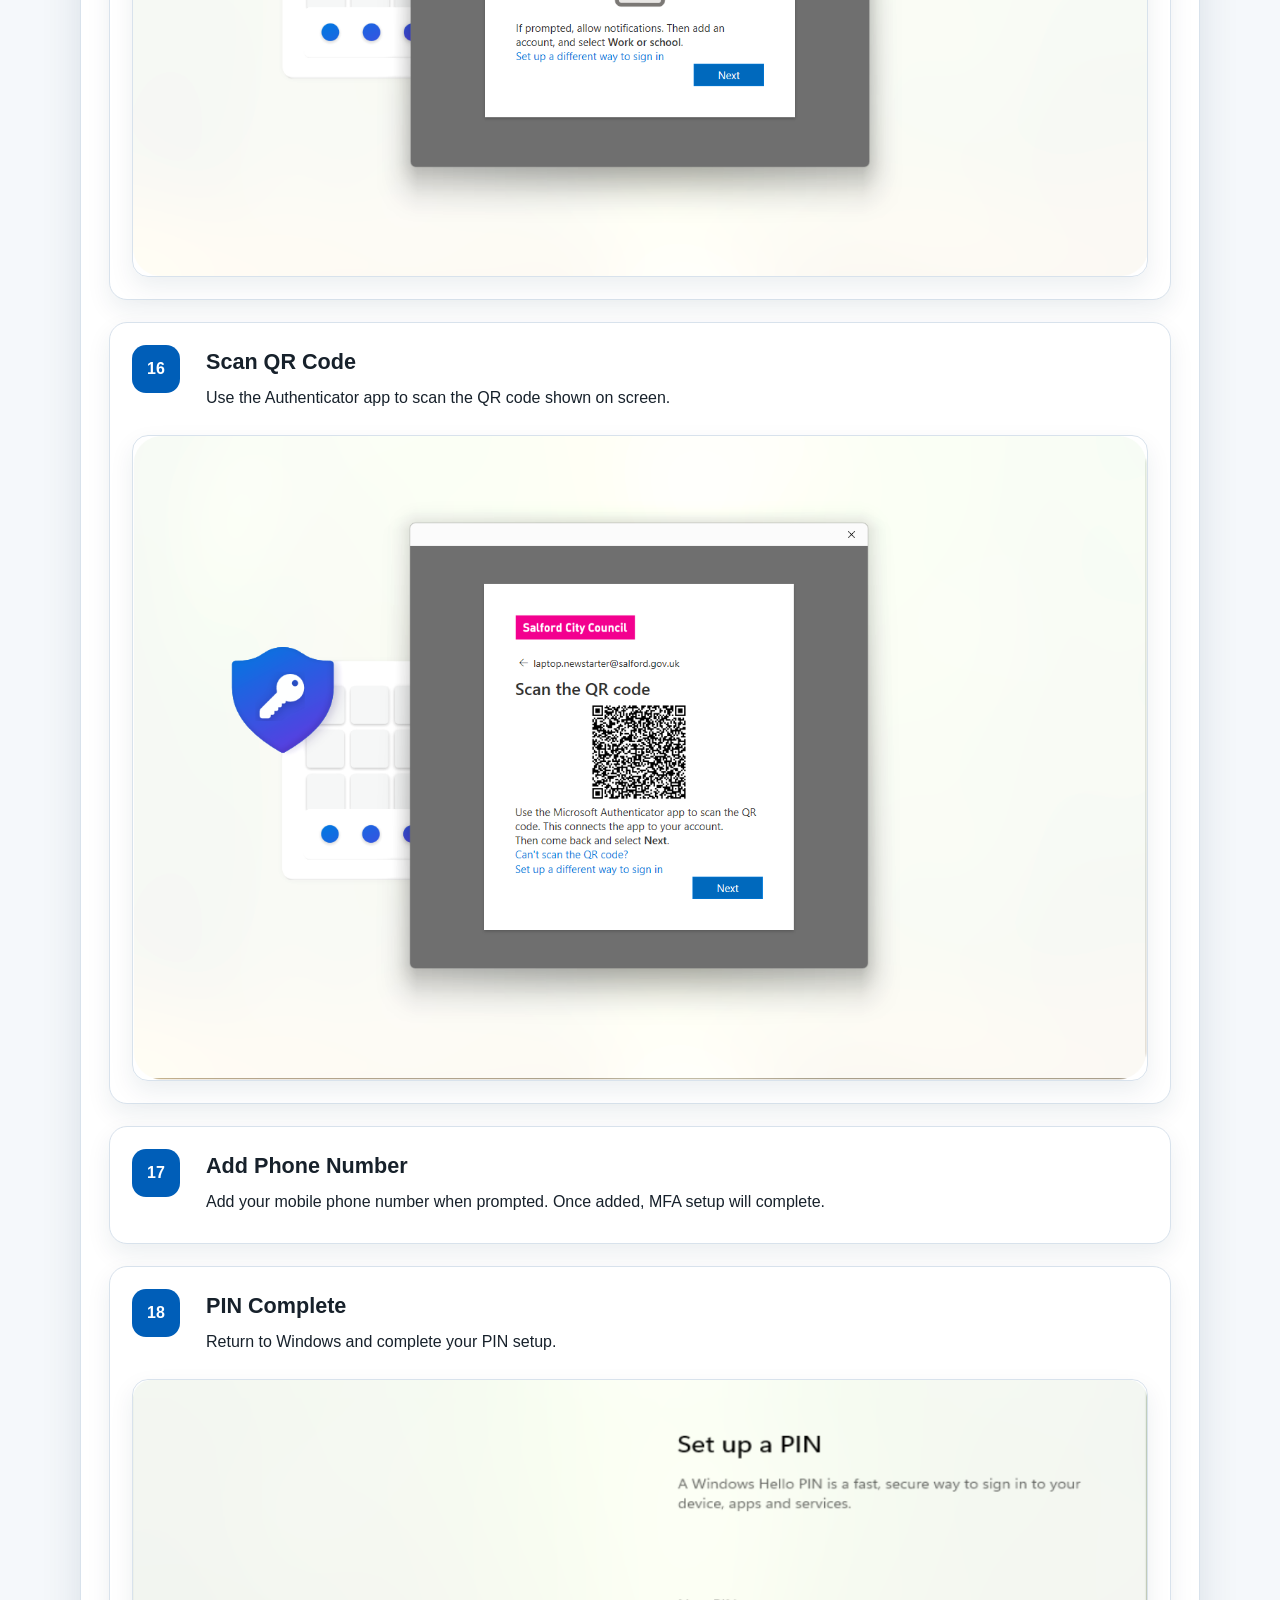
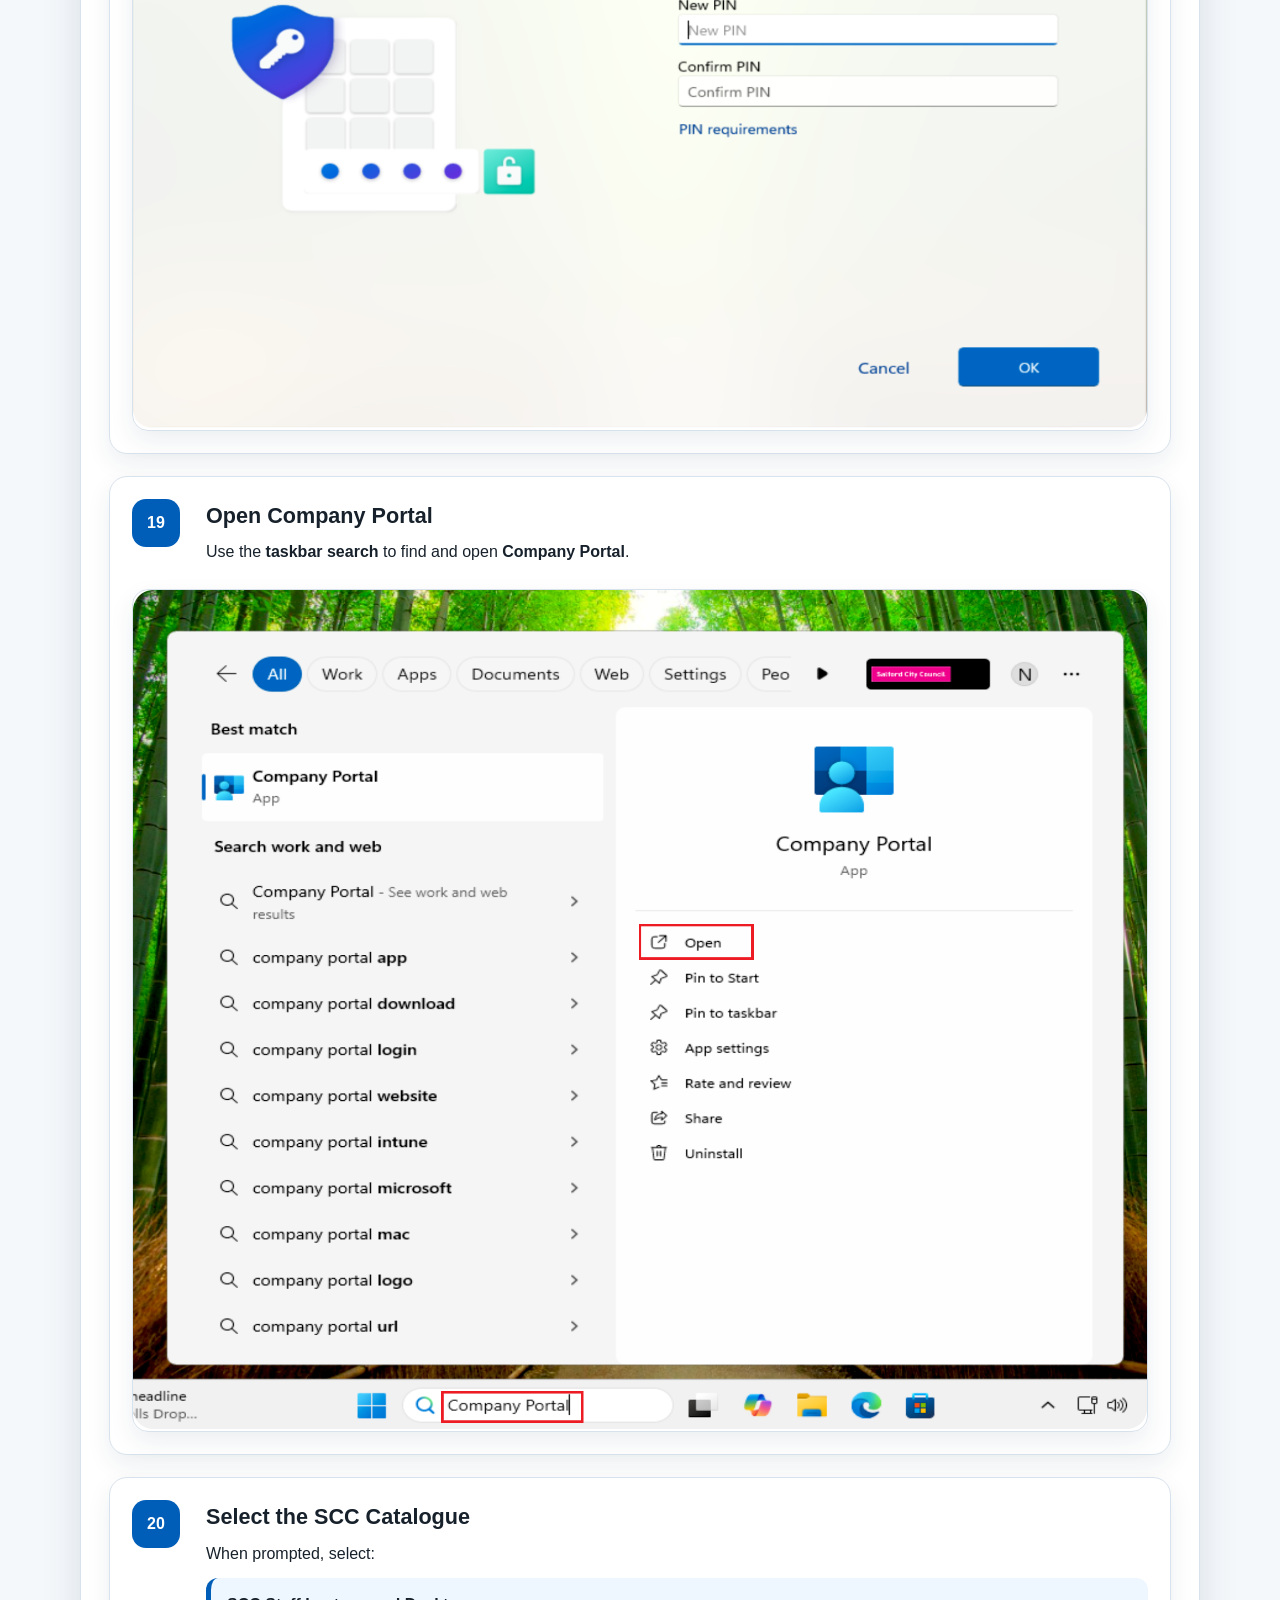
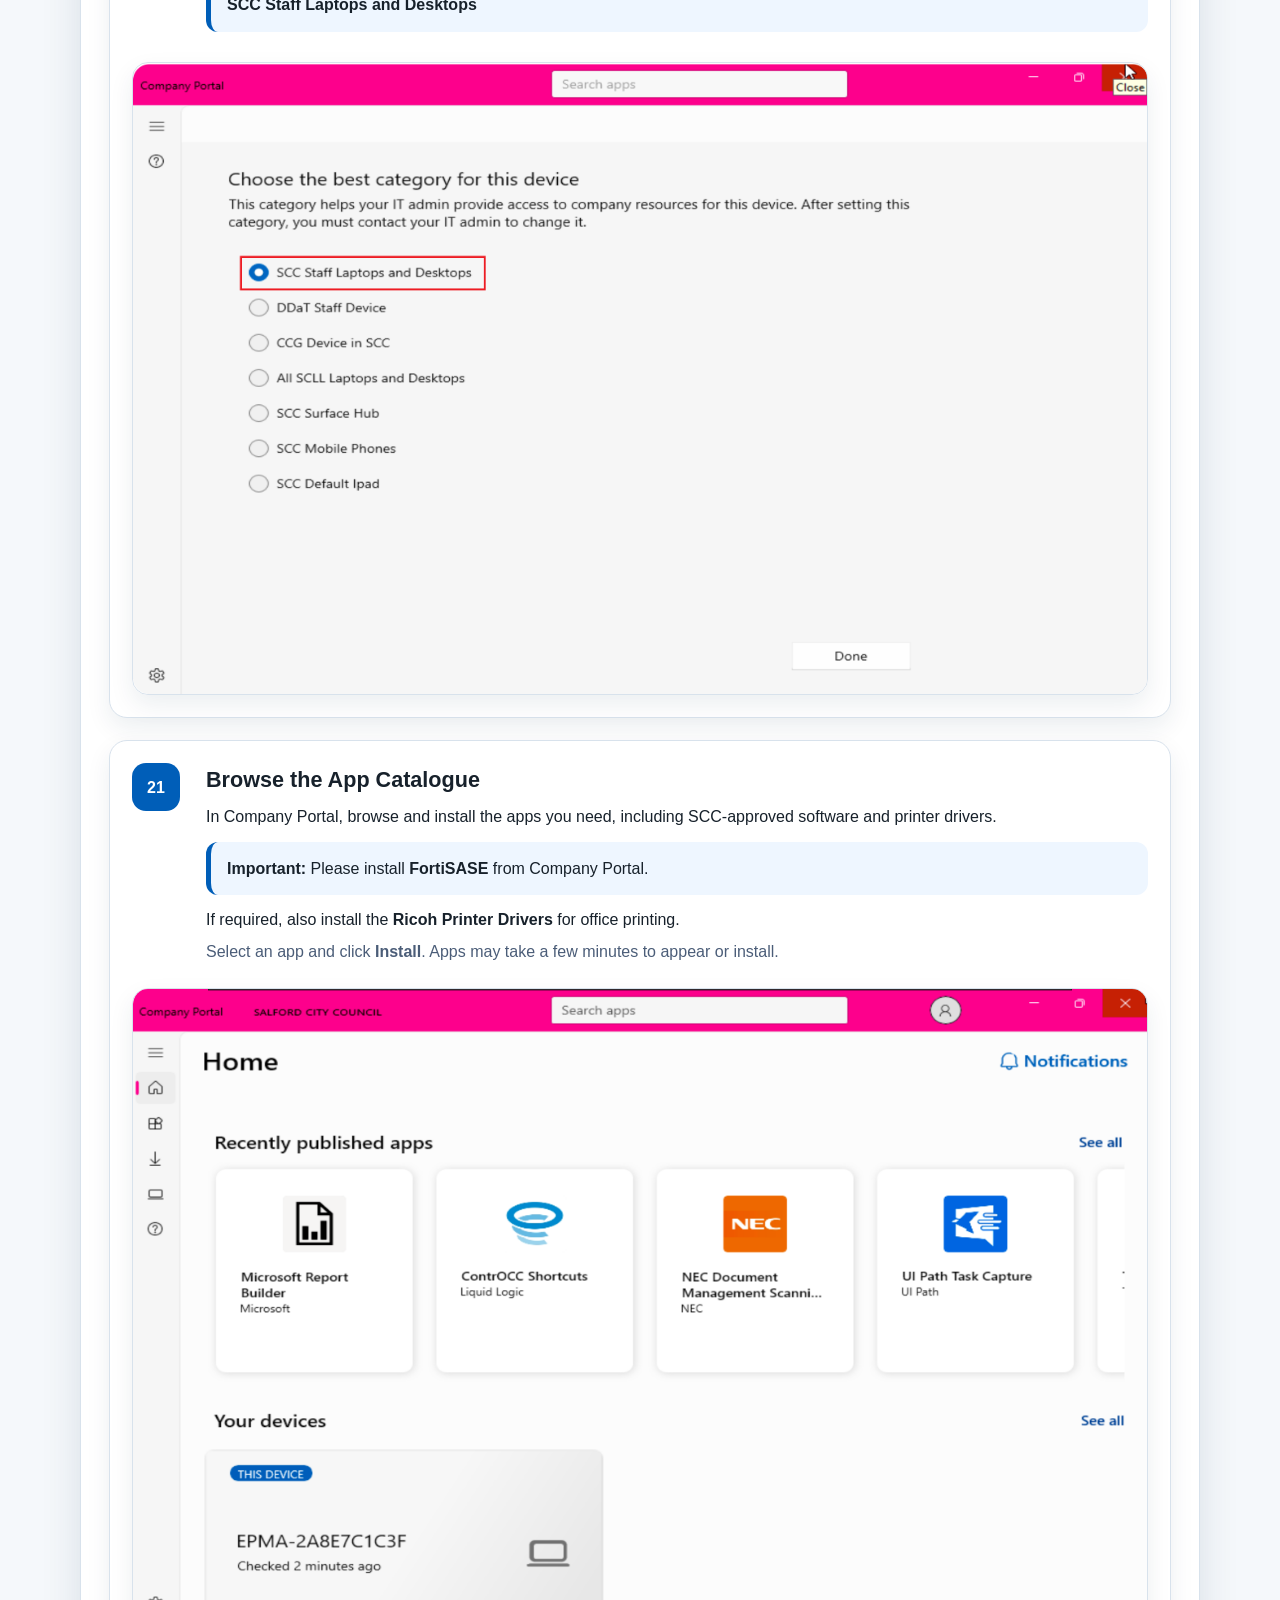
<file: windows/index.html>
<!doctype html>
<html lang="en-GB">
<head>
  <meta charset="utf-8" />
  <meta name="viewport" content="width=device-width, initial-scale=1" />
  <title>Windows 11 Laptop Setup Guide</title>
  <meta name="description" content="Step-by-step Windows 11 laptop setup guide for SCC staff." />
  <link rel="stylesheet" href="style.css" />
</head>

<body>

<header class="hero">
  <div class="wrap">
    <a class="back-link" href="../">← Back to Device Portal</a>
    <p class="eyebrow">Salford City Council IT Services</p>
    <h1>Windows 11 Laptop Setup Guide</h1>
    <p class="lead">Follow these steps to set up your SCC staff laptop.</p>

    <div class="meta">
      <span>💻 SCC Windows laptop</span>
      <span>⏱ Estimated time: 20–30 minutes</span>
      <span>✅ New and existing staff</span>
    </div>
  </div>
</header>

<div class="magenta-line"></div>

<main class="wrap">

  <section class="notice-card">
    <h2>Before you start</h2>
    <p>
      <strong>Plug the charger into the laptop before setup.</strong>
      Laptops are not fully charged. If the device powers off during setup, it can cause issues or require setup to be started again.
    </p>
  </section>

  <section class="guide-section">
    <h2>What’s in the box</h2>
    <ul>
      <li>Windows laptop</li>
      <li>Power charger</li>
    </ul>
    <p class="muted">If anything is missing, contact IT Support before continuing.</p>
  </section>

  <section class="info-card">
    <div class="info-icon">i</div>
    <div>
      <h2>Existing SCC laptop users</h2>
      <p>
        If you have previously signed into an SCC laptop before, you may see fewer setup screens during this process.
        New starters will usually see additional Microsoft Authenticator and verification steps.
      </p>
    </div>
  </section>

  <section class="guide-section">
    <h2>Setup Guide</h2>

    <article class="step" id="step-01">
      <div class="step-head">
        <div class="step-num">01</div>
        <div class="step-title">
          <h3>Language</h3>
          <p>Select your preferred language, for example <strong>English (United Kingdom)</strong>.</p>
        </div>
      </div>
    </article>

    <article class="step" id="step-02">
      <div class="step-head">
        <div class="step-num">02</div>
        <div class="step-title">
          <h3>Country / Region</h3>
          <p>Select your country or region.</p>
        </div>
      </div>
      <img class="step-img" src="images/02-region.png" alt="Country or region screen" loading="lazy" />
    </article>

    <article class="step" id="step-03">
      <div class="step-head">
        <div class="step-num">03</div>
        <div class="step-title">
          <h3>Keyboard Layout</h3>
          <p>Select your keyboard layout.</p>
        </div>
      </div>
      <img class="step-img" src="images/03-keyboard.png" alt="Keyboard layout screen" loading="lazy" />
    </article>

    <article class="step" id="step-04">
      <div class="step-head">
        <div class="step-num">04</div>
        <div class="step-title">
          <h3>Add Second Keyboard</h3>
          <p>Select <strong>Skip</strong> if you do not need another keyboard layout.</p>
        </div>
      </div>
      <img class="step-img" src="images/04-add-keyboard.png" alt="Add second keyboard screen" loading="lazy" />
    </article>

    <article class="step" id="step-05">
      <div class="step-head">
        <div class="step-num">05</div>
        <div class="step-title">
          <h3>Connect to Wi-Fi</h3>
          <p>Connect to a Wi-Fi network to continue setup.</p>
          <div class="callout">
            <strong>Setting up in an SCC office?</strong> Connect to <strong>SCC-Setup</strong>. IT Support can provide the password if needed.
          </div>
          <p class="muted">Otherwise, connect to your home Wi-Fi or another secure network.</p>
        </div>
      </div>
      <img class="step-img" src="images/05-connect-wifi.png" alt="Connect to Wi-Fi screen" loading="lazy" />
    </article>

    <article class="step" id="step-06">
      <div class="step-head">
        <div class="step-num">06</div>
        <div class="step-title">
          <h3>Checking for Updates</h3>
          <p>Windows may briefly check for updates and <strong>restart automatically</strong>. This is normal.</p>
          <p>If the laptop restarts, allow it to power back on and continue setup.</p>
        </div>
      </div>
    </article>

    <article class="step" id="step-07">
      <div class="step-head">
        <div class="step-num">07</div>
        <div class="step-title">
          <h3>Sign in with Work or School Account</h3>
          <p>Sign in using your <strong>SCC email address and password</strong>.</p>
          <div class="callout">
            <strong>Important:</strong> You must see the <strong>Salford City Council</strong> logo on this sign-in screen.
          </div>
        </div>
      </div>
      <img class="step-img" src="images/07-signin-scc.png" alt="Work or school sign-in screen showing SCC branding" loading="lazy" />
    </article>

    <article class="step" id="step-08">
      <div class="step-head">
        <div class="step-num">08</div>
        <div class="step-title">
          <h3>Setting Up for Work or School</h3>
          <p>Your device preparation and initial setup will begin automatically. Please wait.</p>
        </div>
      </div>
      <img class="step-img" src="images/08-setup-work-school.png" alt="Setting up for work or school screen" loading="lazy" />
    </article>

    <article class="step" id="step-09">
      <div class="step-head">
        <div class="step-num">09</div>
        <div class="step-title">
          <h3>Windows Sign-in Screen</h3>
          <p>Sign in using your <strong>SCC email address and password</strong>.</p>
        </div>
      </div>
      <img class="step-img" src="images/09-windows-signin.png" alt="Windows sign-in screen" loading="lazy" />
    </article>

    <article class="step" id="step-10">
      <div class="step-head">
        <div class="step-num">10</div>
        <div class="step-title">
          <h3>Account Setup</h3>
          <p>Windows continues setting up your work account. Please wait.</p>
        </div>
      </div>
      <img class="step-img" src="images/10-account-setup.png" alt="Account setup screen" loading="lazy" />
    </article>

    <article class="step" id="step-11">
      <div class="step-head">
        <div class="step-num">11</div>
        <div class="step-title">
          <h3>Fingerprint Setup</h3>
          <p>You can set up fingerprint sign-in now or skip this step. On SCC laptops, the fingerprint sensor is built into the <strong>power button</strong>.</p>
        </div>
      </div>
    </article>

    <article class="step" id="step-12">
      <div class="step-head">
        <div class="step-num">12</div>
        <div class="step-title">
          <h3>Start PIN Setup</h3>
          <p>You will be asked to create a <strong>PIN</strong> for signing into your laptop.</p>
        </div>
      </div>
      <img class="step-img" src="images/12-pin-start.png" alt="Start PIN setup screen" loading="lazy" />
    </article>

    <article class="step" id="step-13">
      <div class="step-head">
        <div class="step-num">13</div>
        <div class="step-title">
          <h3>Keep Your Account Secure</h3>
          <p>You will see a message about setting up another way to verify it is you. Select <strong>Next</strong> to continue.</p>
        </div>
      </div>
      <img class="step-img" src="images/13-mfa-secure-account.png" alt="Keep your account secure prompt" loading="lazy" />
    </article>

    <article class="step" id="step-14">
      <div class="step-head">
        <div class="step-num">14</div>
        <div class="step-title">
          <h3>Install Microsoft Authenticator</h3>
          <p>Install the <strong>Microsoft Authenticator</strong> app on your phone.</p>
        </div>
      </div>
      <img class="step-img" src="images/14-install-authenticator.png" alt="Install Microsoft Authenticator step" loading="lazy" />
    </article>

    <article class="step" id="step-15">
      <div class="step-head">
        <div class="step-num">15</div>
        <div class="step-title">
          <h3>Authenticator Setup</h3>
          <p>Open the Authenticator app and follow the on-screen steps. Select <strong>Next</strong> when ready.</p>
        </div>
      </div>
      <img class="step-img" src="images/15-authenticator-setup.png" alt="Authenticator setup screen" loading="lazy" />
    </article>

    <article class="step" id="step-16">
      <div class="step-head">
        <div class="step-num">16</div>
        <div class="step-title">
          <h3>Scan QR Code</h3>
          <p>Use the Authenticator app to scan the QR code shown on screen.</p>
        </div>
      </div>
      <img class="step-img" src="images/16-scan-qr.png" alt="Scan QR code screen" loading="lazy" />
    </article>

    <article class="step" id="step-17">
      <div class="step-head">
        <div class="step-num">17</div>
        <div class="step-title">
          <h3>Add Phone Number</h3>
          <p>Add your mobile phone number when prompted. Once added, MFA setup will complete.</p>
        </div>
      </div>
    </article>

    <article class="step" id="step-18">
      <div class="step-head">
        <div class="step-num">18</div>
        <div class="step-title">
          <h3>PIN Complete</h3>
          <p>Return to Windows and complete your PIN setup.</p>
        </div>
      </div>
      <img class="step-img" src="images/18-pin-complete.png" alt="PIN complete screen" loading="lazy" />
    </article>

    <article class="step" id="step-19">
      <div class="step-head">
        <div class="step-num">19</div>
        <div class="step-title">
          <h3>Open Company Portal</h3>
          <p>Use the <strong>taskbar search</strong> to find and open <strong>Company Portal</strong>.</p>
        </div>
      </div>
      <img class="step-img" src="images/20-company-portal-search.png" alt="Search for Company Portal" loading="lazy" />
    </article>

    <article class="step" id="step-20">
      <div class="step-head">
        <div class="step-num">20</div>
        <div class="step-title">
          <h3>Select the SCC Catalogue</h3>
          <p>When prompted, select:</p>
          <div class="callout">
            <strong>SCC Staff Laptops and Desktops</strong>
          </div>
        </div>
      </div>
      <img class="step-img" src="images/21-company-portal-category.png" alt="Select SCC Staff Laptops and Devices catalogue" loading="lazy" />
    </article>

    <article class="step" id="step-21">
      <div class="step-head">
        <div class="step-num">21</div>
        <div class="step-title">
          <h3>Browse the App Catalogue</h3>
          <p>In Company Portal, browse and install the apps you need, including SCC-approved software and printer drivers.</p>
          <div class="callout">
            <strong>Important:</strong> Please install <strong>FortiSASE</strong> from Company Portal.
          </div>
          <p>If required, also install the <strong>Ricoh Printer Drivers</strong> for office printing.</p>
          <p class="muted">Select an app and click <strong>Install</strong>. Apps may take a few minutes to appear or install.</p>
        </div>
      </div>
      <img class="step-img" src="images/22-company-portal-catalogue.png" alt="Company Portal app catalogue" loading="lazy" />
    </article>
  </section>

  <section class="complete card">
    <h2>Setup Complete</h2>
    <p>Your SCC Windows laptop is now set up and ready to use.</p>
    <p>Keep the laptop powered on while any remaining apps finish installing.</p>
    <p class="muted">Guide version: v1.2</p>
  </section>

  <section class="guide-section">
    <h2>Common Questions</h2>

    <details>
      <summary>What if my laptop restarts during setup?</summary>
      <p>This is normal. Let the laptop power back on and continue setup.</p>
    </details>

    <details>
      <summary>What if I don’t see the Salford City Council logo when signing in?</summary>
      <p>If the SCC logo is not shown, the laptop may not be enrolled correctly. Contact IT Support before continuing.</p>
    </details>

    <details>
      <summary>Can I skip fingerprint setup?</summary>
      <p>Yes. Fingerprint setup is optional and can be added later from Windows settings.</p>
    </details>

    <details>
      <summary>What if I forget my PIN?</summary>
      <p>You can reset your PIN after setup using the on-screen sign-in options or by contacting IT Support.</p>
    </details>

    <details>
      <summary>Why do I need to set up Microsoft Authenticator?</summary>
      <p>Authenticator is required to keep your SCC account secure and verify it is really you.</p>
    </details>

    <details>
      <summary>Can I set up the laptop at home?</summary>
      <p>Yes. You can complete setup using your home Wi-Fi.</p>
    </details>

    <details>
      <summary>Which Wi-Fi should I use in the office?</summary>
      <p>Connect to <strong>SCC-Setup</strong>. IT Support can provide the password if needed.</p>
    </details>

    <details>
      <summary>My apps aren’t installing — what should I do?</summary>
      <p>Some apps take time to appear or install. Keep the laptop powered on and connected to the internet.</p>
    </details>

    <details>
      <summary>Where do I find Company Portal?</summary>
      <p>Search for <strong>Company Portal</strong> using the Windows search bar and open the app.</p>
    </details>

    <details>
      <summary>An app I need isn’t in Company Portal — how do I request it?</summary>
      <p>Raise an application request in Rubix. Include the app name, a link to the app, whether it is free or licensed, and a brief business justification.</p>
    </details>
  </section>

  <section class="help-card">
    <div class="help-icon">🎧</div>
    <div>
      <h2>Need help?</h2>
      <p>
        If you experience issues during setup, please log an IT Support ticket or call
        <strong>0161 793 3993</strong>.
      </p>
    </div>
    <a class="support-button" href="https://myrubix.salford.gov.uk">
      Log IT Support Ticket →
    </a>
  </section>

  <section class="help-card">
    <div class="help-icon">🏠</div>
    <div>
      <h2>Finished?</h2>
      <p>Return to the SCC Device Portal to access other setup and support guides.</p>
    </div>
    <a class="support-button" href="../">
      Back to Device Portal →
    </a>
  </section>

</main>

<footer>
  <p>Salford City Council IT Services • OFFICIAL – Internal Use Only</p>
</footer>

</body>
</html>
</file>
<file: style.css>
:root {
  --blue: #005eb8;
  --blue-dark: #06345c;
  --navy: #061b3a;
  --magenta: #e6007e;
  --bg: #f4f8ff;
  --panel: #ffffff;
  --text: #061b3a;
  --muted: #4b5d78;
  --border: #d9e4f2;
  --shadow: 0 18px 45px rgba(0, 64, 128, 0.12);
}

* {
  box-sizing: border-box;
}

body {
  margin: 0;
  font-family: Arial, Helvetica, sans-serif;
  background: var(--bg);
  color: var(--text);
  line-height: 1.6;
}

.wrap {
  width: min(1280px, calc(100% - 96px));
  margin: 0 auto;
}

.hero {
  background:
    radial-gradient(circle at 70% 18%, rgba(0, 120, 255, 0.35), transparent 34%),
    linear-gradient(135deg, #005eb8 0%, #06345c 55%, #061b3a 100%);
  color: #fff;
  padding: 42px 0;
}

.hero-inner {
  min-height: 270px;
  display: flex;
  align-items: center;
}

.scc-logo {
  width: 250px;
  max-width: 85%;
  margin-bottom: 24px;
}

.eyebrow {
  margin: 0 0 12px;
  text-transform: uppercase;
  letter-spacing: 0.17em;
  font-size: 0.98rem;
}

.hero h1 {
  margin: 0 0 16px;
  font-size: clamp(3.8rem, 6vw, 5.6rem);
  line-height: 1;
  font-weight: 800;
}

.lead {
  margin: 0;
  max-width: 620px;
  font-size: 1.28rem;
  line-height: 1.45;
}

.magenta-line {
  height: 7px;
  background: var(--magenta);
}

main.wrap {
  padding-top: 36px;
}

/* Main guide cards */

.guide-grid {
  display: grid;
  grid-template-columns: repeat(4, 1fr);
  gap: 26px;
  margin: 0 0 28px;
}

.guide-card {
  background: var(--panel);
  border: 1px solid var(--border);
  border-bottom: 5px solid var(--blue);
  border-radius: 14px;
  min-height: 210px;
  padding: 26px;
  display: flex;
  flex-direction: column;
  text-decoration: none;
  color: inherit;
  box-shadow: var(--shadow);
  transition: transform 0.22s ease, box-shadow 0.22s ease, border-color 0.22s ease;
}

.guide-card:hover {
  transform: translateY(-6px);
  box-shadow: 0 26px 60px rgba(0, 64, 128, 0.2);
  border-color: var(--blue);
}

.card-header {
  display: grid;
  grid-template-columns: 72px 1fr;
  gap: 18px;
  align-items: center;
  margin-bottom: 20px;
}

.icon,
.future-icon,
.help-icon {
  background: #eaf3ff;
  display: grid;
  place-items: center;
}

.icon {
  width: 72px;
  height: 72px;
  border-radius: 18px;
}

.icon img,
.future-icon img {
  width: 38px;
  height: 38px;
  object-fit: contain;
}

.guide-card h2 {
  margin: 0;
  font-size: 1.28rem;
  line-height: 1.18;
}

.guide-card p {
  margin: 0;
  color: var(--muted);
  font-size: 1.02rem;
}

.guide-card span {
  margin-top: auto;
  padding-top: 22px;
  color: var(--blue);
  font-weight: 700;
  font-size: 1.02rem;
}

/* Future guide section */

.future-section,
.help-card {
  background: var(--panel);
  border: 1px solid var(--border);
  border-radius: 14px;
  box-shadow: var(--shadow);
}

.future-section {
  padding: 26px;
  margin-bottom: 24px;
}

.future-section h2,
.help-card h2 {
  margin: 0 0 6px;
  font-size: 1.75rem;
}

.future-section > p,
.help-card p {
  margin: 0;
  color: var(--muted);
  font-size: 1.05rem;
}

.future-grid {
  display: grid;
  grid-template-columns: repeat(3, 1fr);
  gap: 22px;
  margin-top: 22px;
}

.future-card {
  border: 2px dashed #cbd8ea;
  border-radius: 12px;
  padding: 18px;
  display: grid;
  grid-template-columns: 68px 1fr;
  gap: 16px;
  align-items: start;
}

.future-icon {
  width: 60px;
  height: 60px;
  border-radius: 14px;
}

.future-icon img {
  width: 36px;
  height: 36px;
}

.future-card h3 {
  margin: 2px 0 4px;
  font-size: 1.12rem;
}

.future-card p {
  margin: 0 0 10px;
  color: var(--muted);
}

.future-card span {
  display: inline-block;
  width: fit-content;
  padding: 3px 10px;
  border: 1px solid #ff8bc7;
  border-radius: 999px;
  background: #fff0f8;
  color: var(--magenta);
  font-size: 0.85rem;
  font-weight: 700;
}

/* Help card */

.help-card {
  padding: 26px;
  display: grid;
  grid-template-columns: 110px 1fr auto;
  gap: 28px;
  align-items: center;
  margin-bottom: 32px;
}

.help-icon {
  width: 92px;
  height: 92px;
  border-radius: 20px;
  font-size: 2.7rem;
}

.support-button {
  border: 2px solid var(--blue);
  color: var(--blue);
  text-decoration: none;
  font-weight: 700;
  padding: 13px 22px;
  border-radius: 8px;
  white-space: nowrap;
  text-align: center;
}

.support-button:hover {
  background: var(--blue);
  color: #fff;
}

/* Footer */

.footer {
  background: #eaf3ff;
  padding: 22px 0;
}

.footer-inner {
  width: min(560px, calc(100% - 32px));
  margin: 0 auto;
  display: flex;
  align-items: center;
  justify-content: center;
  gap: 24px;
}

.footer img {
  width: 175px;
}

.footer span {
  width: 1px;
  height: 36px;
  background: #9fb2ca;
}

.footer p {
  margin: 0;
  font-size: 1.1rem;
}

/* Responsive */

@media (max-width: 1250px) {
  .guide-grid {
    grid-template-columns: repeat(2, 1fr);
  }
}

@media (max-width: 1050px) {
  .wrap {
    width: min(900px, calc(100% - 48px));
  }

  .future-grid {
    grid-template-columns: 1fr;
  }

  .help-card {
    grid-template-columns: 80px 1fr;
  }

  .support-button {
    grid-column: 1 / -1;
  }
}

@media (max-width: 680px) {
  .wrap {
    width: calc(100% - 28px);
  }

  .hero {
    padding: 30px 0 38px;
  }

  .scc-logo {
    width: 210px;
    margin-bottom: 22px;
  }

  .hero h1 {
    font-size: 3rem;
  }

  .lead {
    font-size: 1.1rem;
  }

  main.wrap {
    padding-top: 24px;
  }

  .guide-grid {
    grid-template-columns: 1fr;
  }

  .card-header,
  .future-card {
    grid-template-columns: 1fr;
  }

  .icon,
  .future-icon,
  .help-icon {
    width: 68px;
    height: 68px;
  }

  .icon img,
  .future-icon img {
    width: 36px;
    height: 36px;
  }

  .footer-inner {
    flex-direction: column;
    gap: 12px;
  }

  .footer span {
    display: none;
  }
}
</file>
<file: biometric/style.css>
:root {
  --scc-blue: #005eb8;
  --scc-dark: #15324a;
  --scc-light: #eef6ff;
  --magenta: #e6007e;
  --ink: #17212b;
  --muted: #4b5d78;
  --line: #d8e2ec;
  --panel: #ffffff;
  --tip: #e9f7ef;
  --tip-border: #2e8b57;
  --warning: #fff4df;
  --warning-border: #d9822b;
  --shadow: 0 16px 40px rgba(15, 45, 75, 0.12);
}

* {
  box-sizing: border-box;
}

body {
  margin: 0;
  font-family: Arial, Helvetica, sans-serif;
  color: var(--ink);
  background: #f5f8fb;
  line-height: 1.6;
}

.wrap {
  width: min(1120px, calc(100% - 32px));
  margin: 0 auto;
}

.hero {
  background: linear-gradient(135deg, var(--scc-blue), var(--scc-dark));
  color: white;
  padding: 50px 0 48px;
}

.back-link {
  display: inline-block;
  color: #ffffff;
  text-decoration: none;
  font-weight: 700;
  margin-bottom: 24px;
  opacity: 0.95;
}

.back-link:hover {
  text-decoration: underline;
}

.eyebrow {
  margin: 0 0 12px;
  text-transform: uppercase;
  letter-spacing: 0.12em;
  font-size: 0.82rem;
  opacity: 0.9;
}

h1 {
  margin: 0;
  font-size: clamp(2.4rem, 5vw, 4rem);
  line-height: 1.05;
  max-width: 950px;
}

.lead {
  max-width: 760px;
  font-size: 1.15rem;
  opacity: 0.95;
  margin: 22px 0;
}

.meta {
  display: flex;
  flex-wrap: wrap;
  gap: 10px;
}

.meta span {
  background: rgba(255,255,255,0.16);
  border: 1px solid rgba(255,255,255,0.28);
  padding: 8px 12px;
  border-radius: 999px;
  font-size: 0.95rem;
}

.magenta-line {
  height: 7px;
  background: var(--magenta);
}

.card {
  background: var(--panel);
  border: 1px solid var(--line);
  border-radius: 22px;
  box-shadow: var(--shadow);
}

.overview {
  margin-top: 34px;
  padding: 28px;
}

.overview h2 {
  margin-top: 0;
}

.overview-grid {
  display: grid;
  grid-template-columns: repeat(3, 1fr);
  gap: 14px;
  margin-bottom: 24px;
}

.overview-item {
  display: flex;
  align-items: center;
  gap: 12px;
  text-decoration: none;
  color: var(--ink);
  border: 1px solid var(--line);
  background: var(--scc-light);
  padding: 18px;
  border-radius: 16px;
}

.overview-item strong {
  display: grid;
  place-items: center;
  width: 38px;
  height: 38px;
  border-radius: 50%;
  color: white;
  background: var(--scc-blue);
}

.section-block {
  margin: 42px 0;
}

.section-header {
  background: var(--scc-dark);
  color: white;
  padding: 30px;
  border-radius: 24px;
  margin-bottom: 22px;
}

.section-header p {
  margin: 0 0 6px;
  text-transform: uppercase;
  letter-spacing: 0.16em;
  font-size: 0.8rem;
  opacity: 0.8;
}

.section-header h2 {
  margin: 0 0 8px;
  font-size: clamp(1.8rem, 4vw, 3rem);
  line-height: 1.1;
}

.section-header span {
  color: rgba(255,255,255,0.88);
}

.callout {
  border-left: 6px solid;
  padding: 18px 20px;
  border-radius: 16px;
  margin: 18px 0;
}

.callout h3 {
  margin-top: 0;
}

.tip {
  background: var(--tip);
  border-color: var(--tip-border);
}

.warning {
  background: var(--warning);
  border-color: var(--warning-border);
}

.info-card {
  display: flex;
  gap: 20px;
  align-items: center;

  background: #eaf3ff;
  border-left: 6px solid var(--scc-blue);
  border-radius: 16px;

  padding: 20px;
  margin: 24px 0;
}

.info-icon {
  width: 56px;
  height: 56px;

  border-radius: 50%;
  background: var(--scc-blue);
  color: white;

  display: flex;
  align-items: center;
  justify-content: center;

  font-size: 1.4rem;
  flex-shrink: 0;
}

.info-card h3 {
  margin: 0 0 8px 0;
}

.info-card p {
  margin: 0 0 8px 0;
}

.info-card p:last-child {
  margin-bottom: 0;
}

.step {
  background: white;
  border: 1px solid var(--line);
  border-radius: 22px;
  box-shadow: 0 10px 24px rgba(15, 45, 75, 0.08);
  padding: 22px;
  margin: 22px 0;
  display: grid;
  grid-template-columns: 0.9fr 1.4fr;
  gap: 24px;
  align-items: start;
}

.step-number {
  display: inline-block;
  background: var(--scc-blue);
  color: white;
  font-weight: 700;
  padding: 6px 12px;
  border-radius: 999px;
  font-size: 0.9rem;
  margin-bottom: 10px;
}

.step h3 {
  margin: 0 0 10px;
  font-size: 1.45rem;
}

.step img {
  width: 100%;
  border-radius: 14px;
  border: 1px solid var(--line);
  background: #e8edf2;
  min-height: 260px;
  object-fit: cover;
}

.complete {
  padding: 32px;
  margin: 48px 0 30px;
  text-align: center;
}

.complete h2 {
  font-size: 2.2rem;
  margin-top: 0;
}

.help-card {
  background: #ffffff;
  border: 1px solid var(--line);
  border-radius: 22px;
  padding: 24px;
  display: grid;
  grid-template-columns: 92px 1fr 240px;
  gap: 24px;
  align-items: center;
  margin: 30px 0;
  box-shadow: 0 10px 24px rgba(15,45,75,0.08);
}

.help-card h2 {
  margin: 0 0 8px;
  font-size: 1.7rem;
}

.help-card p {
  margin: 0;
  color: var(--ink);
}

.help-icon {
  width: 82px;
  height: 82px;
  border-radius: 18px;
  background: #eaf3ff;
  display: grid;
  place-items: center;
  font-size: 2.4rem;
}

.support-button {
  display: inline-block;
  background: var(--scc-blue);
  color: #ffffff;
  text-decoration: none;
  padding: 14px 22px;
  border-radius: 8px;
  font-weight: 700;
  text-align: center;
  white-space: nowrap;
  justify-self: end;
}

.support-button:hover {
  opacity: 0.9;
}

footer {
  background: var(--scc-dark);
  color: white;
  text-align: center;
  padding: 22px;
  font-size: 0.9rem;
}

footer p {
  margin: 0;
}

@media (max-width: 820px) {
  .overview-grid {
    grid-template-columns: 1fr;
  }

  .step {
    grid-template-columns: 1fr;
  }

  .hero {
    padding: 42px 0;
  }

  .help-card {
    grid-template-columns: 1fr;
    text-align: center;
  }

  .help-icon {
    margin: 0 auto;
  }

  .support-button {
    justify-self: center;
  }
}
</file>
<file: ipad/style.css>
:root {
  --blue: #005eb8;
  --blue-dark: #173b57;
  --navy: #123a56;
  --pink: #e6007e;
  --bg: #eef5fc;
  --card: #ffffff;
  --text: #061b33;
  --muted: #41546b;
  --border: #cfe0f1;
  --soft-blue: #eaf4ff;
  --shadow: 0 18px 45px rgba(19, 58, 86, 0.12);
}

* {
  box-sizing: border-box;
}

html {
  scroll-behavior: smooth;
}

body {
  margin: 0;
  font-family: Arial, Helvetica, sans-serif;
  background: var(--bg);
  color: var(--text);
  line-height: 1.55;
}

img {
  max-width: 100%;
  display: block;
}

.guide-hero {
  background: linear-gradient(135deg, #005eb8 0%, #123a56 100%);
  color: #ffffff;
  border-bottom: 6px solid var(--pink);
}

.hero-inner {
  width: min(1120px, calc(100% - 48px));
  margin: 0 auto;
  padding: 28px 0 54px;
}

.back-link {
  display: inline-block;
  color: #ffffff;
  text-decoration: none;
  font-weight: 700;
  font-size: 0.95rem;
  margin-bottom: 26px;
  opacity: 0.95;
}

.back-link:hover {
  text-decoration: underline;
}

.eyebrow {
  margin: 0 0 14px;
  letter-spacing: 0.16em;
  font-size: 0.82rem;
  text-transform: uppercase;
  font-weight: 700;
  opacity: 0.95;
}

.guide-hero h1 {
  margin: 0;
  font-size: clamp(2.4rem, 6vw, 5rem);
  line-height: 0.95;
  letter-spacing: -0.04em;
}

.guide-hero p:not(.eyebrow) {
  max-width: 680px;
  font-size: 1.12rem;
  margin: 18px 0 0;
}

.hero-pills {
  display: flex;
  flex-wrap: wrap;
  gap: 10px;
  margin-top: 24px;
}

.hero-pills span {
  background: rgba(255, 255, 255, 0.16);
  border: 1px solid rgba(255, 255, 255, 0.35);
  color: #ffffff;
  padding: 8px 13px;
  border-radius: 999px;
  font-size: 0.86rem;
  font-weight: 700;
}

.guide-main {
  width: min(1120px, calc(100% - 48px));
  margin: 36px auto 48px;
}

.card,
.info-card,
.step,
.help-card {
  background: var(--card);
  border: 1px solid var(--border);
  border-radius: 18px;
  box-shadow: var(--shadow);
}

.overview {
  padding: 26px;
  margin-bottom: 24px;
}

.overview h2,
.info-card h2,
.complete h2,
.help-card h2 {
  margin: 0 0 14px;
  font-size: clamp(1.45rem, 3vw, 2rem);
  line-height: 1.1;
}

.overview-grid {
  display: grid;
  grid-template-columns: repeat(4, 1fr);
  gap: 12px;
}

.overview-grid div {
  display: flex;
  align-items: center;
  gap: 12px;
  background: var(--soft-blue);
  border: 1px solid var(--border);
  border-radius: 12px;
  padding: 14px;
  font-weight: 700;
}

.overview-grid span {
  display: grid;
  place-items: center;
  flex: 0 0 32px;
  height: 32px;
  border-radius: 999px;
  background: var(--blue);
  color: #ffffff;
  font-size: 0.9rem;
}

.info-card {
  padding: 24px 26px;
  margin-bottom: 24px;
  border-left: 6px solid #2ca66f;
  background: #f0fff7;
  border-radius: 18px;
  border-top: 1px solid var(--border);
  border-right: 1px solid var(--border);
  border-bottom: 1px solid var(--border);
  box-shadow: var(--shadow);
}

.info-card h2,
.info-card h3 {
  margin: 0 0 14px;
}

.info-card p {
  margin: 10px 0 0;
}

/* Only use grid layout when the card has an icon */
.info-card:has(.info-icon) {
  display: grid;
  grid-template-columns: 40px 1fr;
  gap: 14px;
  align-items: start;
}

.info-icon {
  font-size: 2.1rem;
  line-height: 1;
  min-width: 40px;
  display: flex;
  align-items: flex-start;
  justify-content: center;
}

.section-banner {
  background: var(--blue-dark);
  color: #ffffff;
  border-radius: 16px;
  padding: 24px 26px;
  margin: 28px 0 18px;
  box-shadow: var(--shadow);
}

.section-banner p {
  margin: 0 0 6px;
  font-size: 0.78rem;
  font-weight: 800;
  letter-spacing: 0.14em;
  text-transform: uppercase;
  color: #cfe9ff;
}

.section-banner h2 {
  margin: 0;
  font-size: clamp(1.7rem, 3.5vw, 2.6rem);
  line-height: 1.05;
}

.section-banner span {
  display: block;
  margin-top: 8px;
  color: #e8f5ff;
}

.step {
  display: grid;
  grid-template-columns: minmax(240px, 0.85fr) minmax(320px, 1.35fr);
  gap: 24px;
  align-items: center;
  padding: 22px;
  margin-bottom: 18px;
}

.step-text {
  align-self: stretch;
  display: flex;
  flex-direction: column;
  justify-content: center;
}

.step-number {
  align-self: flex-start;
  display: inline-block;
  background: var(--blue);
  color: #ffffff;
  border-radius: 999px;
  padding: 7px 13px;
  font-size: 0.82rem;
  font-weight: 800;
  margin-bottom: 14px;
}

.step h3 {
  margin: 0 0 12px;
  font-size: clamp(1.25rem, 2.5vw, 1.7rem);
  line-height: 1.15;
}

.step p {
  margin: 0 0 10px;
  color: var(--muted);
}

.step strong {
  color: var(--text);
}

.step img {
    width: 100%;
    height: auto;
    display: block;

    background: #ffffff;
    border: 1px solid #d6e3f3;
    border-radius: 12px;

    box-shadow:
        0 2px 8px rgba(0, 40, 90, 0.05),
        0 1px 2px rgba(0, 40, 90, 0.04);

    transition: transform .2s ease;
}

.step img:hover {
    transform: scale(1.01);
}

.complete {
  text-align: center;
  padding: 34px 28px;
  margin: 32px 0 24px;
}

.complete p {
  margin: 0;
  font-size: 1.05rem;
}

.help-card {
  display: grid;
  grid-template-columns: 82px 1fr auto;
  gap: 22px;
  align-items: center;
  padding: 24px;
  margin-bottom: 20px;
}

.help-icon {
  width: 72px;
  height: 72px;
  border-radius: 16px;
  display: grid;
  place-items: center;
  background: var(--soft-blue);
  font-size: 2.1rem;
}

.help-card p {
  margin: 0;
  color: var(--muted);
}

.support-button {
  display: inline-block;
  background: var(--blue);
  color: #ffffff;
  text-decoration: none;
  padding: 13px 20px;
  border-radius: 8px;
  font-weight: 800;
  white-space: nowrap;
}

.support-button:hover {
  opacity: 0.9;
}

footer {
  background: var(--blue-dark);
  color: #ffffff;
  text-align: center;
  padding: 28px 16px;
  font-size: 0.95rem;
}

footer p {
  margin: 0;
}

@media (max-width: 900px) {
  .overview-grid {
    grid-template-columns: repeat(2, 1fr);
  }

  .step {
    grid-template-columns: 1fr;
  }

  .step-text {
    display: block;
  }

  .step img {
    max-height: 720px;
  }

  .help-card {
    grid-template-columns: 72px 1fr;
  }

  .support-button {
    grid-column: 1 / -1;
    text-align: center;
  }
}

@media (max-width: 560px) {
  .hero-inner,
  .guide-main {
    width: min(100% - 28px, 1120px);
  }

  .hero-inner {
    padding: 24px 0 42px;
  }

  .guide-main {
    margin-top: 24px;
  }

  .overview,
  .info-card,
  .section-banner,
  .step,
  .help-card,
  .complete {
    border-radius: 14px;
  }

  .overview-grid {
    grid-template-columns: 1fr;
  }

  .step {
    padding: 16px;
    gap: 16px;
  }

  .step img {
    max-height: none;
    padding: 4px;
  }

  .help-card {
    grid-template-columns: 1fr;
    text-align: left;
  }

  .help-icon {
    width: 64px;
    height: 64px;
  }
}
</file>
<file: iphone/style.css>
:root {
  --blue: #005eb8;
  --blue-dark: #06345c;
  --navy: #061b3a;
  --magenta: #e6007e;
  --bg: #f4f8ff;
  --panel: #ffffff;
  --text: #061b3a;
  --muted: #4b5d78;
  --border: #d9e4f2;
  --shadow: 0 18px 45px rgba(0, 64, 128, 0.12);
}

* {
  box-sizing: border-box;
}

body {
  margin: 0;
  font-family: Arial, Helvetica, sans-serif;
  background: var(--bg);
  color: var(--text);
  line-height: 1.6;
}

.wrap {
  width: min(1120px, calc(100% - 48px));
  margin: 0 auto;
}

.hero {
  background:
    radial-gradient(circle at 70% 18%, rgba(0, 120, 255, 0.35), transparent 34%),
    linear-gradient(135deg, #005eb8 0%, #06345c 55%, #061b3a 100%);
  color: #fff;
  padding: 42px 0;
}

.back-link {
  display: inline-block;
  color: #fff;
  text-decoration: none;
  font-weight: 700;
  margin-bottom: 24px;
  opacity: 0.9;
}

.back-link:hover {
  text-decoration: underline;
}

.eyebrow {
  margin: 0 0 12px;
  text-transform: uppercase;
  letter-spacing: 0.17em;
  font-size: 0.95rem;
  opacity: 0.95;
}

.hero h1 {
  margin: 0 0 16px;
  font-size: clamp(2.8rem, 6vw, 5rem);
  line-height: 1;
  font-weight: 800;
}

.lead {
  margin: 0;
  max-width: 720px;
  font-size: 1.25rem;
  line-height: 1.45;
}

.meta {
  display: flex;
  flex-wrap: wrap;
  gap: 10px;
  margin-top: 26px;
}

.meta span {
  background: rgba(255, 255, 255, 0.12);
  border: 1px solid rgba(255, 255, 255, 0.22);
  border-radius: 999px;
  padding: 8px 14px;
  font-weight: 700;
}

.magenta-line {
  height: 7px;
  background: var(--magenta);
}

main.wrap {
  padding-top: 34px;
}

/* Overview */

.overview-grid {
  display: grid;
  grid-template-columns: repeat(3, 1fr);
  gap: 22px;
  margin-bottom: 28px;
}

.overview-card {
  background: var(--panel);
  border: 1px solid var(--border);
  border-radius: 16px;
  box-shadow: var(--shadow);
  padding: 24px;
}

.overview-card h2 {
  margin: 0 0 12px;
  width: 42px;
  height: 42px;
  border-radius: 50%;
  background: #eaf3ff;
  color: var(--blue);
  display: grid;
  place-items: center;
  font-size: 1.25rem;
}

.overview-card h3 {
  margin: 0 0 8px;
  font-size: 1.2rem;
}

.overview-card p {
  margin: 0;
  color: var(--muted);
}

/* Info cards */

.info-card {
  background: var(--panel);
  border: 1px solid var(--border);
  border-left: 7px solid var(--magenta);
  border-radius: 16px;
  box-shadow: var(--shadow);
  padding: 26px;
  margin-bottom: 28px;
}

.info-card h2 {
  margin: 0 0 10px;
  font-size: 1.7rem;
}

.info-card p {
  margin: 10px 0 0;
  color: var(--muted);
  font-size: 1.05rem;
}

.info-card ul {
  margin: 10px 0 0;
}

/* Section banners */

.section-banner {
  background: var(--blue-dark);
  color: #ffffff;
  border-radius: 16px;
  padding: 24px 26px;
  margin: 32px 0 18px;
  box-shadow: var(--shadow);
}

.section-banner p {
  margin: 0 0 6px;
  text-transform: uppercase;
  letter-spacing: 0.16em;
  font-size: 0.82rem;
  font-weight: 800;
  opacity: 0.85;
}

.section-banner h2 {
  margin: 0 0 8px;
  font-size: 1.85rem;
}

.section-banner span {
  display: block;
  opacity: 0.9;
}

/* Steps */

.step {
  background: var(--panel);
  border: 1px solid var(--border);
  border-radius: 16px;
  box-shadow: var(--shadow);
  margin-bottom: 22px;
  padding: 26px;
  display: grid;
  grid-template-columns: minmax(0, 1fr) minmax(260px, 420px);
  gap: 28px;
  align-items: center;
}

.step-text {
  min-width: 0;
}

.step-number {
  display: inline-block;
  background: #eaf3ff;
  color: var(--blue);
  border: 1px solid #cfe0f5;
  border-radius: 999px;
  padding: 5px 12px;
  font-weight: 800;
  font-size: 0.9rem;
  margin-bottom: 12px;
}

.step h3 {
  margin: 0 0 10px;
  font-size: 1.45rem;
  line-height: 1.25;
}

.step p {
  margin: 10px 0 0;
  color: var(--muted);
  font-size: 1.05rem;
}

.step ul,
.step ol {
  padding-left: 24px;
  margin: 12px 0 0;
}

.step li {
  margin: 6px 0;
}

.step img {
  width: 100%;
  height: auto;
  display: block;
  background: #ffffff;
  border: 1px solid #d6e3f3;
  border-radius: 12px;
  box-shadow:
    0 2px 8px rgba(0, 40, 90, 0.05),
    0 1px 2px rgba(0, 40, 90, 0.04);
  transition: transform 0.2s ease, box-shadow 0.2s ease;
}

.step img:hover {
  transform: scale(1.01);
  box-shadow:
    0 8px 18px rgba(0, 40, 90, 0.09),
    0 2px 4px rgba(0, 40, 90, 0.06);
}

.note-box {
  background: #eaf3ff;
  border-left: 5px solid var(--blue);
  border-radius: 10px;
  padding: 15px 17px;
  margin-top: 16px;
  color: var(--text);
}

/* FAQ */

.faq-section details {
    background: #ffffff;
    border: 1px solid var(--border);
    border-radius: 12px;
    margin: 14px 0;
    overflow: hidden;
    transition: all .2s ease;
}

.faq-section details:hover {
    border-color: #b8cde8;
    box-shadow: 0 3px 10px rgba(0,64,128,.06);
}

.faq-section summary {
    cursor: pointer;
    padding: 18px 22px;

    font-size: 1.08rem;
    font-weight: 700;
    color: var(--text);

    list-style: none;
    position: relative;
}

.faq-section summary::-webkit-details-marker {
    display: none;
}

.faq-section summary::after {
    content: "+";
    position: absolute;
    right: 22px;
    top: 50%;
    transform: translateY(-50%);
    font-size: 1.4rem;
    font-weight: 300;
    color: var(--blue);
}

.faq-section details[open] summary::after {
    content: "−";
}

.faq-section details[open] summary {
    background: #f8fbff;
    border-bottom: 1px solid var(--border);
}

.faq-section details p,
.faq-section details ul,
.faq-section details ol,
.faq-section details h3 {
    margin-left: 22px;
    margin-right: 22px;
}

.faq-section details p:first-of-type,
.faq-section details ul:first-of-type,
.faq-section details ol:first-of-type,
.faq-section details h3:first-of-type {
    margin-top: 18px;
}

.faq-section details p:last-child,
.faq-section details ul:last-child,
.faq-section details ol:last-child {
    margin-bottom: 22px;
}

/* Help cards */

.help-card {
  background: var(--panel);
  border: 1px solid var(--border);
  border-radius: 16px;
  box-shadow: var(--shadow);
  padding: 26px;
  display: grid;
  grid-template-columns: 92px 1fr auto;
  gap: 24px;
  align-items: center;
  margin-bottom: 28px;
}

.help-icon {
  width: 82px;
  height: 82px;
  border-radius: 18px;
  background: #eaf3ff;
  display: grid;
  place-items: center;
  font-size: 2.4rem;
}

.help-card h2 {
  margin: 0 0 8px;
  font-size: 1.7rem;
}

.help-card p {
  margin: 0;
  color: var(--muted);
  font-size: 1.05rem;
}

.support-button {
  border: 2px solid var(--blue);
  color: var(--blue);
  text-decoration: none;
  font-weight: 700;
  padding: 13px 22px;
  border-radius: 8px;
  white-space: nowrap;
  text-align: center;
  transition: background 0.2s ease, color 0.2s ease;
}

.support-button:hover {
  background: var(--blue);
  color: #fff;
}

/* Footer */

.footer {
  background: #eaf3ff;
  padding: 24px 0;
  text-align: center;
  color: var(--muted);
}

.footer p {
  margin: 0;
}

/* Responsive */

@media (max-width: 950px) {
  .overview-grid {
    grid-template-columns: 1fr;
  }

  .step {
    grid-template-columns: 1fr;
  }

  .step img {
    max-width: 520px;
  }

  .help-card {
    grid-template-columns: 80px 1fr;
  }

  .support-button {
    grid-column: 1 / -1;
  }
}

@media (max-width: 560px) {
  .wrap {
    width: calc(100% - 32px);
  }

  .hero {
    padding: 30px 0 38px;
  }

  .hero h1 {
    font-size: 2.8rem;
  }

  .lead {
    font-size: 1.08rem;
  }

  .meta span {
    width: 100%;
  }

  .overview-card,
  .info-card,
  .section-banner,
  .step,
  .faq-section,
  .help-card {
    padding: 20px;
  }

  .section-banner h2 {
    font-size: 1.55rem;
  }

  .step h3 {
    font-size: 1.28rem;
  }

  details > p,
  details > ul,
  details > ol,
  details > h3 {
    margin-left: 16px;
    margin-right: 16px;
  }

  .help-card {
    grid-template-columns: 1fr;
  }

  .help-icon {
    width: 68px;
    height: 68px;
    font-size: 2rem;
  }
}
</file>
<file: windows/style.css>
:root {
  --scc-blue: #005eb8;
  --scc-dark: #15324a;
  --scc-light: #eef6ff;
  --magenta: #e6007e;
  --ink: #17212b;
  --muted: #4b5d78;
  --line: #d8e2ec;
  --panel: #ffffff;
  --tip: #e9f7ef;
  --tip-border: #2e8b57;
  --warning: #fff4df;
  --warning-border: #d9822b;
  --shadow: 0 16px 40px rgba(15, 45, 75, 0.12);
}

* {
  box-sizing: border-box;
}

body {
  margin: 0;
  font-family: Arial, Helvetica, sans-serif;
  color: var(--ink);
  background: #f5f8fb;
  line-height: 1.6;
}

.wrap {
  width: min(1120px, calc(100% - 32px));
  margin: 0 auto;
}

.hero {
  background: linear-gradient(135deg, var(--scc-blue), var(--scc-dark));
  color: white;
  padding: 50px 0 48px;
}

.back-link {
  display: inline-block;
  color: #ffffff;
  text-decoration: none;
  font-weight: 700;
  margin-bottom: 24px;
  opacity: 0.95;
}

.back-link:hover {
  text-decoration: underline;
}

.eyebrow {
  margin: 0 0 12px;
  text-transform: uppercase;
  letter-spacing: 0.12em;
  font-size: 0.82rem;
  opacity: 0.9;
}

h1 {
  margin: 0;
  font-size: clamp(2.4rem, 5vw, 4rem);
  line-height: 1.05;
  max-width: 950px;
}

.lead {
  max-width: 760px;
  font-size: 1.15rem;
  opacity: 0.95;
  margin: 22px 0;
}

.meta {
  display: flex;
  flex-wrap: wrap;
  gap: 10px;
}

.meta span {
  background: rgba(255,255,255,0.16);
  border: 1px solid rgba(255,255,255,0.28);
  padding: 8px 12px;
  border-radius: 999px;
  font-size: 0.95rem;
}

.magenta-line {
  height: 7px;
  background: var(--magenta);
}

.card,
.notice-card,
.guide-section,
.info-card,
.help-card {
  background: var(--panel);
  border: 1px solid var(--line);
  border-radius: 22px;
  box-shadow: var(--shadow);
}

.notice-card {
  margin-top: 34px;
  padding: 28px;
  border-left: 7px solid var(--magenta);
}

.notice-card h2,
.guide-section h2,
.info-card h2,
.help-card h2,
.complete h2 {
  margin: 0 0 8px;
  font-size: 1.7rem;
}

.notice-card p,
.guide-section p,
.info-card p,
.help-card p {
  margin-top: 0;
}

.guide-section {
  padding: 28px;
  margin: 28px 0;
}

.info-card {
  padding: 24px;
  display: grid;
  grid-template-columns: 56px 1fr;
  gap: 18px;
  align-items: start;
  margin: 28px 0;
  background: #eef4ff;
}

.info-icon {
  width: 42px;
  height: 42px;
  border-radius: 50%;
  background: var(--scc-blue);
  color: white;
  display: grid;
  place-items: center;
  font-weight: 800;
}

.step {
  background: white;
  border: 1px solid var(--line);
  border-radius: 18px;
  box-shadow: 0 10px 24px rgba(15, 45, 75, 0.08);
  padding: 22px;
  margin: 22px 0;
}

.step-head {
  display: grid;
  grid-template-columns: 58px 1fr;
  gap: 16px;
  align-items: start;
}

.step-num {
  width: 48px;
  height: 48px;
  border-radius: 14px;
  display: grid;
  place-items: center;
  background: var(--scc-blue);
  color: white;
  font-weight: 800;
}

.step-title h3 {
  margin: 0 0 6px;
  font-size: 1.35rem;
}

.step-title p {
  margin: 6px 0;
}

.step-img {
  display: block;
  width: 100%;
  margin-top: 18px;
  border-radius: 16px;
  border: 1px solid var(--line);
  box-shadow: 0 10px 24px rgba(15, 45, 75, 0.08);
}

.callout {
  background: var(--scc-light);
  border-left: 5px solid var(--scc-blue);
  border-radius: 12px;
  padding: 14px 16px;
  margin: 12px 0;
}

.muted {
  color: var(--muted);
}

.complete {
  padding: 32px;
  margin: 42px 0 30px;
  text-align: center;
}

.complete h2 {
  font-size: 2.2rem;
}

details {
  background: #ffffff;
  border: 1px solid var(--line);
  border-radius: 12px;
  margin: 14px 0;
  overflow: hidden;
}

summary {
  cursor: pointer;
  font-weight: 800;
  padding: 18px 20px;
  list-style-position: inside;
}

details[open] summary {
  border-bottom: 1px solid var(--line);
  background: #f8fbff;
}

details p {
  padding: 0 20px 18px;
  margin: 0;
}

.help-card {
  padding: 24px;
  display: grid;
  grid-template-columns: 92px 1fr 240px;
  gap: 24px;
  align-items: center;
  margin: 30px 0;
}

.help-icon {
  width: 82px;
  height: 82px;
  border-radius: 18px;
  background: #eaf3ff;
  display: grid;
  place-items: center;
  font-size: 2.4rem;
}

.support-button {
  display: inline-block;
  background: var(--scc-blue);
  color: #ffffff;
  text-decoration: none;
  padding: 14px 22px;
  border-radius: 8px;
  font-weight: 700;
  text-align: center;
  white-space: nowrap;
  justify-self: end;
}

.support-button:hover {
  opacity: 0.9;
}

footer {
  background: var(--scc-dark);
  color: white;
  text-align: center;
  padding: 22px;
  font-size: 0.9rem;
}

footer p {
  margin: 0;
}

ul {
  margin-top: 8px;
}

@media (max-width: 820px) {
  .hero {
    padding: 42px 0;
  }

  .step-head {
    grid-template-columns: 1fr;
  }

  .info-card {
    grid-template-columns: 1fr;
  }

  .help-card {
    grid-template-columns: 1fr;
    text-align: center;
  }

  .help-icon {
    margin: 0 auto;
  }

  .support-button {
    justify-self: center;
  }
}
</file>
